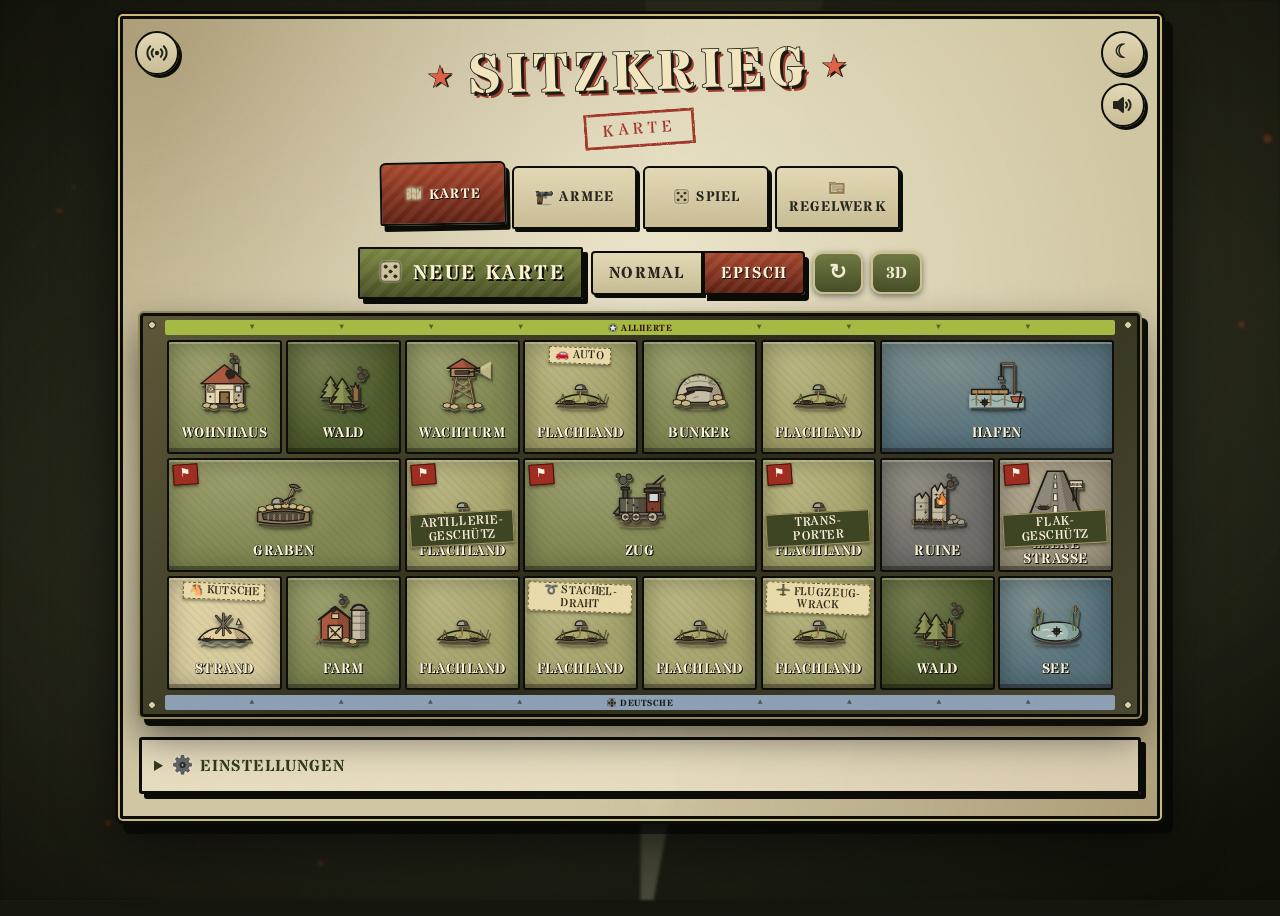
<file: index.html>
<!doctype html>
<html lang="de">
<head>
<meta charset="utf-8">
<meta name="referrer" content="strict-origin-when-cross-origin">
<meta name="viewport" content="width=device-width, initial-scale=1, viewport-fit=cover">
<meta name="theme-color" content="#1b1e14">
<meta name="mobile-web-app-capable" content="yes">
<meta name="apple-mobile-web-app-capable" content="yes">
<meta name="apple-mobile-web-app-status-bar-style" content="black-translucent">
<meta name="apple-mobile-web-app-title" content="Sitzkrieg">
<title>Sitzkrieg</title>
<script>
(function(){ var t=null; try{ t=localStorage.getItem('sitzkrieg-theme'); }catch(e){}
  if(t!=='light'&&t!=='dark') t=(window.matchMedia&&matchMedia('(prefers-color-scheme: dark)').matches)?'dark':'light';
  document.documentElement.setAttribute('data-theme',t);
  // 3D-Figuren kommen gleich: alte Zeichnungen bis dahin nicht zeigen (Notfall: nach 12 s doch)
  if(window.WebGLRenderingContext){ document.documentElement.classList.add('lego3d-wait'); setTimeout(function(){ document.documentElement.classList.remove('lego3d-wait'); },12000); } })();
</script>
<!-- Schriften fest eingebettet (SIL Open Font License): Stardos Stencil, Special Elite, Courier Prime -->
<link rel="stylesheet" href="css/schriften.css?v=d0f53fa5cb">
<link rel="stylesheet" href="css/basis.css?v=da717d893f">
<link rel="stylesheet" href="css/app.css?v=977f86b38e">

<link rel="stylesheet" href="css/spiel.css?v=8737e1f7e6">
<link rel="stylesheet" href="css/krass.css?v=b1cbb3d17f">
<link rel="stylesheet" href="css/lego3d.css?v=97c9703e05">
</head>
<body>
<svg width="0" height="0" style="position:absolute" aria-hidden="true"><defs>
<pattern id="hz-dk" width="3" height="3" patternUnits="userSpaceOnUse" patternTransform="rotate(45)"><rect width="3" height="3" fill="#5c5142"/><line x1="0" y1="0" x2="0" y2="3" stroke="#1f1a14" stroke-width="1.1"/></pattern>
<pattern id="hz-de" width="3" height="3" patternUnits="userSpaceOnUse" patternTransform="rotate(45)"><rect width="3" height="3" fill="#a3a08c"/><line x1="0" y1="0" x2="0" y2="3" stroke="#3a3328" stroke-width=".8"/></pattern>
<pattern id="hz-al" width="3" height="3" patternUnits="userSpaceOnUse" patternTransform="rotate(45)"><rect width="3" height="3" fill="#b1a274"/><line x1="0" y1="0" x2="0" y2="3" stroke="#3a3328" stroke-width=".8"/></pattern>
<pattern id="hz-vde" width="4" height="4" patternUnits="userSpaceOnUse" patternTransform="rotate(45)"><rect width="4" height="4" fill="#b39d68"/><line x1="0" y1="0" x2="0" y2="4" stroke="#3a3328" stroke-width="1"/></pattern>
<pattern id="hz-val" width="4" height="4" patternUnits="userSpaceOnUse" patternTransform="rotate(45)"><rect width="4" height="4" fill="#8e8656"/><line x1="0" y1="0" x2="0" y2="4" stroke="#2a2a1c" stroke-width="1"/></pattern>
</defs></svg>

<main id="top">
  <div class="vol" id="vol">
    <button class="sec vol-btn" id="vol-btn" type="button" aria-label="Lautstärke" title="Lautstärke"><svg viewBox="0 0 24 24" aria-hidden="true">
      <path d="M3 9h4l5-4v14l-5-4H3z" class="spk"/><path class="w1" d="M15 9.5a3.5 3.5 0 0 1 0 5"/><path class="w2" d="M17.5 7a7 7 0 0 1 0 10"/><path class="mx" d="M15.5 9.5l5 5M20.5 9.5l-5 5"/></svg></button>
    <div class="vol-pop"><span class="vp-lbl">Töne</span><input type="range" id="vol-r" min="0" max="100" step="5" aria-label="Lautstärke der Töne"><output id="vol-o"></output></div>
    <div class="mu-pop" id="mu-pop" aria-label="Musik">
      <div class="np-head">♪ Musik</div>
      <div class="mu-row"><input id="mu-url" type="url" placeholder="YouTube-Playlist-Link" autocomplete="off" spellcheck="false" enterkeyhint="go"><button class="sec" id="mu-load" type="button">Laden</button></div>
      <div class="mu-player"><div id="mu-player"></div><div class="mu-empty" id="mu-empty">Link einer Playlist oder eines Videos einfügen</div></div>
      <div class="mu-now" id="mu-now"></div>
      <label class="mu-vol"><span>Musik</span><input type="range" id="mu-vol" min="0" max="100" step="1" aria-label="Lautstärke der Musik"><output id="mu-vol-o"></output></label>
      <div class="mu-ctl">
        <button class="sec" id="mu-prev" type="button" aria-label="Vorheriges">⏮</button>
        <button class="sec" id="mu-play" type="button" aria-label="Abspielen/Pause">▶</button>
        <button class="sec" id="mu-next" type="button" aria-label="Nächstes">⏭</button>
        <button class="sec" id="mu-shuf" type="button" aria-label="Zufällige Reihenfolge" title="Zufällige Reihenfolge">⤮</button>
      </div>
    </div>
  </div>
  <button id="net-btn" class="sec" type="button" aria-pressed="false" aria-label="Online-Lobby an/aus" title="Online-Lobby: zwei Geräte live verbinden"><svg viewBox="0 0 24 24" aria-hidden="true"><circle cx="12" cy="12" r="2.2"/><path d="M8.2 8.2a5.4 5.4 0 0 0 0 7.6M15.8 8.2a5.4 5.4 0 0 1 0 7.6M5.2 5.2a9.6 9.6 0 0 0 0 13.6M18.8 5.2a9.6 9.6 0 0 1 0 13.6"/></svg><i class="net-dot"></i></button>
  <div class="net-pop" id="net-pop" hidden role="dialog" aria-label="Online-Lobby">
    <div class="np-head">Online-Lobby</div>
    <label class="np-sw"><input type="checkbox" id="lb-enable"> <span>Lobby-Funktion an</span></label>
    <div class="lb-on" id="lb-on" hidden>
      <div class="np-code"><span class="lb-dot" id="lb-status" title=""></span><b class="lb-code" id="lb-code">––––</b></div>
      <div class="np-seg" role="group" aria-label="Meine Seite"><button class="sec" data-me="de">Deutsche</button><button class="sec" data-me="al">Alliierte</button></div>
    </div>
    <div class="lb-off" id="lb-off">
      <input id="lb-in" maxlength="4" placeholder="CODE" autocomplete="off" spellcheck="false" aria-label="Code vom Freund" enterkeyhint="go">
      <button class="sec" id="lb-join">Beitreten</button>
    </div>
  </div>
  <button id="theme" class="sec" type="button" aria-label="Tag/Nacht umschalten" title="Tag/Nacht umschalten">☾</button>
  <h1>Sitzkrieg</h1>
  <p class="sub" id="sub">Karte</p>
  <nav class="tabs" role="tablist">
    <button role="tab" class="sec" data-tab="gen" id="t-gen">🗺️ Karte</button>
    <button role="tab" class="sec" data-tab="mission" id="t-mission">⚔️ Armee</button>
    <button role="tab" class="sec" data-tab="spiel" id="t-spiel">🎲 Spiel</button>
    <button role="tab" class="sec" data-tab="regeln" id="t-regeln">📜 Regelwerk</button>
  </nav>
  <div class="lb-toast" id="lb-toast" aria-live="polite"></div>
  <section id="tab-gen" class="tabpane">
  <div class="bar">
    <button id="gen" class="big">🎲 Neue Karte</button>
    <select id="size" hidden>
      <option value="3x6">Normal (3×6)</option>
      <option value="3x8" selected>Episch (3×8)</option>
    </select>
    <div class="seg" role="group" aria-label="Kartengröße">
      <button class="sec" data-size="3x6">Normal</button>
      <button class="sec" data-size="3x8">Episch</button>
    </div>
    <button class="sec" id="rot">↻ Drehen</button>
  </div>
  <div id="msg"></div>
  <div class="stats" id="stats"></div>
  <div class="mapmission" id="mapmission" hidden>
    <span class="mm-txt" id="mm-txt"></span>
  </div>
  <div id="map"></div>

  <details class="noprint settings">
    <summary>⚙️ Einstellungen</summary>
    <div class="sgrid">
      <section class="sgroup sg-g">
        <h3>🌲 Grün <span class="ssum" id="sum-g"></span></h3>
        <div class="slist" id="pool-g"></div>
      </section>
      <section class="sgroup sg-b">
        <h3>🏚️ Stadt <span class="ssum" id="sum-b"></span></h3>
        <div class="slist" id="pool-b"></div>
        <h3 class="sub2">📏 Stadtgröße pro Karte</h3>
        <div class="slist" id="bsize"></div>
      </section>
    </div>
    <section class="sgroup ext-g"><div class="slist" id="ext-set"></div></section>
    <div class="sfoot"><button class="sec" id="reset">↺ Standard wiederherstellen</button></div>
  </details>

  </section>
  <section id="tab-mission" class="tabpane" hidden>
    <div class="bar mbar">
      <button id="army-gen" class="big">🎲 Zufällige Armeen</button>
    </div>
    <div class="armies">
      <section class="army" id="army-de"></section>
      <section class="army" id="army-al"></section>
    </div>
    <details class="noprint settings army-settings">
      <summary>⚙️ Einstellungen</summary>
      <div class="veh-filter"><div class="seg flyer gen-tg" role="group" aria-label="Anzahl Fahrzeuge"><span class="flyer-lbl">Fahrzeuge</span><button class="sec" data-vn="0">0</button><button class="sec" data-vn="1">1</button><button class="sec" data-vn="2">2</button><button class="sec" data-vn="3">3</button></div></div>
      <div class="veh-filter gen-filter"><div class="seg flyer gen-tg" role="group" aria-label="Anzahl Generäle"><span class="flyer-lbl">★ Generäle</span><button class="sec" data-gen="0">0</button><button class="sec" data-gen="1">1</button><button class="sec" data-gen="2">2</button><button class="sec" data-gen="3">3</button></div></div>
      <div class="veh-filter gen-filter"><div class="seg flyer fair gen-tg fair-tg" role="group" aria-label="Faire Armeen"><span class="flyer-lbl">Faire Armeen</span><button class="sec" data-fair="1">Ja</button><button class="sec" data-fair="0">Nein</button></div></div>
    </details>
    <details class="pool-info">
      <summary>📋 Vorrat (für jeden Spieler gleich)</summary>
      <div class="pool-cols">
        <div><b>Fahrzeuge</b><ul id="pool-veh"></ul></div>
        <div><b>Spezialeinheiten</b><ul id="pool-spec"></ul></div>
      </div>
    </details>
  </section>
  <section id="tab-spiel" class="tabpane" hidden></section>
  <section id="tab-regeln" class="tabpane" hidden>
  <div id="regelwerk">

    <div class="rw-search"><input type="search" id="rw-q" placeholder="🔎 Regel suchen …" autocomplete="off" spellcheck="false" aria-label="Im Regelwerk suchen"><span class="rw-n" id="rw-n" aria-live="polite"></span></div>
    <p class="rw-none" id="rw-none" hidden>Nichts gefunden.</p>

    <nav class="toc" aria-label="Inhalt">
      <details>
        <summary>📜 Inhalt <small id="toc-count"></small></summary>
        <ol id="toc"></ol>
      </details>
    </nav>

    <article class="rcard" id="zugabfolge">
      <h2>Zugabfolge</h2>
      <ol class="steps">
        <li><b>Aktivieren:</b> Drücke in der App auf den Weiter-Pfeil und aktiviere den angezeigten Trupp.</li>
        <li><b>Aktionen:</b> Der aktivierte Trupp darf in beliebiger Reihenfolge:
          <ul><li>sich bewegen</li><li>schießen</li></ul></li>
      </ol>
      <p>Die Reihenfolge ist frei, aber eine begonnene Bewegung oder ein begonnener Angriff muss vollständig ausgeführt werden. Eine Bewegung kann also nicht „aufgespart“ oder „unterbrochen“ werden. In unwegsamem Gelände bewegen sich Trupps und Fahrzeuge nur halb so weit. Wer sich auf oder durch ein passendes Minenfeld oder Feuer bewegt hat, macht direkt nach der Bewegung einen entsprechenden Durchschlagswurf.</p>
      <p><b>Rundenende:</b> Rauch und Feuer klingen ab (siehe <a href="#rauch">Rauch</a> und <a href="#feuer">Feuer</a>) und die <a href="#missionsziele">Sondereffekte der Missionsziele</a> werden abgehandelt.</p>
    </article>

    <article class="rcard" id="rundenaktivierungen">
      <h2>Rundenaktivierungen</h2>
      <p>Jede Einheit wird pro Runde <b>genau einmal</b> aktiviert. Das Aktivierungsdeck in der App enthält dafür pro Armee eine Karte für</p>
      <ul><li>jeden Gewehrschützen-Trupp,</li><li>jede einzelne Spezialeinheit und</li><li>jedes Fahrzeug.</li></ul>
      <p>Das Deck wird jede Runde neu gemischt. Die App deckt abwechselnd eine deutsche und eine alliierte Aktivierung auf. Sind alle durch, beginnt nach dem Rundenende eine neue Runde.</p>
    </article>

    <article class="rcard" id="truppenzusammensetzung">
      <h2>Truppenzusammensetzung</h2>
      <div class="tw"><table class="rt">
        <thead><tr><th>Kartengröße</th><th>Spezialtrupps</th><th>Gewehrschützen-Trupps</th><th>Fahrzeuge</th></tr></thead>
        <tbody><!-- wird aus js/regeln.js erzeugt --></tbody>
      </table></div>
      <p>Ein Gewehrschützen-Trupp besteht aus 5 Gewehrschützen. Ein Spezialtrupp ist eine einzelne <a href="#spezialeinheiten">Spezialeinheit</a>.</p>
    </article>

    <article class="rcard" id="bewegung">
      <h2>Bewegung</h2>
      <p>Ein aktivierter Trupp darf zwei Dinge ausführen: Diese sind sich zu <b>Bewegen</b> und/oder zu <b>Schießen</b>.</p>
      <p>Die Reihenfolge davon ist jedoch egal, aber eine Bewegung oder eine Schießen-Aktion muss vollständig beendet sein (man kann somit auch keine Bewegung „aufsparen“ oder „unterbrechen“). Durch unwegsames Gelände bewegen sich Truppen und Fahrzeuge nur genau halb so weit. Zudem muss jede Einheit und jedes Fahrzeug nach seiner Bewegung sofort einen Durchschlagswurf vollziehen, falls sie sich auf oder durch einen passenden Minentyp oder Feuer bewegt haben. Jeder Trupp darf pro Runde nur 1 mal aktiviert werden.</p>
    </article>

    <article class="rcard" id="angreifen">
      <h2>Angreifen</h2>
      <p>Ein Angriff läuft in diesen Schritten ab:</p>
      <ol class="steps">
        <li><b>Waffe wählen</b><br>Waffe des Trupps mit ihren Kampfwerten festlegen.</li>
        <li><b>Ziel wählen</b><br>Feindlichen Trupp, Gebäude, Stellung oder ein anderes Ziel in Reichweite der Waffe wählen.</li>
        <li><b>Trefferwurf / Abweichwurf</b><br>So viele W6 werfen, wie die Waffe angibt (Erleichterung und Erschwernis laut <a href="#treffertabelle">Treffertabelle</a>). Werden eine oder mehrere Scheiben benutzt, ersetzt der Abweichwurf den Trefferwurf (siehe <a href="#scheiben">Kl. / Gr. Scheibe</a>).</li>
        <li><b>Durchschlagswurf</b><br>Jeder W6, der getroffen hat, wird noch einmal geworfen. Ob die Panzerung durchschlagen wird, steht in der <a href="#durchschlagstabelle">Durchschlagstabelle</a>.</li>
        <li><b>Verluste abhandeln</b><br>Jeder Durchschlag schaltet einen Gewehrschützen aus oder fügt einer Spezialeinheit bzw. einem Fahrzeug einen Schaden zu (siehe <a href="#lebenspunkte">Lebenspunkte</a> und <a href="#fahrzeugschaden">Fahrzeugschaden</a>).</li>
      </ol>
    </article>

    <article class="rcard" id="infanterie">
      <h2>Infanterie</h2>
      <p>Jeder Infanterietrupp hat eine Bewegungsreichweite von <b>1</b> und eine Panzerung von <b>0</b>.</p>
    </article>

    <article class="rcard" id="gelaende">
      <h2>Unwegsames Gelände</h2>
      <p>Durch unwegsames Gelände bewegen sich Truppen und Fahrzeuge nur genau halb so weit.</p>
    </article>

    <article class="rcard" id="spezialeinheiten">
      <h2>Spezialeinheiten</h2>
      <p>Jede Spezialeinheit erhält eine der folgenden Ausrüstungen:</p>
      <ul class="cols">
        <li>Scharfschützengewehr</li><li>Maschinengewehr</li><li>Flammenwerfer</li><li>Schrotflinte</li><li>Mörser</li><li>Panzerfaust</li>
        <li>Granaten (und 2 Rauchgranaten und 1 Pistole)</li>
        <li>Minen (1 Panzermine, 2 Personenminen und 1 Nahkampfwaffe)</li>
        <li>Medikit (und 1 Pistole)</li><li>Mechaniker (und 1 Pistole)</li>
        <li>General (1 Generalsfähigkeit und 1 Pistole)</li>
      </ul>
    </article>

    <article class="rcard" id="lebenspunkte">
      <h2>Lebenspunkte der Spezialeinheiten</h2>
      <p>Jede Spezialeinheit hat <b>5 Lebenspunkte</b>. Ein Spezialtrupp besteht nur aus dieser einen Einheit. Sie kann sich bewegen und angreifen wie jeder andere Trupp, hält aber mehr aus als ein Gewehrschütze: Jeder Schaden kostet einen Lebenspunkt, erst beim letzten fällt sie.</p>
    </article>

    <article class="rcard" id="general">
      <h2>General</h2>
      <p>Jeder General hat eine Pistole und eine Generalsfähigkeit. Zu Spielbeginn bekommt er eine der folgenden Fähigkeiten:</p>
      <dl class="abil"><!-- wird aus js/regeln.js erzeugt --></dl>
    </article>

    <article class="rcard" id="minenleger">
      <h2>Minenleger</h2>
      <p>Der Minenleger hat eine Pistole, 2 Personenminen und 1 Panzermine. Zum Verlegen wird der Marker der jeweiligen Minenart in beliebiger Ausrichtung in Nahkampfweite an die Figur gelegt; der ganze Marker gilt als vermint. Betritt oder durchquert eine passende feindliche Einheit (Infanterie bei Personenminen, Fahrzeug bei Panzerminen) das Minenfeld, würfelt sie direkt nach ihrer Bewegung einmal Schaden laut Waffentabelle aus.</p>
    </article>

    <article class="rcard" id="flammenwerfer">
      <h2>Flammenwerfer</h2>
      <p>Zum Angriff wird der Feuermarker in beliebiger Ausrichtung in Nahkampfweite an die Figur gelegt. Alles darunter ist sofort getroffen und steht in Flammen (siehe <a href="#feuer">Feuer</a>). Der Durchschlagswurf folgt laut Waffentabelle.</p>
    </article>

    <article class="rcard" id="medikit">
      <h2>Medikit</h2>
      <p>Erleidet ein Infanterietrupp in Nahkampfreichweite der Figur mit Medikit Verluste, wirft der Spieler pro Verlust einen W6. Ist mindestens eine gerade Zahl dabei, wird einer der Verluste verhindert (höchstens 1 pro Angriff).</p>
    </article>

    <article class="rcard" id="mechaniker">
      <h2>Mechaniker</h2>
      <p>Erhält ein Fahrzeug in Nahkampfreichweite des Mechanikers Schaden, wird das genauso abgehandelt wie beim Medikit: pro Schaden ein W6, bei mindestens einer geraden Zahl wird ein Schaden verhindert (höchstens 1 pro Angriff).</p>
    </article>

    <article class="rcard" id="scheiben">
      <h2>Kl. Scheibe und Gr. Scheibe</h2>
      <p>Braucht ein Angriff eine Scheibe, wird sie über das Ziel gelegt und ein W20 geworfen. Dieser Abweichwurf ersetzt den Trefferwurf.</p>
      <div class="dice"><div><b>W20: 1–8</b><span>Daneben: von Norden aus im 45°-Winkel um 1 Scheibenlänge verschieben (an der Kante anlegen)</span></div><div><b>W20: 9–20</b><span>Genauer Treffer</span></div></div>
      <p>Flammenwerfer, Schrotflinte und Minen weichen nie ab.</p>
    </article>


    <article class="rcard" id="deckung">
      <h2>Deckung</h2>
      <p>Um eine Deckung zu nutzen, muss eine Einheit direkt daneben, dazwischen oder drin stehen.</p>
    </article>

    <article class="rcard" id="konzentration">
      <h2>Konzentration</h2>
      <p>Eine Einheit, die lediglich einen einzigen Würfel als Angriffswurf nutzt, erhält immer einen Konzentrationsbonus beim Trefferwurf. Einheiten mit Waffen, die diesen Bonus erhalten, sind: Panzerfaust, Scharfschütze, Fahrzeuge, die mit AP-Munition feuern.</p>
    </article>

    <article class="rcard" id="mehrere-scheiben">
      <h2>Mehrere Scheiben mit einem Angriff</h2>
      <p>Werden bei einem Trefferwurf mehrere Scheiben ermöglicht, so werden diese jeweils einzeln mit einem W20 beim Trefferwurf ausgewürfelt, ob sie noch verschoben werden. Jede Einheit kann nur maximal 1 mal getroffen werden, selbst wenn sich die Scheiben überschneiden würden.</p>
    </article>


    <article class="rcard" id="hochexplosiv">
      <h2>Hochexplosive Munition</h2>
      <p>Mit Sprengmunition, die beim Trefferwurf eine Kl. oder Gr. Scheibe bzw. einen Marker nutzt (außer Minen, Schrotflinten und Rauchgranaten), können Deckungen, Mauern und ganze Gebäude zerstört werden.</p>
    </article>

    <article class="rcard" id="einsturz">
      <h2>Einsturz</h2>
      <p>Stürzt ein Gebäude oder eine Stellung komplett ein, sind alle Einheiten und Fahrzeuge darin automatisch getroffen. Der Durchschlagswurf erfolgt mit Durchschlag 3.</p>
    </article>

    <article class="rcard" id="feuer">
      <h2>Feuer</h2>
      <p>Am Ende jeder Runde ist jede Einheit und jedes Fahrzeug im Feuer automatisch getroffen. Der Durchschlagswurf erfolgt mit Durchschlag 3. Ein Feuer geht erst nach dem Ende der nächsten Runde aus (nicht der laufenden). Wer einen brennenden Bereich betritt, macht sofort einen Durchschlagswurf (wie bei Minen).</p>
    </article>

    <article class="rcard" id="rauch">
      <h2>Rauch</h2>
      <p>Wer in, durch oder auf einen Bereich mit Rauch angreift, bekommt beim Trefferwurf eine Erschwernis von 1. Der Rauch verzieht sich erst nach dem Ende der nächsten Runde (nicht der laufenden).</p>
    </article>

    <article class="rcard" id="tod-von-oben">
      <h2>Tod von oben</h2>
      <p>Mörser- und Grenadierangriffe machen ihren Schaden von oben.</p>
    </article>

    <article class="rcard" id="panzer">
      <h2>Panzer</h2>
      <p>Panzer können, wenn sie aktiviert werden, mit ihrem Turmgeschütz (mit einem Munitionstyp ihrer Wahl) schießen, sowie zusätzlich auch das MG nach vorne benutzen.</p>
      <p>Zudem können sie sich 1 mal bewegen. Daher könnten sie beispielsweise mit dem Turmgeschütz schießen, sich dann bewegen und im Anschluss noch das MG benutzen (oder andersrum). Panzer ignorieren den Nachteil von unwegsamem Gelände.</p>
    </article>

    <article class="rcard" id="plaetten">
      <h2>Plätten</h2>
      <p>Die leichten und schweren Panzer können mit ihrer Fähigkeit Plätten praktisch alles über den Haufen fahren, was ihnen in den Weg kommt. Lediglich andere Panzer und unzerstörbares Gelände können nicht durchfahren werden. Wenn ein Panzer etwas durchfährt, so nimmt er dadurch keinerlei Schaden (außer bei Panzerminen). Jede Einheit, die von einem Panzer überfahren werden würde, hat ein einziges Mal die Chance, noch aus dem Weg zu hechten. Dazu wird je Einheit ein Würfel geworfen, bei einer geraden Zahl überlebt diese Einheit und wird so weit zur Seite des Panzers bewegt, dass sie gerade so nicht überfahren wird. Eigene Einheiten werden verschont.</p>
    </article>

    <article class="rcard" id="fahrzeuge">
      <h2>Fahrzeuge</h2>
      <p>Fahrer und Besatzung bleiben immer im Fahrzeug.</p>
    </article>

    <article class="rcard" id="missionsziele">
      <h2>Sondereffekte der Missionsziele</h2>
      <p>Am Ende jeder Runde wird für jedes gehaltene Missionsziel ein Sondereffekt ermittelt:</p>
      <ol class="steps">
        <li>Zähle die Trupps jeder Seite, die das Missionsziel halten (pro Seite höchstens 3), und bilde die Differenz.</li>
        <li>Die Seite mit mehr Trupps wirft so viele W6, wie die Differenz beträgt.</li>
        <li>Nur das höchste Ergebnis zählt: <b>1–3</b> nichts passiert, <b>4–5</b> Zieleffekt, <b>6</b> Übereffekt (siehe <a href="#missionsziel-tabelle">Missionsziel-Tabelle</a>).</li>
      </ol>
    </article>

    <article class="rcard" id="missionsziel-tabelle">
      <h2>Missionsziel-Tabelle</h2>
      <div class="tw"><table class="rt">
        <thead><tr><th>Ort</th><th>Zieleffekt (4–5)</th><th>Übereffekt (6)</th></tr></thead>
        <tbody><!-- wird aus js/regeln.js erzeugt --></tbody>
      </table></div>
    </article>

    <article class="rcard" id="flexible-missionsziele">
      <h2>Flexible Missionsziele</h2>
      <p>Auf manchen Feldern können zusätzlich flexible Missionsziele erscheinen. Das Feld wird dadurch zum Missionsziel.</p>
      <div class="vgrid">
        <div><b>Mögliche Felder</b><ul><li>Flachland</li><li>Strand</li><li>Leere Straße</li><li>Ruine</li></ul></div>
        <div><b>Mögliche Missionsziele</b><ul><!-- wird aus js/regeln.js erzeugt --></ul></div>
      </div>
    </article>

    <article class="rcard" id="felderweiterung">
      <h2>Felderweiterungen</h2>
      <p>Ein Feld, auf dem ein flexibles Missionsziel hätte erscheinen können, aber keines erschienen ist, kann zu Spielbeginn eine der folgenden Erweiterungen bekommen (jede höchstens 1 mal pro Spielplan). Auf einer normalen Karte gibt es 0–3, auf einer epischen Karte 0–5 Felderweiterungen (zufällig) – die Höchstzahl stellst du bei <b>Karte → Einstellungen</b> ein:</p>
      <ul><!-- wird aus js/regeln.js erzeugt --></ul>
    </article>

    <article class="rcard" id="stacheldraht">
      <h2>Stacheldraht</h2>
      <p>Ein Feld mit Stacheldraht zu betreten oder zu durchqueren zählt wie das Betreten eines Minenfeldes mit Personenminen. Außerdem gilt das ganze Feld als unwegsames Gelände.</p>
    </article>

    <article class="rcard" id="flugzeugwrack">
      <h2>Flugzeugwrack</h2>
      <p>Das Flugzeugwrack gibt Deckung. Außerdem liegt auf dem ganzen Feld dauerhaft Rauch.</p>
    </article>

    <article class="rcard" id="abtruennige">
      <h2>Abtrünnige</h2>
      <p>Die Abtrünnigen sind zwei Trupps mit je 7 Gewehrschützen, die keinem Spieler gehören. Der 1. Abtrünnigen-Trupp hat immer die meisten Einheiten.</p>
      <ol class="steps">
        <li>Der 1. Trupp greift einen Trupp des Spielers an, der die meisten Trupps auf oder angrenzend an ihrem Feld hat. Der Gegner dieses Spielers wählt das genaue Ziel und würfelt Treffer- und Durchschlagswurf.</li>
        <li>Danach greift der 2. Trupp einen angrenzenden Trupp des anderen Spielers an; diesmal wählt und würfelt der andere Spieler.</li>
      </ol>
      <p>Gibt es nur noch einen Abtrünnigen-Trupp, entfällt der 2. Angriff.</p>
    </article>

    <article class="rcard" id="spielaufbau">
      <h2>Spielaufbau und Topografie festlegen</h2>
      <p>Zu Spielbeginn sollten beide Spieler genau festlegen, was auf dem Spielfeld genau Deckung gibt, zerstörbar und unzerstörbar ist, wie genau eine Sichtlinie definiert wird, was unwegsames Gelände ist, und was als erhöhte oder niedrige Position zählt. Zudem wird festgelegt, wo auf der Karte Norden ist (eine Ecke oder Kante des Spielfelds). Dann wird noch bestimmt, wo jeder Spieler startet und wie viele Einheiten jedes Typs im Spiel sein dürfen. Dann legt noch jeder Spieler seine Armee und Einheiten fest. Zudem müssen die genaue Fähigkeit jedes Generals bestimmt werden.</p>
    </article>

    <article class="rcard" id="ausmasse">
      <h2>Ausmaße</h2>
      <p>Für Angriff und Bewegung gibt es diese Schablonen:</p>
      <div class="tw"><table class="rt">
        <thead><tr><th>Schablone</th><th>Länge / Durchmesser</th></tr></thead>
        <tbody>
          <tr><td>Reichweite 1</td><td>20 cm</td></tr>
          <tr><td>Reichweite 2</td><td>40 cm</td></tr>
          <tr><td>Reichweite 3</td><td>60 cm</td></tr>
          <tr><td>Kl. Scheibe</td><td>10 cm Ø</td></tr>
          <tr><td>Gr. Scheibe</td><td>20 cm Ø</td></tr>
        </tbody>
      </table></div>
    </article>

    <article class="rcard" id="nahkampf">
      <h2>Nahkampf</h2>
      <p>Nahkampfreichweite bedeutet, dass die Einheit ihr Ziel unmittelbar berühren können muss.</p>
    </article>

    <article class="rcard" id="aktivierung-geht-nicht">
      <h2>Aktivierung geht nicht</h2>
      <p>Kann eine aufgedeckte Aktivierung nicht ausgeführt werden, weil die Seite keine passende Einheit oder kein Fahrzeug dieser Art mehr hat, verfällt sie. Einfach weiter zur nächsten.</p>
    </article>

    <article class="rcard" id="spielende">
      <h2>Spielende</h2>
      <p>Das Spiel endet sofort, sobald eine Seite nur noch <b>3 Trupps</b> hat.</p>
    </article>

    <article class="rcard" id="waffen">
      <h2>Waffen</h2>
      <div class="tw"><table class="rt wt">
        <thead><tr><th>Name</th><th>Reich&shy;weite</th><th>Treffer&shy;wurf</th><th><span class="lg">Panzer&shy;durchschlag</span><span class="sm">Durch&shy;schlag</span></th></tr></thead>
        <tbody><!-- wird aus js/regeln.js erzeugt --></tbody>
      </table></div>
    </article>

    <article class="rcard vehicle" id="schwerer-panzer">
      <h2>Schwerer Panzer</h2>
      <div class="vgrid">
        <div class="tw"><table class="rt kv">
          <tr><th>Bewegungsreichweite</th><td>1</td></tr>
          <tr><th>Wannendrehung</th><td>45°</td></tr>
          <tr><th>Turmdrehung</th><td>45°</td></tr>
          <tr><th>Spezialeffekt</th><td>Plätten, MG nach vorne feuern</td></tr>
        </table></div>
        <div class="armor" data-f="4" data-s="3" data-r="2"></div>
      </div>
      <div class="tw"><table class="rt wt">
        <thead><tr><th>Turmgeschütz</th><th>Reich&shy;weite</th><th>Treffer&shy;wurf</th><th><span class="lg">Panzer&shy;durchschlag</span><span class="sm">Durch&shy;schlag</span></th></tr></thead>
        <tbody><tr><td>HE</td><td>3</td><td>Gr. Scheibe</td><td>1</td></tr><tr><td>AP</td><td>3</td><td>1</td><td>4</td></tr></tbody>
        <thead><tr><th>Maschinengewehr</th><th></th><th></th><th></th></tr></thead>
        <tbody><tr><td>MG</td><td>2</td><td>5</td><td>1</td></tr></tbody>
      </table></div>
    </article>

    <article class="rcard vehicle" id="leichter-panzer">
      <h2>Leichter Panzer</h2>
      <div class="vgrid">
        <div class="tw"><table class="rt kv">
          <tr><th>Bewegungsreichweite</th><td>2</td></tr>
          <tr><th>Wannendrehung</th><td>90°</td></tr>
          <tr><th>Turmdrehung</th><td>90°</td></tr>
          <tr><th>Spezialeffekt</th><td>Plätten, MG nach vorne feuern</td></tr>
        </table></div>
        <div class="armor" data-f="3" data-s="2" data-r="1"></div>
      </div>
      <div class="tw"><table class="rt wt">
        <thead><tr><th>Turmgeschütz</th><th>Reich&shy;weite</th><th>Treffer&shy;wurf</th><th><span class="lg">Panzer&shy;durchschlag</span><span class="sm">Durch&shy;schlag</span></th></tr></thead>
        <tbody><tr><td>HE</td><td>3</td><td>Kl. Scheibe</td><td>1</td></tr><tr><td>AP</td><td>3</td><td>1</td><td>3</td></tr></tbody>
        <thead><tr><th>Maschinengewehr</th><th></th><th></th><th></th></tr></thead>
        <tbody><tr><td>MG</td><td>2</td><td>5</td><td>1</td></tr></tbody>
      </table></div>
    </article>

    <article class="rcard vehicle" id="kraftrad">
      <h2>Kraftrad</h2>
      <div class="vgrid">
        <div class="tw"><table class="rt kv">
          <tr><th>Bewegungsreichweite</th><td>3</td></tr>
          <tr><th>Fahrzeugdrehung</th><td>180°</td></tr>
          <tr><th>Spezialeffekt</th><td>nach vorne feuern</td></tr>
        </table></div>
        <div class="armor" data-f="1" data-s="1" data-r="1"></div>
      </div>
      <div class="tw"><table class="rt wt">
        <thead><tr><th>Maschinengewehr</th><th>Reich&shy;weite</th><th>Treffer&shy;wurf</th><th><span class="lg">Panzer&shy;durchschlag</span><span class="sm">Durch&shy;schlag</span></th></tr></thead>
        <tbody><tr><td>MG</td><td>2</td><td>10</td><td>1</td></tr></tbody>
      </table></div>
    </article>

    <article class="rcard vehicle" id="kampfflieger-werte">
      <h2>Kampfflieger</h2>
      <div class="vgrid">
        <div class="tw"><table class="rt wt">
          <thead><tr><th>Bewaffnung</th><th>Reich&shy;weite</th><th>Treffer&shy;wurf</th><th><span class="lg">Panzer&shy;durchschlag</span><span class="sm">Durch&shy;schlag</span></th></tr></thead>
          <tbody><tr><td>Bombe</td><td>1</td><td>Gr. Scheibe</td><td>3</td></tr><tr><td>Luftschlag-MGs</td><td>1</td><td>4 Kl. Scheiben in einer Linie</td><td>1</td></tr></tbody>
        </table></div>
        <div class="armor no-nums" data-f="1" data-s="1" data-r="1" aria-hidden="true"></div>
      </div>
    </article>

    <article class="rcard" id="treffertabelle">
      <h2>Treffertabelle</h2>
      <div class="tw"><table class="rt kv">
        <tr><th>Normalwert</th><td><b class="big">5+</b></td></tr>
        <tr><th>Bonus</th><td>Erhöhte Position, Nicht bewegt, Fahrzeugbonus, Konzentration</td></tr>
        <tr><th>Malus</th><td>Gegner in Deckung, Rauch</td></tr>
      </table></div>
    </article>

    <article class="rcard" id="durchschlagstabelle">
      <h2>Durchschlagstabelle</h2>
      <div class="tw"><table class="rt grid">
        <thead><tr><th class="corner"><span>Panzerung →</span><span>Angriff ↓</span></th><th>0</th><th>1</th><th>2</th><th>3</th><th>4</th></tr></thead>
        <tbody>
          <tr><th>0</th><td>5+</td><td>6</td><td class="x">X</td><td class="x">X</td><td class="x">X</td></tr>
          <tr><th>1</th><td>4+</td><td>5+</td><td>6</td><td class="x">X</td><td class="x">X</td></tr>
          <tr><th>2</th><td>3+</td><td>4+</td><td>5+</td><td>6</td><td class="x">X</td></tr>
          <tr><th>3</th><td>2+</td><td>3+</td><td>4+</td><td>5+</td><td>6</td></tr>
          <tr><th>4</th><td>1+</td><td>2+</td><td>3+</td><td>4+</td><td>5+</td></tr>
        </tbody>
      </table></div>
    </article>

    <article class="rcard" id="fahrzeugschaden">
      <h2>Fahrzeugschaden</h2>
      <div class="tw"><table class="rt kv">
        <tr><th>6</th><td><b>Explosion!</b></td></tr>
        <tr><th>5</th><td>Turm schussunfähig / Rauch</td></tr>
        <tr><th>4</th><td>MG schussunfähig / Rauch</td></tr>
        <tr><th>3</th><td>Fahrunfähig</td></tr>
        <tr><th>2</th><td>Panzerung reduziert</td></tr>
        <tr><th>1</th><td>Rauch</td></tr>
      </table></div>
      <p>Bei einer Explosion ist das Fahrzeug sofort komplett zerstört und die Gr. Scheibe wird mittig auf das Fahrzeug gelegt. Der Schaden ermittelt sich wie folgt:</p>
      <div class="tw"><table class="rt wt">
        <thead><tr><th></th><th>Treffer&shy;wurf</th><th><span class="lg">Panzer&shy;durchschlag</span><span class="sm">Durch&shy;schlag</span></th></tr></thead>
        <tbody><tr><td>Explosion</td><td>Gr. Scheibe</td><td>1</td></tr></tbody>
      </table></div>
      <p>Ein Fahrzeug hält einem Schaden bei einer gewürfelten 1, 2, 3, 4 oder 5 stand. Erhält das Fahrzeug noch einen weiteren Schaden, so wird noch einmal gewürfelt, was dem Fahrzeug genau widerfährt (könnte noch explodieren), und dann ist es aus dem Spiel (dient noch als Deckung).</p>
    </article>

    <p class="fin">★ Ende des Regelwerks ★</p>
    <p class="credits">Schriften: Stardos Stencil, Special Elite, Courier Prime (SIL OFL)</p>
    <a href="#top" class="totop" id="totop" aria-label="Nach oben">▲</a>
  </div>
  </section>
</main>
<div id="pop" class="modal" hidden role="dialog" aria-modal="true" aria-labelledby="pop-t">
  <div class="pop-card">
    <button class="sec pop-x" id="pop-x" type="button" aria-label="Schließen">✕</button>
    <small class="pop-kat" id="pop-k">Generals-Fähigkeit</small>
    <h3 id="pop-t"></h3>
    <p id="pop-d"></p>
    <div id="pop-body"></div>
  </div>
</div>
<button id="dice-btn" type="button" aria-label="Würfeln" title="Würfeln"><svg viewBox="0 0 24 24" aria-hidden="true"><rect x="3.5" y="3.5" width="17" height="17" rx="3.5"/><circle cx="8.5" cy="8.5" r="1.4"/><circle cx="15.5" cy="15.5" r="1.4"/><circle cx="12" cy="12" r="1.4"/></svg></button>
<div id="dice-pop" hidden role="dialog" aria-label="Würfeln">
  <div class="dp-row">
    <div class="dp-type" role="group" aria-label="Würfelart"><button type="button" class="sec" data-dt="6">W6</button><button type="button" class="sec" data-dt="20">W20</button></div>
    <div class="dp-n" role="group" aria-label="Anzahl"><button type="button" class="sec" data-dn="-1" aria-label="weniger">−</button><output id="dp-n">1</output><button type="button" class="sec" data-dn="1" aria-label="mehr">+</button></div>
  </div>
  <div class="dp-tray" id="dp-tray" aria-live="polite"></div>
  <button type="button" class="big dp-roll" id="dp-roll">🎲 Würfeln</button>
</div>
<button id="fab"><span class="lbl-map">🎲 Neue Karte</span><span class="lbl-army">🎲 Zufällige Armeen</span></button>

<script src="js/regeln.js?v=9757f55c27"></script>
<script src="js/karte.js?v=9cae5b42a3"></script>
<script src="js/figuren.js?v=eb66e8b2d5"></script>
<script src="js/armee.js?v=05d29ef2a5"></script>
<script src="js/missionskarte.js?v=1323f126eb"></script>
<script src="js/symbole.js?v=90023643d3"></script>
<script src="js/spiel.js?v=de2f4412ee"></script>
<script src="js/lobby.js?v=32eb3923dd"></script>
<script src="js/sounds.js?v=7f9e90c3ee"></script>
<script src="js/neuwurf.js?v=4cd701aea8"></script>
<script src="js/musik.js?v=d2920e7e08"></script>
<script src="js/extras.js?v=95e3854a31"></script>
<script src="js/wuerfel.js?v=c6fea4303f"></script>
<script src="js/krass.js?v=7248b0143c"></script>
<script src="vendor/gsap.min.js"></script>
<script type="module" src="js3d/einheiten3d.js?v=54fb2a7e12"></script>
<script type="module" src="js3d/karte3d.js?v=bf69cad101"></script>
<script>
// App-Modus: Offline-Speicher aktivieren (nur wenn die Seite über eine Web-Adresse geladen wird)
if('serviceWorker' in navigator && /^https?:$/.test(location.protocol)) navigator.serviceWorker.register('sw.js').catch(()=>{});
</script>
</body>
</html>
</file>
<file: css/schriften.css>
/* Schriften (SIL Open Font License): Stardos Stencil, Special Elite, Courier Prime */
@font-face {
  font-family: 'Courier Prime';
  font-style: italic;
  font-weight: 400;
  font-display: swap;
  src: url(../assets/fonts/courier-prime-400.woff2) format('woff2');
  unicode-range: U+0100-02BA, U+02BD-02C5, U+02C7-02CC, U+02CE-02D7, U+02DD-02FF, U+0304, U+0308, U+0329, U+1D00-1DBF, U+1E00-1E9F, U+1EF2-1EFF, U+2020, U+20A0-20AB, U+20AD-20C4, U+2113, U+2C60-2C7F, U+A720-A7FF;
}
@font-face {
  font-family: 'Courier Prime';
  font-style: italic;
  font-weight: 400;
  font-display: swap;
  src: url(../assets/fonts/courier-prime-400-font2.woff2) format('woff2');
  unicode-range: U+0000-00FF, U+0131, U+0152-0153, U+02BB-02BC, U+02C6, U+02DA, U+02DC, U+0304, U+0308, U+0329, U+2000-206F, U+20AC, U+2122, U+2191, U+2193, U+2212, U+2215, U+FEFF, U+FFFD;
}
@font-face {
  font-family: 'Courier Prime';
  font-style: normal;
  font-weight: 400;
  font-display: swap;
  src: url(../assets/fonts/courier-prime-400-font3.woff2) format('woff2');
  unicode-range: U+0100-02BA, U+02BD-02C5, U+02C7-02CC, U+02CE-02D7, U+02DD-02FF, U+0304, U+0308, U+0329, U+1D00-1DBF, U+1E00-1E9F, U+1EF2-1EFF, U+2020, U+20A0-20AB, U+20AD-20C4, U+2113, U+2C60-2C7F, U+A720-A7FF;
}
@font-face {
  font-family: 'Courier Prime';
  font-style: normal;
  font-weight: 400;
  font-display: swap;
  src: url(../assets/fonts/courier-prime-400-font4.woff2) format('woff2');
  unicode-range: U+0000-00FF, U+0131, U+0152-0153, U+02BB-02BC, U+02C6, U+02DA, U+02DC, U+0304, U+0308, U+0329, U+2000-206F, U+20AC, U+2122, U+2191, U+2193, U+2212, U+2215, U+FEFF, U+FFFD;
}
@font-face {
  font-family: 'Courier Prime';
  font-style: normal;
  font-weight: 700;
  font-display: swap;
  src: url(../assets/fonts/courier-prime-700.woff2) format('woff2');
  unicode-range: U+0100-02BA, U+02BD-02C5, U+02C7-02CC, U+02CE-02D7, U+02DD-02FF, U+0304, U+0308, U+0329, U+1D00-1DBF, U+1E00-1E9F, U+1EF2-1EFF, U+2020, U+20A0-20AB, U+20AD-20C4, U+2113, U+2C60-2C7F, U+A720-A7FF;
}
@font-face {
  font-family: 'Courier Prime';
  font-style: normal;
  font-weight: 700;
  font-display: swap;
  src: url(../assets/fonts/courier-prime-700-font6.woff2) format('woff2');
  unicode-range: U+0000-00FF, U+0131, U+0152-0153, U+02BB-02BC, U+02C6, U+02DA, U+02DC, U+0304, U+0308, U+0329, U+2000-206F, U+20AC, U+2122, U+2191, U+2193, U+2212, U+2215, U+FEFF, U+FFFD;
}
@font-face {
  font-family: 'Special Elite';
  font-style: normal;
  font-weight: 400;
  font-display: swap;
  src: url(../assets/fonts/special-elite-400.woff2) format('woff2');
  unicode-range: U+0100-02BA, U+02BD-02C5, U+02C7-02CC, U+02CE-02D7, U+02DD-02FF, U+0304, U+0308, U+0329, U+1D00-1DBF, U+1E00-1E9F, U+1EF2-1EFF, U+2020, U+20A0-20AB, U+20AD-20C4, U+2113, U+2C60-2C7F, U+A720-A7FF;
}
@font-face {
  font-family: 'Special Elite';
  font-style: normal;
  font-weight: 400;
  font-display: swap;
  src: url(../assets/fonts/special-elite-400-font8.woff2) format('woff2');
  unicode-range: U+0000-00FF, U+0131, U+0152-0153, U+02BB-02BC, U+02C6, U+02DA, U+02DC, U+0304, U+0308, U+0329, U+2000-206F, U+20AC, U+2122, U+2191, U+2193, U+2212, U+2215, U+FEFF, U+FFFD;
}
@font-face {
  font-family: 'Stardos Stencil';
  font-style: normal;
  font-weight: 400;
  font-display: swap;
  src: url(../assets/fonts/stardos-stencil-400.woff2) format('woff2');
  unicode-range: U+0000-00FF, U+0131, U+0152-0153, U+02BB-02BC, U+02C6, U+02DA, U+02DC, U+0304, U+0308, U+0329, U+2000-206F, U+20AC, U+2122, U+2191, U+2193, U+2212, U+2215, U+FEFF, U+FFFD;
}
@font-face {
  font-family: 'Stardos Stencil';
  font-style: normal;
  font-weight: 700;
  font-display: swap;
  src: url(../assets/fonts/stardos-stencil-700.woff2) format('woff2');
  unicode-range: U+0000-00FF, U+0131, U+0152-0153, U+02BB-02BC, U+02C6, U+02DA, U+02DC, U+0304, U+0308, U+0329, U+2000-206F, U+20AC, U+2122, U+2191, U+2193, U+2212, U+2215, U+FEFF, U+FFFD;
}
</file>
<file: css/basis.css>
/* ---------- Spiel-Tab: Befehlsdeck ---------- */
.gp{max-width:560px;margin:0 auto;display:flex;flex-direction:column;align-items:center;gap:14px}
.gp-info{font-family:var(--type);font-size:.9rem;color:var(--muted);text-align:center}
.gp-info b{font-family:var(--head);color:var(--stamp);letter-spacing:.05em}
.gc-top .gc-info{margin-left:auto;font-family:var(--type);text-transform:none;letter-spacing:0;font-size:.8rem;opacity:.9;text-align:right;white-space:nowrap}
.gc-top .gc-info b{font-family:var(--head);letter-spacing:.05em;color:#f3d9a0}
@media (max-width:640px){ .gc-top .gc-info{white-space:normal;font-size:.68rem;line-height:1.25;min-width:0;max-width:46%} .gc-top .gc-info b{display:block} .gc-top .gc-info .sep{display:none} }
.gp-next{width:96px;height:96px;border-radius:50%;font-size:3rem;line-height:1;padding:0;display:grid;place-items:center;
  position:fixed;right:calc(18px + env(safe-area-inset-right));bottom:calc(18px + env(safe-area-inset-bottom));z-index:30;
  box-shadow:0 0 0 3px #22261a,0 8px 22px rgba(0,0,0,.6),inset 0 1px 0 rgba(255,220,160,.35)}
body.on-spiel main{margin-bottom:130px}
.gp-next svg{width:46px;height:46px;fill:none;stroke:currentColor;stroke-width:3.2;stroke-linecap:round;stroke-linejoin:round}
.gp-round{font-family:var(--head);text-transform:uppercase;letter-spacing:.08em;color:var(--stamp);text-align:center;font-size:1.05rem;animation:popIn .3s}
.gcard{width:100%;background:#efe7cc;color:#23241c;border:2px solid #4a4a32;border-radius:10px;box-shadow:0 0 0 4px #22261a,0 10px 28px rgba(0,0,0,.45);overflow:hidden;animation:popIn .25s}
.gc-top{display:flex;align-items:center;gap:10px;padding:10px 14px;color:#ece4c8;font-family:var(--head);text-transform:uppercase;letter-spacing:.1em;font-size:1.15rem;
        background:linear-gradient(var(--fc1),var(--fc2));border-bottom:3px solid #22261a}
.gcard.de{--fc1:#5d6670;--fc2:#3c434b} .gcard.al{--fc1:#5f6838;--fc2:#3c4322}
.gc-top .gc-emb{width:38px;height:38px;border-radius:50%;background:#ece4c8;border:2px solid #22261a;display:grid;place-items:center;flex:none}
.gc-top .gc-emb svg.emb{width:28px;height:28px;vertical-align:0}
.gc-art{display:flex;justify-content:center;align-items:flex-end;height:150px;padding:14px 10px 4px;border:0!important;background:none!important;box-shadow:none!important}
.gc-art svg.fig{height:100%;width:auto;max-width:100%}
.gc-art.veh svg.fig{width:min(320px,90%);height:auto}
.gc-art.five{gap:0} .gc-art.five svg.fig{height:82%;width:auto;margin-left:-14px} .gc-art.five svg.fig:first-child{margin-left:0}
.gc-name{margin:4px 14px 2px;text-align:center;font-family:var(--head);text-transform:uppercase;letter-spacing:.06em;color:var(--stamp);font-size:1.5rem;line-height:1.15}
.gc-sub{text-align:center;font-size:.85rem;color:#5e5b45;margin-bottom:6px}
.gc-body{padding:6px 14px 14px}
.gc-body .tw{margin-top:8px}
.gc-body .vgrid{display:grid;grid-template-columns:1fr auto;gap:10px;align-items:start}
.gc-note{font-size:.9rem;margin:8px 0 0;line-height:1.45}
.gc-abil{margin:12px 0 4px;border:2px solid var(--stamp);background:linear-gradient(rgba(155,45,32,.14),rgba(155,45,32,.06));box-shadow:3px 3px 0 rgba(30,20,10,.25);transform:rotate(-.4deg)}
.gc-abil .ga-h{display:flex;align-items:baseline;flex-wrap:wrap;gap:4px 8px;padding:5px 10px;background:var(--stamp);color:#fff3e0;font-family:var(--head);text-transform:uppercase;letter-spacing:.08em}
.gc-abil .ga-star{font-size:1.1rem;color:#ffd36b} .gc-abil .ga-k{font-size:.7rem;opacity:.85} .gc-abil .ga-n{font-size:1.05rem;margin-left:auto}
.gc-abil p{margin:0;padding:8px 10px;font-size:.98rem;line-height:1.45;font-weight:600}
@media (orientation:landscape) and (max-height:560px){ .gc-abil{margin:4px 0 4px} .gc-abil .ga-h{padding:2px 8px} .gc-abil .ga-n{font-size:.8rem} .gc-abil .ga-k{font-size:.58rem} .gc-abil p{font-size:.68rem;padding:4px 8px;line-height:1.3} }
.gc-note b{font-family:var(--head);letter-spacing:.04em}
.gc-notes{padding:0 14px 14px;margin-top:-8px}
html[data-theme="dark"] .gcard{background:#2a2f20;color:#e3dcc0;border-color:#5d5b42}
html[data-theme="dark"] .gc-sub{color:#a9a486}
@media (max-width:640px){ .gc-art{height:120px} .gc-name{font-size:1.25rem} .gc-body .vgrid{grid-template-columns:1fr} .gp-next{width:84px;height:84px} }

/* Spiel-Tab im Handy-Querformat: alles auf einen Bildschirm */
@media (orientation:landscape) and (max-height:560px){
  body.on-spiel{padding-bottom:0}
  body.on-spiel h1,body.on-spiel .sub{display:none}
  body.on-spiel main{margin:2px 8px;padding:6px 10px}
  body.on-spiel .tabs{margin:0 auto 8px!important;max-width:min(520px,calc(100% - 110px))!important}
  body.on-spiel .tabs button{padding:7px 4px!important}
  .gp{max-width:none;display:grid;grid-template-columns:76px 1fr;grid-template-rows:auto auto 1fr;gap:6px 12px;align-items:start;justify-items:center}
  .gp-info{grid-column:1;font-size:.68rem;line-height:1.3;margin:0}
  .gp-next{width:78px;height:78px;right:calc(12px + env(safe-area-inset-right));bottom:calc(12px + env(safe-area-inset-bottom))}
  body.on-spiel main{margin-bottom:2px!important}
  .gp-round{grid-column:1;font-size:.8rem}
  .gcard{grid-column:2;grid-row:1 / span 3;justify-self:stretch;display:grid;grid-template-columns:minmax(124px,23%) 1fr;grid-template-rows:auto auto auto 1fr;
         max-height:calc(100dvh - 78px);margin-right:84px;width:auto;box-shadow:0 0 0 3px #22261a,0 6px 16px rgba(0,0,0,.4)}
  .gc-top{grid-column:1 / -1;padding:5px 10px;font-size:.95rem}
  .gc-top .gc-emb{width:28px;height:28px} .gc-top .gc-emb svg.emb{width:20px;height:20px}
  .gc-art{grid-column:1;height:auto;min-height:0;max-height:110px;padding:8px 6px 0}
  .gc-art svg.fig{max-height:100px}
  .gc-art.veh svg.fig{width:95%;max-height:90px}
  .gc-art.five svg.fig{height:auto;width:23%;max-height:none;margin-left:-4%}
  .gc-art.five svg.fig:first-child{margin-left:0}
  .gc-name{grid-column:1;font-size:1.05rem;margin:4px 8px 0}
  .gc-sub{grid-column:1;font-size:.75rem;margin-bottom:4px}
  .gc-notes{grid-column:2;grid-row:3 / span 4;padding:2px 10px 8px;margin:0;border-left:1px dashed #6f6a4a;overflow:auto;min-height:0}
  .gcard{grid-template-rows:auto auto auto auto 1fr}
  .gc-body:has(+.gc-notes){grid-row:2;overflow:visible;padding-bottom:2px}
  .gc-body{grid-column:2;grid-row:2 / span 5;overflow:auto;min-height:0;padding:6px 10px 8px;border-left:1px dashed #6f6a4a}
  .gc-body table.rt th,.gc-body table.rt td{padding:2px 5px!important;font-size:.68rem!important;line-height:1.25}
  .gc-body table.rt.kv th{width:auto}
  .gc-body .pen{font-size:.68rem!important;padding:0 4px!important}
  .gc-body .vgrid{grid-template-columns:1fr auto;gap:6px}
  .gc-body .armor{zoom:.62;margin:0 0 4px}
  .gc-body .vgrid>*:last-child .note,.gc-body .vgrid small{display:none}
  .gc-note{font-size:.64rem;margin:3px 0 0;line-height:1.26}
  .gc-body .tw{margin-top:5px}
}
@media (orientation:landscape) and (max-height:560px) and (max-width:760px){
  .gp{grid-template-columns:64px 1fr;gap:6px 8px}
  .gp-next{width:62px;height:62px;right:8px;bottom:8px} .gp-next svg{width:32px;height:32px}
  .gcard{grid-template-columns:minmax(104px,21%) 1fr!important;margin-right:66px}
  .gc-art svg.fig{max-height:80px} .gc-art.veh svg.fig{max-height:64px}
  .gc-name{font-size:.92rem}
  .gc-note{font-size:.58rem!important;line-height:1.22!important}
  .gc-body table.rt th,.gc-body table.rt td{font-size:.6rem!important;padding:1px 4px!important}
  .gc-body .armor{zoom:.5}
}

/* ---------- Lobby (2 Geräte live), versteckt im Popup hinter dem Knopf oben rechts ---------- */
.net-pop{position:absolute;top:64px;left:12px;z-index:40;width:260px;background:#e6dcb8;color:#23241c;border:2px solid #4a4a32;border-radius:6px;padding:12px;box-shadow:0 0 0 3px #22261a,0 12px 30px rgba(0,0,0,.55)}
.net-pop[hidden],.lb-off[hidden],.lb-on[hidden]{display:none!important}
.np-head{font-family:var(--head);text-transform:uppercase;letter-spacing:.08em;color:var(--stamp);font-size:1.05rem;margin-bottom:8px}
.np-sw{margin-bottom:10px;display:flex;align-items:center;gap:8px;cursor:pointer;font-family:var(--head);text-transform:uppercase;letter-spacing:.04em;font-size:.9rem}
.np-sw input{width:20px;height:20px;accent-color:#5f6838;margin:0}
.np-hint{font-size:.78rem;line-height:1.35;margin:6px 0 10px;color:#5e5b45}
.lb-off{display:flex;gap:8px;margin-top:10px;padding-top:10px;border-top:1px dashed rgba(74,74,50,.5)}
.lb-off input{flex:1;min-width:0;font:700 1.05rem var(--head);letter-spacing:.2em;text-align:center;text-transform:uppercase;padding:7px 6px;border:1px solid #6f6a4a;background:#f3ecd4;color:#23241c;border-radius:4px}
.lb-off button,.np-btns button{padding:7px 12px;font-size:.85rem}
.lb-on{text-align:center}
.np-code{display:flex;align-items:center;justify-content:center;gap:10px}
.lb-dot{width:10px;height:10px;border-radius:50%;background:#d8b34a;flex:none}
.lb-on.ok .lb-dot{background:#6fbf3a;box-shadow:0 0 6px #6fbf3a}
.lb-code{font-family:var(--head);font-size:2rem;letter-spacing:.25em;color:var(--stamp)}
.np-btns{display:flex;gap:8px;justify-content:center}
#net-btn{position:absolute}
#net-btn .net-dot{position:absolute;top:5px;right:5px;width:8px;height:8px;border-radius:50%;background:#d8b34a;display:none}
#net-btn.wait .net-dot{display:block}
#net-btn.live .net-dot{display:block;background:#6fbf3a;box-shadow:0 0 6px #6fbf3a}
.lb-toast{position:fixed;left:50%;top:16px;transform:translate(-50%,-60px);opacity:0;z-index:70;background:#22261a;color:#ece4c8;border:1px solid var(--gold);padding:8px 14px;font-family:var(--type);font-size:.9rem;border-radius:4px;transition:all .25s;pointer-events:none;max-width:90vw;text-align:center}
.lb-toast.show{opacity:1;transform:translate(-50%,0)}
html[data-theme="dark"] .net-pop{background:#2a2f20;color:#e3dcc0;border-color:#5d5b42}
html[data-theme="dark"] .np-hint{color:#a9a486}
html[data-theme="dark"] .lb-off input{background:#1e2216;color:#e3dcc0;border-color:#5d5b42}
@media (max-width:640px){ .net-pop{top:56px;left:8px;width:min(260px,calc(100vw - 32px))} }

/* ---------- Neue Karte gedrückt halten = alles neu ---------- */
#gen{position:relative;overflow:hidden;-webkit-touch-callout:none;user-select:none;-webkit-user-select:none;touch-action:manipulation}
#gen::before{content:"";position:absolute;inset:0;background:linear-gradient(90deg,rgba(190,50,30,.85),rgba(230,70,40,.95));transform:scaleX(0);transform-origin:left;transition:transform .15s ease-out;z-index:0}
#gen>*{position:relative;z-index:1}
#gen.charging::before{transform:scaleX(1);transition:transform var(--hold,900ms) linear}
#gen.charging{box-shadow:0 0 0 2px #22261a,0 0 14px rgba(220,60,30,.55)}
#gen.fired{animation:genFire .45s ease-out}
@keyframes genFire{0%{box-shadow:0 0 0 2px #22261a,0 0 0 rgba(255,90,40,.9)}40%{box-shadow:0 0 0 2px #22261a,0 0 28px rgba(255,90,40,.95)}100%{box-shadow:none}}

/* ---------- Musik (YouTube) im Lautsprecher-Popup ---------- */
.mu-pop{display:none;position:absolute;top:50px;right:46px;width:min(270px,calc(100vw - 70px));z-index:7;background:#e6dcb8;color:#23241c;border:2px solid #4a4a32;border-radius:4px;padding:10px;
        box-shadow:0 0 0 2px #22261a,0 8px 20px rgba(0,0,0,.45);animation:volIn .16s ease-out;transform-origin:top right}
.vol.open .mu-pop{display:block}
.mu-row{display:flex;gap:6px}
.mu-row input{flex:1;min-width:0;font:13px var(--type);padding:7px 8px;border:1px solid #6f6a4a;background:#f3ecd4;color:#23241c;border-radius:4px}
.mu-row button{padding:6px 10px;font-size:.8rem}
.mu-player{position:relative;margin-top:8px;aspect-ratio:16/9;background:#14160e;border:1px solid #4a4a32;overflow:hidden}
.mu-player iframe,#mu-player{position:absolute;inset:0;width:100%;height:100%;border:0}
.mu-empty[hidden]{display:none}
.mu-empty{position:absolute;inset:0;display:grid;place-items:center;text-align:center;padding:10px;font-size:.78rem;color:#a9a486;font-family:var(--type)}
.mu-now{font-size:.78rem;margin:6px 0 4px;min-height:1.1em;white-space:nowrap;overflow:hidden;text-overflow:ellipsis;font-family:var(--type)}
.mu-ctl{display:flex;gap:6px;justify-content:center}
.mu-ctl button{width:44px;height:36px;padding:0;font-size:1rem;text-transform:none}
.mu-ctl button.on{outline:2px solid #6b7a2c}
html[data-theme="dark"] .mu-pop{background:#1d2116;color:#e3dcc0;border-color:#5d5b42}
html[data-theme="dark"] .mu-row input{background:#14160e;color:#e3dcc0;border-color:#5d5b42}
@media (max-width:640px){ .mu-pop{top:46px;right:44px} }

.vp-lbl{position:absolute;top:6px;left:0;right:0;text-align:center;font-family:var(--head);text-transform:uppercase;font-size:.62rem;letter-spacing:.04em;color:var(--ink)}
html[data-theme="dark"] .vp-lbl{color:#e3dcc0}
.mu-vol{display:flex;align-items:center;gap:8px;margin:2px 0 8px;font-family:var(--head);text-transform:uppercase;font-size:.72rem;letter-spacing:.04em}
.mu-vol input{flex:1;accent-color:#5f6838}
.mu-vol output{font-family:var(--type);font-size:.72rem;min-width:34px;text-align:right;text-transform:none}

/* Video beim Neu-Würfeln */
.reroll-fx{position:fixed;left:50%;top:50%;z-index:9998;transform:translate(-50%,-50%);pointer-events:none;animation:rrIn .25s ease-out}
.reroll-fx canvas{display:block;width:min(70vmin,380px);height:auto;filter:drop-shadow(0 10px 24px rgba(0,0,0,.55))}
.reroll-fx.out{opacity:0;transition:opacity .25s}
@keyframes rrIn{from{transform:translate(-50%,-50%) scale(.6);opacity:0}to{transform:translate(-50%,-50%) scale(1);opacity:1}}


/* Regelbegriffe auf den Spielkarten */
.rlink{border-bottom:1.5px dotted currentColor;cursor:pointer;text-decoration:none;border-radius:2px}
.rlink:hover,.rlink:focus-visible{background:rgba(155,45,32,.15);outline:none}
.rlink::after{content:"ⓘ";font-size:.62em;vertical-align:super;margin-left:1px;opacity:.65}
th .rlink,.gc-top .rlink{border:0}
/* Suche im Regelwerk */
.rw-search{display:flex;align-items:center;gap:8px;margin:0 0 10px}
.rw-search input{flex:1;min-width:0;font:inherit;font-family:var(--type);font-size:1rem;padding:9px 12px;border:2px solid #4a4a32;background:#efe7cc;color:#23241c;border-radius:4px}
.rw-n{font-family:var(--type);font-size:.85rem;color:var(--muted);white-space:nowrap}
.rw-none{text-align:center;font-family:var(--type);color:var(--muted)}
#regelwerk.searching .toc{display:none}
#regelwerk .rcard.rw-hide{display:none}
::highlight(rw-hit){background:#ffd36b;color:#1b1d14}
html[data-theme="dark"] .rw-search input{background:#1d2116;color:#e3dcc0;border-color:#5d5b42}
/* Lobby: eigene Seite */
.np-side{margin:8px 0 2px} .np-lbl{display:block;font-family:var(--head);text-transform:uppercase;letter-spacing:.05em;font-size:.72rem;margin-bottom:4px;opacity:.8}
.np-seg{display:grid;grid-template-columns:1fr 1fr;gap:6px;margin-top:8px} .np-seg button{padding:7px 4px;font-size:.8rem}
.np-seg button.on{background:#5f6838;color:#f2ecd6;border-color:#2b2f1c}
.gp-next.t-de{background:linear-gradient(#6b7580,#3c434b);color:#eef1f4;border-color:#22261a}
.gp-next.t-al{background:linear-gradient(#727c42,#3c4322);color:#f3efd9;border-color:#22261a}
.gp-next.t-end{background:linear-gradient(#8a3020,#4e1a10);color:#fff3e0;border-color:#22261a}
.gp-next.locked{opacity:.4;cursor:not-allowed;filter:grayscale(.35)}
.np-seg button.taken{opacity:.55;border-style:dashed} .np-seg button.taken::after{content:' ⇄';opacity:.8}


/* Würfel (Spiel-Tab, unten links) */
#dice-btn{display:none;position:fixed;left:-16px;bottom:calc(14px + env(safe-area-inset-bottom));z-index:31;width:44px;height:40px;padding:6px 6px 6px 22px;border-radius:0 10px 10px 0;
  background:linear-gradient(#6b7342,#454b2a);border:2px solid #c9bf8e;border-left:0;color:#f3ecd2;opacity:.95;box-shadow:2px 2px 8px rgba(0,0,0,.5),0 0 10px rgba(201,191,142,.35);touch-action:none;transition:opacity .2s,transform .2s,left .2s}
#dice-btn svg{width:100%;height:100%;fill:none;stroke:currentColor;stroke-width:1.6} #dice-btn svg circle{fill:currentColor;stroke:none}
#dice-btn:hover,#dice-btn:focus-visible{opacity:1;left:-14px}
#dice-btn.open{display:none!important}
body.on-spiel #dice-btn{display:block}
#dice-pop{position:fixed;left:calc(8px + env(safe-area-inset-left));bottom:calc(8px + env(safe-area-inset-bottom));z-index:45;width:min(244px,calc(100vw - 20px));overflow:visible;
  background:#e6dcb8;color:#23241c;border:2px solid #4a4a32;border-radius:8px;padding:10px;box-shadow:0 0 0 3px #22261a,0 14px 30px rgba(0,0,0,.55);transform-origin:0 100%;animation:dpIn .22s cubic-bezier(.2,.8,.3,1);touch-action:pan-y}
#dice-pop[hidden]{display:none}
#dice-pop.dp-de{border:3px solid #8fb0d0;box-shadow:0 0 0 3px #2f4a66,0 0 18px rgba(110,150,200,.45),0 14px 30px rgba(0,0,0,.55)}
#dice-pop.dp-al{border:3px solid #b9c766;box-shadow:0 0 0 3px #4d5a1c,0 0 18px rgba(170,190,80,.45),0 14px 30px rgba(0,0,0,.55)}
@keyframes dpIn{from{transform:translateX(-110%);opacity:.4}to{transform:none;opacity:1}}
#dice-pop.out{transform:translateX(-115%);opacity:.3;transition:transform .2s ease-in,opacity .2s}
html[data-theme="dark"] #dice-pop{background:#2a2f20;color:#e3dcc0;border-color:#5d5b42}
.dp-row{display:flex;gap:8px;justify-content:space-between;align-items:center}
.dp-type{display:grid;grid-template-columns:1fr 1fr;gap:4px} .dp-type button{padding:5px 8px;font-size:.8rem}
#dice-pop .dp-type button.on{background:#5f6838;color:#f2ecd6;border-color:#2b2f1c}
.dp-n{display:grid;grid-template-columns:28px 30px 28px;align-items:stretch;border:2px solid #4a4a32}
.dp-n button{padding:0;font-size:1.1rem;border:0;border-radius:0} .dp-n output{display:grid;place-items:center;font-family:var(--head);font-size:1.15rem;background:#efe7cc;color:#23241c}
.dp-tray{display:flex;flex-wrap:wrap;justify-content:center;gap:6px;min-height:62px;margin:10px 0;padding:8px 4px;border-radius:6px;
  background:radial-gradient(ellipse at 50% 40%,#4d5a35,#2c331f);box-shadow:inset 0 2px 10px rgba(0,0,0,.55);perspective:500px}
.dp-roll{width:100%;padding:8px!important;font-size:.95rem!important}
.dp-roll:disabled{opacity:.4;cursor:not-allowed;filter:grayscale(.4)}
/* W6 */
.wf{position:relative;width:36px;height:36px;flex:none;transform-style:preserve-3d}
.wf.d6{background:linear-gradient(145deg,#fbf6e6,#ddd3b4);border-radius:7px;box-shadow:inset -2px -3px 0 rgba(0,0,0,.18),0 3px 6px rgba(0,0,0,.5);display:grid;grid-template:repeat(3,1fr)/repeat(3,1fr);padding:6px}
.wf.d6 i{width:7px;height:7px;border-radius:50%;background:#1f2116;place-self:center;opacity:0;box-shadow:inset 0 1px 1px rgba(255,255,255,.25)}
.wf.d6 i.p{opacity:1}
.wf.d6.one i{background:#9b2d20}
/* W20 */
.wf.d20{width:48px;height:48px;display:grid;place-items:center}
.wf.d20 svg{position:absolute;inset:0;width:100%;height:100%;filter:drop-shadow(0 3px 3px rgba(0,0,0,.5))}
.wf.d20 b{position:relative;font-family:var(--head);font-size:1.05rem;color:#f4ecd2;text-shadow:0 1px 1px rgba(0,0,0,.6)}
/* Ergebnis-Highlights */
body:not(.on-spiel) #dice-pop{display:none}
.wf.d20 b{transition:color .25s}
.wf.d20.hit b{color:#ffd45a;text-shadow:0 0 6px rgba(255,200,60,.9),0 1px 1px rgba(0,0,0,.7)}
.wf.d20.miss b{color:#ff5a45;text-shadow:0 0 6px rgba(255,70,50,.75),0 1px 1px rgba(0,0,0,.7)}
.wf.d6.max{box-shadow:inset -2px -3px 0 rgba(0,0,0,.18),0 0 0 2px #c9a23a,0 3px 10px rgba(201,162,58,.7)}
/* Wurf-Animation: fliegt herein, dreht sich, prallt auf */
.wf.rolling{animation:wfRoll .75s cubic-bezier(.2,.7,.3,1.15) both}
@keyframes wfRoll{
  0%{transform:translate3d(var(--dx),-70px,0) rotateX(var(--rx)) rotateY(var(--ry)) rotateZ(var(--rz)) scale(.5);opacity:0}
  35%{opacity:1}
  60%{transform:translate3d(0,4px,0) rotateX(20deg) rotateY(-15deg) rotateZ(8deg) scale(1.08)}
  78%{transform:translate3d(0,-7px,0) rotateZ(-4deg) scale(.98)}
  100%{transform:none}}
.wf.land{animation:wfPop .35s ease-out}
@keyframes wfPop{0%{transform:scale(1)}40%{transform:scale(1.18)}100%{transform:scale(1)}}
.dp-tray.shake{animation:trayShake .3s ease-in-out}
@keyframes trayShake{0%,100%{transform:none}25%{transform:translateX(-3px) rotate(-.6deg)}75%{transform:translateX(3px) rotate(.6deg)}}
@media (prefers-reduced-motion:reduce){ .wf,.dp-tray,#dice-pop{animation:none!important} }
@media (orientation:landscape) and (max-height:560px){
  #dice-btn{bottom:8px;width:40px;height:34px;padding:5px 5px 5px 21px}
  #dice-pop{bottom:6px;width:min(244px,calc(100vw - 120px))} .dp-tray{min-height:50px;margin:6px 0 2px} .wf{width:34px;height:34px} .wf.d6{padding:5px} .wf.d6 i{width:6px;height:6px} .wf.d20{width:40px;height:40px} }


/* Wappen der Generalsfähigkeit auf der Spielkarte */
.gc-art{position:relative}
#general dl.abil dt{display:flex;align-items:center;gap:10px;margin-top:14px}
#general dl.abil dt .dt-crest{width:30px;flex:none;filter:drop-shadow(0 2px 2px rgba(0,0,0,.35))}
#general dl.abil dt .dt-crest svg{display:block;width:100%;height:auto}
#general dl.abil dd{margin-left:40px}
.gc-crest{position:absolute;top:10px;right:14px;width:58px;filter:drop-shadow(0 3px 3px rgba(0,0,0,.45));transform:rotate(6deg)}
.gc-crest svg{display:block;width:100%;height:auto}
@media (max-width:640px){ .gc-crest{width:48px;top:8px;right:10px} }
@media (orientation:landscape) and (max-height:560px){ .gc-crest{width:30px;top:2px;right:2px} }

/* Rundenende-Bildschirm */
.gcard.rend .gc-top{background:linear-gradient(#7a2a1c,#4e1a10)}
.re-body{padding:12px 16px 16px}
.re-step{font-family:var(--head);text-transform:uppercase;letter-spacing:.08em;font-size:.8rem;text-align:center;opacity:.75;margin-top:4px}
.gcard.rend .gc-name{margin:2px 0 0}
.re-ic{display:flex;justify-content:center;align-items:flex-end;height:96px;margin:2px 0 2px}
.re-ic .re-emo img.emj{width:84px;height:84px} .re-ic .re-emo{font-size:64px;line-height:1}
.re-ic .re-art svg{height:96px;width:auto;max-width:200px}
.re-art{--u1:#6f7769;--u2:#5d6458;--hl:#56604f;--tp:#646a5c;--v1:#7a7f5a;--v2:#62674a;--c1:#5d6a33;--c2:#6d4e33}
.gcard.rend .gc-name+.tw{margin-top:10px} .gcard.rend .tw+.gc-note{margin-top:10px}
.re-ort{text-align:center;font-size:.82rem;color:#5e5b45;margin-bottom:8px}
.re-hint{border:1px dashed #9b2d20;padding:6px 8px;margin:0 0 8px}
.re-tab th{width:38%!important}
.fire-wrap{display:flex;justify-content:center;margin:2px 0 4px}
.fire-art{width:min(100%,300px);height:auto;overflow:visible}
.fire-art .flame{transform-box:fill-box;transform-origin:50% 100%;animation:flick 1.1s ease-in-out infinite alternate}
.fire-art .f2{animation-duration:.8s;animation-delay:-.3s} .fire-art .f3{animation-duration:.6s;animation-delay:-.2s}
.fire-art .smoke circle{transform-box:fill-box;transform-origin:50% 50%;animation:puff 4s ease-in-out infinite alternate}
.fire-art .s2{animation-delay:-1.5s!important} .fire-art .s3{animation-delay:-2.7s!important;animation-duration:5s!important}
.fire-art .sp{animation:spark 1.6s linear infinite} .fire-art .sp2{animation-delay:-.4s} .fire-art .sp3{animation-delay:-.9s} .fire-art .sp4{animation-delay:-1.2s}
@keyframes flick{0%{transform:scale(1,1) skewX(0)}50%{transform:scale(1.04,.95) skewX(2deg)}100%{transform:scale(.97,1.06) skewX(-2deg)}}
@keyframes puff{from{transform:translate(0,0) scale(1)}to{transform:translate(4px,-6px) scale(1.08)}}
@keyframes spark{0%{transform:translateY(0);opacity:1}100%{transform:translateY(-40px);opacity:0}}
@media (prefers-reduced-motion:reduce){ .fire-art *{animation:none!important} }
html[data-theme="dark"] .re-ort{color:#a9a486}
@media (orientation:landscape) and (max-height:560px){
  .gcard.rend{display:block;overflow:auto}
  .gcard.rend .gc-top{grid-column:auto}
  .re-body{padding:6px 12px 10px} .gcard.rend .gc-name{font-size:1.05rem;margin:0}
  .re-ort{margin-bottom:4px;font-size:.72rem} .re-hint{margin-bottom:4px;padding:3px 6px}
  .re-ic{height:56px} .re-ic .re-emo img.emj{width:52px;height:52px} .re-ic .re-art svg{height:56px}
  .refire .re-body{display:grid;grid-template-columns:minmax(0,38%) 1fr;column-gap:12px;align-items:center}
  .refire .re-step,.refire .gc-name{grid-column:1} .refire .fire-wrap{grid-column:1;grid-row:1;margin:0} .refire .gc-name{grid-row:2} .refire .fire-art{max-height:26vh} .refire .re-step{margin:0}
  .refire .tw{grid-column:2;grid-row:1/span 2} .refire .re-hint{grid-column:1/-1}
  .re-tab th,.re-tab td{font-size:.72rem!important;padding:3px 6px!important}
}
</file>
<file: css/app.css>
:root{
    --bg:#1b1e14; --panel:#e6dcb8; --ink:#23241c; --muted:#5e5b45; --line:#6f6a4a;
    --accent:#8a2b1d; --gold:#a89a63; --od:#4b5320; --od2:#343a16; --stamp:#9b2d20;
    --g1:#7d8450; --g2:#a3a26a; --g3:#4c5a2c; --gw:#56707a; --gs:#d6c99a;
    --b1:#6e5a46; --b2:#574738; --b3:#8c7a64;
    --head:"Stardos Stencil","Black Ops One",Impact,"Arial Black",sans-serif;
    --text:"Courier Prime","Courier New",Courier,monospace;
    --type:"Special Elite","Courier Prime","Courier New",monospace;
  }
  *{box-sizing:border-box}
  body{margin:0;color:var(--ink);font:16px/1.4 var(--text);
       background:radial-gradient(ellipse at center,#2e3324 0%,#121409 100%) fixed var(--bg);min-height:100vh}
  main{max-width:1040px;margin:16px auto;padding:22px 16px;
       background:
         radial-gradient(ellipse at 50% 40%,rgba(255,250,230,.55),transparent 70%),
         radial-gradient(ellipse at 0 0,rgba(70,60,30,.35),transparent 40%),
         radial-gradient(ellipse at 100% 100%,rgba(70,60,30,.35),transparent 40%),
         #ddd2ad;
       border:3px double #4a4a32;border-radius:6px;
       box-shadow:0 0 0 6px #22261a,0 0 0 8px var(--gold),0 12px 40px rgba(0,0,0,.6),inset 0 0 60px rgba(60,55,30,.45)}
  h1{font-family:var(--head);font-size:clamp(1.5rem,5vw,2.4rem);text-align:center;margin:0 0 4px;color:#2f3a1e;
     letter-spacing:.04em;text-shadow:1px 1px 0 rgba(255,240,200,.7)}
  .sub{text-align:center;font-style:italic;color:var(--muted);margin:0 0 16px}
  .sub::before,.sub::after{content:" ★ ";color:var(--gold)}
  .bar{display:flex;flex-wrap:wrap;gap:8px;align-items:center;justify-content:center;margin-bottom:14px}
  button,select,input{font:inherit;color:inherit}
  button{background:linear-gradient(#5f6838,#3c4322);color:#ece4c8;border:2px solid var(--gold);border-radius:4px;
         padding:9px 16px;cursor:pointer;font-family:var(--head);font-weight:700;letter-spacing:.03em;
         box-shadow:0 2px 0 #2a0a0a,inset 0 1px 0 rgba(255,220,160,.35)}
  button:hover{filter:brightness(1.12)}
  button:active{transform:translateY(1px)}
  button.sec{background:linear-gradient(#f3e5bf,#d9c08a);color:var(--ink);border:2px solid #6f6a4a;box-shadow:0 2px 0 #4a4a32}
  select,input[type=number],input[type=text]{background:#f6ead0;border:2px solid #6f6a4a;border-radius:4px;padding:8px 10px}
  input[type=number]{width:64px}
  .seed{display:flex;align-items:center;gap:6px;color:var(--muted)}
  .seed input{width:190px}
  #map{display:grid;gap:3px;background:#22261a;padding:6px;border-radius:4px;margin:0 auto;
       border:3px solid var(--gold);box-shadow:0 0 0 3px #22261a,0 6px 18px rgba(0,0,0,.45)}
  .cell{border-radius:2px;display:flex;flex-direction:column;align-items:center;justify-content:center;text-align:center;
        padding:4px;min-height:0;min-width:0;color:#1d1e16;position:relative;overflow:hidden;border:2px solid rgba(20,22,10,.45);
        box-shadow:inset 0 0 18px rgba(20,22,0,.45)}
  .cell::after{content:"";position:absolute;inset:0;pointer-events:none;
        background:repeating-linear-gradient(45deg,rgba(0,0,0,.035) 0 2px,transparent 2px 6px)}
  .cell .ic{font-size:clamp(1.1rem,calc(var(--side,90px)*.3),2.8rem);line-height:1;filter:sepia(.35) drop-shadow(0 1px 1px rgba(0,0,0,.4))}
  .cell .nm{font-family:var(--head);font-weight:700;font-size:clamp(.5rem,calc(var(--side,90px)*.12),.9rem);margin-top:4px;line-height:1.1;letter-spacing:0;hyphens:auto;-webkit-hyphens:auto;overflow-wrap:normal;word-break:normal;max-width:100%}
  .cell .id{position:absolute;top:3px;left:5px;font-size:.72rem;font-weight:700;background:rgba(246,234,208,.92);color:#23241c;z-index:1;
        border:1px solid #4a4a32;border-radius:50%;min-width:22px;height:22px;line-height:20px;text-align:center;font-family:var(--head)}
  .cell .co{position:absolute;bottom:3px;right:6px;font-size:.68rem;opacity:.7;font-style:italic}
  .cell.multi{border:3px double #e0d29a}
  .g{background:var(--g1)} .b{background:var(--b3)}
  .k-wald{background:var(--g3);color:#ece4c8} .k-flach{background:var(--g2)}
  .k-see,.k-hafen{background:var(--gw);color:#ece4c8} .k-strand{background:var(--gs)}
  .k-ruine{background:var(--b2);color:#ece4c8} .k-kirche{background:var(--b1);color:#ece4c8}
  .k-strasse{background:#9a917a}
  .err{color:var(--stamp);font-weight:700;margin:10px 0;text-align:center}
  table{border-collapse:collapse;width:100%}
  th,td{text-align:left;padding:6px 8px;border-bottom:1px solid rgba(111,106,74,.5);white-space:nowrap}
  th{color:#2f3a1e;font-family:var(--head);font-weight:700;font-size:.85rem}
  .dot{display:inline-block;width:10px;height:10px;border-radius:50%;margin-right:6px;vertical-align:middle;border:1px solid #22261a}
  details{margin-top:18px;background:rgba(246,234,208,.6);border:2px solid #6f6a4a;border-radius:4px;padding:12px}
  summary{cursor:pointer;font-family:var(--head);font-weight:700;color:#2f3a1e}
  .rules{color:var(--muted);font-size:.85rem;margin-top:10px}
  .stats{color:var(--muted);font-size:.9rem;margin:8px 0}
  button,.seg button{touch-action:manipulation;-webkit-tap-highlight-color:transparent}
  .seg{display:inline-flex}
  .seg button{border-radius:0;box-shadow:none}
  .seg button:first-child{border-radius:4px 0 0 4px}
  .seg button:last-child{border-radius:0 4px 4px 0}
  .seg button+button{border-left:0}
  .seg button.on{background:linear-gradient(#5f6838,#3c4322);color:#ece4c8;border-color:var(--gold)}
  .seg small{opacity:.75;font-family:var(--text);font-weight:400}
  #fab{display:none}
  #map.pop .cell{animation:tileIn .2s cubic-bezier(.2,.8,.3,1.25) both;animation-delay:calc(var(--w,0) * 22ms)}   /* Welle, max. ~0,45 s */
  @keyframes tileIn{from{transform:translateY(-10px) scale(.82);opacity:.35}to{transform:none;opacity:1}}
  @media (prefers-reduced-motion:reduce){#map.pop .cell{animation:none}}

  /* ---------- Handy ---------- */
  @media (max-width:640px){
    body{font-size:15px;padding:env(safe-area-inset-top) 0 calc(16px + env(safe-area-inset-bottom))}
    main{margin:12px 10px;padding:16px 10px 14px;
         box-shadow:0 0 0 4px #22261a,0 0 0 6px var(--gold),0 8px 24px rgba(0,0,0,.6),inset 0 0 40px rgba(60,55,30,.45)}
    .sub{margin-bottom:12px;font-size:.95rem}
    .bar{display:grid;grid-template-columns:1fr 1fr;gap:8px}
    .bar > #gen{grid-column:1 / -1;padding:14px;font-size:1.1rem}   /* Neue Karte bleibt oben an fester Stelle */
    .seg{grid-column:1 / -1;display:grid;grid-template-columns:1fr 1fr 1fr}
    .seg[aria-label="Kartengröße"]{grid-template-columns:1fr 1fr}
    .seg button{padding:10px 4px;font-size:.9rem;line-height:1.2}
    .seg small{display:block}
    #rot{grid-column:1 / -1;padding:11px 6px;font-size:.92rem}
    .seed{grid-column:1 / -1;display:grid;grid-template-columns:auto 1fr auto;gap:6px}
    .seed input{width:100%;font-size:16px;padding:10px}
    .seed button{padding:10px 12px}
    .stats{text-align:center;font-size:.82rem;margin:4px 0 10px}
    #map{gap:3px;padding:4px}
    .cell{padding:6px 2px}
    .cell .ic{font-size:clamp(1.1rem,calc(var(--side,90px)*.34),2.4rem)}
    .cell .nm{font-size:clamp(.5rem,calc(var(--side,90px)*.12),.8rem)}
    .cell .id{font-size:.68rem;min-width:20px;height:20px;line-height:18px;top:2px;left:3px}
    .cell .co{font-size:.62rem;bottom:2px;right:4px}
    th,td{padding:7px 5px;font-size:.92rem}
    details{padding:12px 10px}
    summary{padding:4px 0}
    #fab{display:none!important;position:fixed;left:12px;right:12px;bottom:calc(12px + env(safe-area-inset-bottom));z-index:10;
         padding:16px;font-size:1.15rem;border-radius:8px;
         box-shadow:0 0 0 2px #22261a,0 6px 20px rgba(0,0,0,.65),inset 0 1px 0 rgba(255,220,160,.35)}
  }

  /* ---------- Tabs ---------- */
  .tabs{display:grid;grid-template-columns:1fr 1fr;max-width:460px;margin:0 auto 18px}
  .tabs button{border-radius:0;box-shadow:none;padding:11px 8px;font-size:1rem}
  .tabs button:first-child{border-radius:6px 0 0 6px}
  .tabs button:last-child{border-radius:0 6px 6px 0;border-left:0}
  .tabs button.on{background:linear-gradient(#5f6838,#3c4322);color:#ece4c8;border-color:var(--gold)}
  body.on-regeln #fab{display:none!important}

  /* ---------- Regelwerk ---------- */
  #regelwerk{max-width:820px;margin:0 auto}
  .byline{text-align:center;font-style:italic;color:var(--muted);margin:-6px 0 16px}
  .toc details{margin:0 0 18px}
  .toc ol{display:grid;grid-template-columns:1fr 1fr;column-gap:28px;margin:10px 0 0;padding-left:2.4em}
  .toc li{padding:3px 0}
  .toc a{color:var(--ink);text-decoration:none;border-bottom:1px dotted rgba(47,58,30,.4)}
  .toc a:hover{color:var(--stamp)}
  #regelwerk a{color:var(--stamp)}
  .rcard{background:rgba(246,234,208,.6);border:2px solid #6f6a4a;border-radius:4px;padding:14px 18px 6px;margin:0 0 16px;
         box-shadow:inset 0 0 24px rgba(60,55,30,.18);scroll-margin-top:12px}
  .rcard h2{font-family:var(--head);color:#2f3a1e;font-size:1.25rem;margin:0 0 10px;padding-bottom:6px;
            border-bottom:1px solid rgba(111,106,74,.6);letter-spacing:.03em}
  .rcard h2::before{content:"★ ";color:var(--gold);font-size:.9em}
  .rcard h2 small{display:block;font-family:var(--text);font-style:italic;color:var(--muted);font-size:.8rem;letter-spacing:0;font-weight:400}
  .rcard p{margin:0 0 10px;text-align:justify;hyphens:auto;-webkit-hyphens:auto}
  .rcard ul,.rcard ol{margin:0 0 10px;padding-left:1.4em}
  .rcard li{margin:3px 0}
  ol.steps{counter-reset:st;list-style:none;padding-left:0}
  ol.steps > li{counter-increment:st;position:relative;padding:6px 0 8px 42px;border-bottom:1px dotted rgba(111,106,74,.45)}
  ol.steps > li:last-child{border-bottom:0}
  ol.steps > li::before{content:counter(st);position:absolute;left:0;top:4px;width:30px;height:30px;border-radius:50%;
       background:linear-gradient(#5f6838,#3c4322);color:#ece4c8;font-family:var(--head);font-weight:700;
       display:flex;align-items:center;justify-content:center;border:2px solid var(--gold)}
  ul.cols{columns:2;column-gap:24px}
  ul.cols li{break-inside:avoid}
  .note{font-style:italic;background:rgba(150,140,90,.18);border-left:4px solid var(--gold);padding:6px 10px;text-align:left!important}
  .dice{display:grid;grid-template-columns:1fr 1fr;gap:8px;margin:0 0 10px}
  .dice div{background:rgba(246,234,208,.85);border:1px solid #6f6a4a;border-radius:4px;padding:8px 10px}
  .dice b{display:block;font-family:var(--head);color:#2f3a1e}
  dl.abil{margin:0 0 10px}
  dl.abil dt{font-family:var(--head);font-weight:700;color:#2f3a1e;margin-top:10px}
  dl.abil dd{margin:2px 0 0 0;padding-left:12px;border-left:2px solid rgba(150,140,90,.6)}
  .tw{overflow-x:auto;margin:0 0 12px;-webkit-overflow-scrolling:touch}
  table.rt{border-collapse:collapse;width:100%;background:rgba(255,250,235,.55);border:1px solid #6f6a4a}
  table.rt th,table.rt td{border:1px solid rgba(111,106,74,.55);padding:6px 9px;white-space:normal;text-align:left;vertical-align:top}
  table.rt thead th{background:linear-gradient(var(--od),var(--od2));color:#ece4c8;font-family:var(--head);font-size:.82rem;letter-spacing:.02em}
  table.rt tbody tr:nth-child(even) td{background:rgba(150,140,90,.12)}
  table.rt.wt td:not(:first-child),table.rt.wt th:not(:first-child){text-align:center}   /* Waffentabellen: Werte zentriert */
  table.rt.kv th{width:42%;background:rgba(150,140,90,.22);color:#23241c;font-family:var(--head);font-size:.85rem}
  table.rt.grid th,table.rt.grid td{text-align:center}
  table.rt.grid tbody th{background:linear-gradient(var(--od),var(--od2));color:#ece4c8;font-family:var(--head)}
  table.rt.grid td.x{color:var(--stamp);font-weight:700;opacity:.7}
  table.rt .corner{font-size:.68rem;line-height:1.25}
  table.rt .corner span{display:block}
  .rcard .big{font-family:var(--head);font-size:1.3rem;color:#2f3a1e}
  .vgrid{display:grid;grid-template-columns:1fr auto;gap:12px;align-items:start}
  .vgrid > .tw{margin-bottom:12px}
  .armor{display:grid;grid-template-columns:repeat(3,38px);grid-template-rows:repeat(3,38px);gap:3px;margin:0 auto 12px;position:relative}
  .armor span{display:flex;align-items:center;justify-content:center;font-family:var(--head);font-weight:700;border-radius:4px}
  .armor .v{background:rgba(246,234,208,.9);border:1px solid #6f6a4a;color:#23241c}
  .armor .c{background:linear-gradient(#5f6838,#3c4322);color:#e0d29a;font-size:1.05rem;border:1px solid #22261a;flex-direction:column;line-height:1}
  .armor .c{position:relative;padding-top:8px}
  .armor .c i{font-style:normal;font-family:system-ui,sans-serif;font-size:.62rem;opacity:.8;position:absolute;top:2px;left:0;right:0;text-align:center;line-height:1}
  .armor-cap{font-size:.72rem;text-align:center;color:var(--muted);font-style:italic;grid-column:1/-1}
  .variant{border-color:var(--stamp);box-shadow:inset 0 0 24px rgba(155,45,32,.15)}
  .fin{text-align:center;font-family:var(--head);color:var(--muted);margin:20px 0 6px}
  .credits{text-align:center;color:var(--muted);font-size:.7rem;margin:0 0 6px}
  .totop{position:fixed;right:16px;bottom:calc(16px + env(safe-area-inset-bottom));width:46px;height:46px;border-radius:50%;
         display:none;align-items:center;justify-content:center;text-decoration:none;font-size:1.1rem;z-index:10;
         background:linear-gradient(#5f6838,#3c4322);color:#ece4c8!important;border:2px solid var(--gold);box-shadow:0 4px 14px rgba(0,0,0,.5)}
  body.on-regeln .totop.show{display:flex}
  @media (max-width:640px){
    .tabs{margin-bottom:14px}
    .tabs button{padding:13px 6px}
    .toc ol{grid-template-columns:1fr}
    .toc li{padding:7px 0;border-bottom:1px dotted rgba(111,106,74,.4)}
    .toc a{border-bottom:0;display:block}
    .rcard{padding:12px 12px 4px}
    .rcard h2{font-size:1.1rem}
    .rcard p{text-align:left}
    ul.cols{columns:1}
    .dice{grid-template-columns:1fr}
    .vgrid{grid-template-columns:1fr}
    table.rt th,table.rt td{padding:6px 6px;font-size:.88rem}
    table.rt thead th{font-size:.72rem}
  }
  @media print{
    .tabs,.toc,.totop{display:none!important}
    .tabpane[hidden]{display:block!important}
    .rcard{break-inside:avoid}
    #fab{display:none!important}
    .bar,details,.noprint{display:none!important}
    body{background:#fff} main{box-shadow:none;margin:0} .cell,#map,main{-webkit-print-color-adjust:exact;print-color-adjust:exact}
  }

  table.rt .sm{display:none}
  /* ---------- WW2-Feldhandbuch-Look ---------- */
  body{background-color:#15170f;
       background-image:radial-gradient(ellipse at center,#2e3324 0%,#121409 100%),
         repeating-linear-gradient(45deg,rgba(0,0,0,.12) 0 2px,transparent 2px 7px)}
  main{background:
         repeating-linear-gradient(0deg,rgba(70,90,60,.10) 0 1px,transparent 1px 24px),
         repeating-linear-gradient(90deg,rgba(70,90,60,.10) 0 1px,transparent 1px 24px),
         radial-gradient(ellipse at 50% 40%,rgba(255,250,225,.45),transparent 70%),
         radial-gradient(ellipse at 0 0,rgba(90,70,30,.30),transparent 40%),
         radial-gradient(ellipse at 100% 100%,rgba(90,70,30,.30),transparent 40%),
         #ddd2ad;
       border:2px solid #4a4a32;border-radius:2px;
       box-shadow:0 0 0 6px #2a2e1e,0 0 0 8px #6f6a4a,0 14px 40px rgba(0,0,0,.65),inset 0 0 70px rgba(60,55,30,.45)}
  h1{font-family:var(--head);font-weight:700;text-transform:uppercase;letter-spacing:.14em;color:#2f3a1e;
     font-size:clamp(2rem,8vw,3.4rem);text-shadow:none;opacity:.92}
  h1::before,h1::after{content:"★";font-size:.45em;vertical-align:.35em;margin:0 .45em;color:var(--stamp)}
  .sub{display:table;margin:2px auto 18px;padding:3px 14px;font-family:var(--head);text-transform:uppercase;letter-spacing:.2em;
       font-style:normal;color:var(--stamp);border:3px double var(--stamp);transform:rotate(-2deg);opacity:.85;font-size:.95rem}
  .sub::before,.sub::after{content:none}
  button{font-family:var(--head);text-transform:uppercase;letter-spacing:.08em;border-radius:2px;border:2px solid #22261a;
         box-shadow:0 2px 0 #121409,inset 0 1px 0 rgba(255,255,220,.18)}
  button.sec{background:linear-gradient(#e2d7b3,#c7bb92);border-color:#4a4a32;box-shadow:0 2px 0 #4a4a32}
  .seg button.on,.tabs button.on{border-color:#22261a}
  select,input[type=number],input[type=text]{font-family:var(--type);background:#efe7cc;border-radius:2px}
  #map{border:3px solid #6f6a4a;border-radius:2px;box-shadow:0 0 0 3px #22261a,0 6px 18px rgba(0,0,0,.5)}
  .cell{border-radius:1px}
  .cell .nm{font-family:var(--head);text-transform:uppercase;letter-spacing:.04em}
  .cell .id{font-family:var(--type);border-radius:2px;background:#efe7cc;border:1px solid #22261a}
  .cell .co{font-family:var(--type);font-style:normal}
  .cell.multi{border:3px dashed #e0d29a}
  details,.rcard{border-radius:2px}
  th,summary,.rcard h2,dl.abil dt,.dice b,.rcard .big,table.rt thead th,table.rt.kv th{font-family:var(--head);text-transform:uppercase;letter-spacing:.06em}
  .rcard{background:rgba(239,231,204,.7);border:1px solid #6f6a4a;border-left:6px solid var(--od);
         box-shadow:2px 3px 0 rgba(20,22,10,.25)}
  .rcard h2{border-bottom:2px solid #23241c}
  .rcard h2::before{color:var(--stamp)}
  .rcard p{text-align:left}
  .byline{font-family:var(--type);font-style:normal}
  .note{font-style:normal;font-family:var(--type);border-left-color:var(--stamp);background:rgba(155,45,32,.08)}
  .variant{border-left-color:var(--stamp)}
  .variant h2 small{color:var(--stamp)}
  ol.steps > li::before{border-radius:2px;border-color:#22261a}
  .fin{font-family:var(--head);text-transform:uppercase;letter-spacing:.15em}
  .stats{font-family:var(--type)}

  @media (max-width:640px){
    table.rt th,table.rt td{padding:5px 4px;font-size:.78rem;letter-spacing:0}
    table.rt thead th,table.rt.kv th{font-size:.64rem;letter-spacing:.02em}
    table.rt.kv th{width:46%}
    table.rt th,table.rt td{overflow-wrap:break-word;hyphens:auto;-webkit-hyphens:auto}
    table.rt td{font-family:"Arial Narrow","Roboto Condensed",system-ui,-apple-system,sans-serif;font-size:.86rem}
    .rcard{padding:12px 10px 4px}
  }
  @media (max-width:640px){
    table.rt th,table.rt td{padding:4px 3px}
    table.rt td{font-size:.8rem}
    table.rt thead th{font-size:.58rem;letter-spacing:0}
    table.rt .lg{display:none} table.rt .sm{display:inline}
  }


  /* Fahrzeug-Draufsicht hinter dem Panzerungs-Kreuz */
  .armor{grid-template-columns:repeat(3,42px)!important;gap:4px}
  .armor .vtop{position:absolute;left:50%;top:67px;width:150px;height:225px;transform:translate(-50%,-50%);z-index:0;pointer-events:none}
  .armor .armor-cap{margin-top:46px;height:14px}
  .armor.no-nums>span{visibility:hidden}   /* nur die Flugzeug-Zeichnung, keine Panzerungswerte */
  .armor .vtop g{fill:rgba(239,231,204,.35);stroke:#2f3a1e;stroke-width:1.3;stroke-linejoin:round;stroke-linecap:round;opacity:.55}
  .armor > span{position:relative;z-index:1}
  .armor .v{background:rgba(239,231,204,.62);backdrop-filter:blur(1px)}
  .armor{margin:44px auto 14px}



  /* ---------- Einstellungen ---------- */
  .settings{margin-top:20px}
  .army-settings{margin:16px 0 0}
  #pop.nohead #pop-k,#pop.nohead #pop-t{display:none}   /* Trupp-/Einheiten-Popup ohne Kopfzeile */
  #stats,#mapmission{display:none!important}   /* Infozeile und Missionszeile über der Karte ausgeblendet */
  .veh-filter{display:flex;flex-wrap:wrap;gap:10px}
  .veh-filter .flyer{display:grid;grid-template-columns:1fr auto auto;min-width:min(100%,300px)}
  @media (max-width:640px){ .veh-filter{display:grid;grid-template-columns:1fr} .veh-filter .flyer{grid-template-columns:52% 1fr 1fr} }
  .gen-filter{margin-top:10px} .veh-filter .gen-tg{grid-template-columns:1fr repeat(4,auto)} .veh-filter .gen-tg.fair-tg{grid-template-columns:40% 1fr 1fr}
  @media (max-width:640px){ .veh-filter .gen-tg{grid-template-columns:40% repeat(4,1fr)} }
  .settings summary{font-size:1rem;padding:2px 0}
  .shint{color:var(--muted);font-size:.9rem;margin:10px 0 14px}
  .sgrid{display:grid;grid-template-columns:1fr 1fr;gap:14px;align-items:start}
  .sgroup{background:rgba(239,231,204,.6);border:1px solid #6f6a4a;border-left:6px solid var(--g1);padding:10px 12px}
  .sg-b{border-left-color:var(--b2)}
  .sgroup h3{font-family:var(--head);text-transform:uppercase;letter-spacing:.06em;color:#2f3a1e;font-size:1rem;margin:0 0 6px;
             display:flex;justify-content:space-between;align-items:baseline;gap:8px;flex-wrap:wrap}
  .sgroup h3.sub2{margin-top:16px;padding-top:10px;border-top:2px solid #23241c}
  .ssum{font-family:var(--type);text-transform:none;letter-spacing:0;font-size:.78rem;color:var(--muted);font-weight:400}
  .srow{display:grid;grid-template-columns:28px 1fr auto;align-items:center;gap:8px;padding:6px 0;border-bottom:1px dotted rgba(111,106,74,.55)}
  .srow:last-child{border-bottom:0}
  .sic{font-size:1.2rem;text-align:center}
  .snm{font-weight:700}
  .stag{font-weight:400;font-size:.72rem;color:var(--muted);border:1px solid #6f6a4a;padding:0 5px;margin-left:4px;white-space:nowrap;font-family:var(--type)}
  .step{display:inline-grid;grid-template-columns:34px 38px 34px;align-items:stretch;border:2px solid #4a4a32;background:#efe7cc}
  .step button{padding:0;height:32px;font-size:1.1rem;box-shadow:none;border:0;border-radius:0;font-family:var(--text)}
  .step button:disabled{opacity:.35;cursor:default}
  .step output{display:flex;align-items:center;justify-content:center;font-family:var(--head);font-weight:700;font-size:1.05rem;
               border-left:1px solid #6f6a4a;border-right:1px solid #6f6a4a}
  .sfoot{display:flex;justify-content:center;margin:14px 0 4px}
  .ext-ic{width:24px;height:24px;display:block;color:#6b5a2e} html[data-theme="dark"] .ext-ic{color:#c9b98a}
  .ext-g{margin-top:14px;border-left-color:#6b5a2e} .ext-g .srow{grid-template-columns:28px minmax(0,1fr) auto;border-bottom:0} .ext-g .snm{hyphens:manual;font-size:.92em}
  .rules ul{margin:6px 0 0;padding-left:1.3em}
  .rules li{margin:2px 0}
  @media (max-width:640px){
    .sgrid{grid-template-columns:1fr}
    .step{grid-template-columns:42px 40px 42px}
    .step button{height:40px}
    .sfoot button{width:100%}
  }

  /* ---------- Umschalter Tag/Nacht ---------- */
  main{position:relative}
  #theme{position:absolute;top:12px;right:12px;width:44px;height:44px;padding:0;font-size:1.2rem;line-height:1;z-index:2;text-transform:none}
  @media (max-width:640px){ #theme{top:8px;right:8px;width:40px;height:40px;font-size:1.05rem} h1{padding:0 42px;font-size:1.7rem;letter-spacing:.1em} }

  /* ---------- Nacht-Design: Feldkarte bei Rotlicht/Verdunkelung ---------- */
  html[data-theme="dark"]{--ink:#e3dcc0;--muted:#a9a486;--line:#5d5b42;--stamp:#e0573f;--gold:#8f8556;color-scheme:dark}
  html[data-theme="dark"] body{background-color:#060704;
       background-image:radial-gradient(ellipse at center,#1d2116 0%,#060704 100%),
         repeating-linear-gradient(45deg,rgba(0,0,0,.25) 0 2px,transparent 2px 7px)}
  html[data-theme="dark"] main{background:
         repeating-linear-gradient(0deg,rgba(170,190,120,.06) 0 1px,transparent 1px 24px),
         repeating-linear-gradient(90deg,rgba(170,190,120,.06) 0 1px,transparent 1px 24px),
         radial-gradient(ellipse at 50% 30%,rgba(120,130,80,.18),transparent 70%),
         radial-gradient(ellipse at 0 0,rgba(0,0,0,.45),transparent 45%),
         radial-gradient(ellipse at 100% 100%,rgba(0,0,0,.45),transparent 45%),
         #22261a;
       border-color:#3a3d2a;
       box-shadow:0 0 0 6px #111309,0 0 0 8px #4a4a32,0 14px 40px rgba(0,0,0,.8),inset 0 0 80px rgba(0,0,0,.55)}
  html[data-theme="dark"] h1{color:#cfc68f;text-shadow:0 0 18px rgba(207,198,143,.12)}
  html[data-theme="dark"] .sub{color:var(--stamp);border-color:var(--stamp)}
  html[data-theme="dark"] button.sec{background:linear-gradient(#3b402b,#2a2e1f);color:var(--ink);border-color:#5d5b42;box-shadow:0 2px 0 #111309}
  html[data-theme="dark"] button:not(.sec){border-color:#8f8556}
  html[data-theme="dark"] .seg button.on,html[data-theme="dark"] .tabs button.on{background:linear-gradient(#6b7540,#454d27);color:#f0e8c8;border-color:#8f8556}
  html[data-theme="dark"] select,html[data-theme="dark"] input[type=number],html[data-theme="dark"] input[type=text]{background:#161910;color:var(--ink);border-color:#5d5b42}
  html[data-theme="dark"] #map{border-color:#5d5b42;box-shadow:0 0 0 3px #0c0d08,0 6px 18px rgba(0,0,0,.7)}
  html[data-theme="dark"] .cell{filter:brightness(.88) saturate(.95)}
  html[data-theme="dark"] th,html[data-theme="dark"] summary,html[data-theme="dark"] .rcard h2,html[data-theme="dark"] dl.abil dt,html[data-theme="dark"] .dice b,html[data-theme="dark"] .rcard .big,html[data-theme="dark"] .sgroup h3{color:#cfc68f}
  html[data-theme="dark"] details,html[data-theme="dark"] .rcard,html[data-theme="dark"] .sgroup{background:rgba(18,21,13,.62);border-color:#4a4a32}
  html[data-theme="dark"] .rcard{border-left-color:#6b7540;box-shadow:2px 3px 0 rgba(0,0,0,.4)}
  html[data-theme="dark"] .variant{border-left-color:var(--stamp)}
  html[data-theme="dark"] .rcard h2,html[data-theme="dark"] .sgroup h3.sub2{border-color:#a9a486}
  html[data-theme="dark"] .note{background:rgba(224,87,63,.1)}
  html[data-theme="dark"] .dice div{background:rgba(30,34,22,.85);border-color:#4a4a32}
  html[data-theme="dark"] table.rt{background:rgba(20,23,14,.7);border-color:#5d5b42}
  html[data-theme="dark"] table.rt th,html[data-theme="dark"] table.rt td{border-color:rgba(143,133,86,.35)}
  html[data-theme="dark"] table.rt tbody tr:nth-child(even) td{background:rgba(143,133,86,.08)}
  html[data-theme="dark"] table.rt.kv th{background:rgba(143,133,86,.16);color:var(--ink)}
  html[data-theme="dark"] table.rt thead th,html[data-theme="dark"] table.rt.grid tbody th{background:linear-gradient(#4b5320,#2c3110);color:#f0e8c8}
  html[data-theme="dark"] table.rt.grid td.x{color:var(--stamp)}
  html[data-theme="dark"] .toc a{border-bottom-color:rgba(207,198,143,.35)}
  html[data-theme="dark"] #regelwerk a{color:#e88a6f}
  html[data-theme="dark"] .armor .v{background:rgba(25,29,18,.72);color:var(--ink);border-color:#5d5b42}
  html[data-theme="dark"] .armor .vtop g{fill:rgba(20,23,14,.4);stroke:#cfc68f;opacity:.5}
  html[data-theme="dark"] .step{background:#161910;border-color:#5d5b42}
  html[data-theme="dark"] .step output{border-color:#5d5b42;color:var(--ink)}
  html[data-theme="dark"] .stag{border-color:#5d5b42}
  html[data-theme="dark"] .srow{border-bottom-color:rgba(143,133,86,.35)}
  html[data-theme="dark"] .err{color:var(--stamp)}

  /* Einheitliche Emoji-Grafiken */
  img.emj{width:1.15em;height:1.15em;vertical-align:-.2em;display:inline-block;margin:0 .05em}
  .cell .ic img.emj{width:clamp(28px,calc(var(--side,90px)*.52),72px);height:clamp(28px,calc(var(--side,90px)*.52),72px);vertical-align:0;margin:0;
    filter:drop-shadow(0 1px 0 rgba(255,250,230,.35)) drop-shadow(0 2px 2px rgba(0,0,0,.35))}
  .cell .ic{filter:none!important}
  .cell.k-ruine{background:#6d6c68;color:#ece4c8}
  button img.emj,summary img.emj{width:1.35em;height:1.35em;vertical-align:-.3em;filter:drop-shadow(0 0 1.2px rgba(255,248,225,.8))}
  .sgroup h3{justify-content:flex-start} .sgroup h3 .ssum{margin-left:auto} .sgroup h3 > img.emj{margin-right:.15em}
  .note-bar{font-family:var(--type);font-size:.85rem;background:rgba(155,45,32,.1);border-left:4px solid var(--stamp);padding:6px 10px;margin:6px 0 10px}

  /* ---------- Mission / Zufällige Armee ---------- */
  .tabs{grid-template-columns:1fr 1fr 1fr;max-width:600px}
  .tabs button+button{border-left:0}
  .mbar{gap:10px}
  .mbar{margin-bottom:16px}
  .armies{display:grid;grid-template-columns:1fr 1fr;gap:16px;align-items:start}
  .army{border:1px solid #6f6a4a;background:rgba(239,231,204,.55);box-shadow:2px 3px 0 rgba(20,22,10,.25)}
  .army-head{display:flex;align-items:center;gap:10px;padding:10px 12px;color:#ece4c8;
             background:linear-gradient(var(--fc1),var(--fc2));border-bottom:3px solid #22261a}
  .army.de{--fc1:#5d6670;--fc2:#3c434b} .army.al{--fc1:#5f6838;--fc2:#3c4322}
  .emblem{width:40px;height:40px;flex:none;display:flex;align-items:center;justify-content:center;font-size:1.5rem;
          background:#ece4c8;color:#23241c;border:2px solid #22261a;border-radius:50%}
  .army.al .emblem{color:var(--stamp)}
  svg.emb{width:1.1em;height:1.1em;vertical-align:-.2em;display:inline-block;flex:none}
  .emblem svg.emb{width:30px;height:30px;vertical-align:0}
  .army-head h3{margin:0;font-family:var(--head);text-transform:uppercase;letter-spacing:.1em;font-size:1.2rem;line-height:1.1}
  .army-head small{display:block;font-family:var(--type);letter-spacing:0;text-transform:none;font-size:.78rem;opacity:.85}
  .reroll{margin-left:auto;padding:6px 10px;font-size:.75rem}
  .army-sum{display:flex;flex-wrap:wrap;gap:6px;padding:8px 12px;border-bottom:1px dashed #6f6a4a;font-family:var(--type);font-size:.82rem}
  .army-sum span{border:1px solid #6f6a4a;padding:1px 7px;background:rgba(255,250,235,.4)}
  .slots{list-style:none;margin:0;padding:8px}
  .slot{display:grid;grid-template-columns:30px 112px 1fr;gap:10px;align-items:center;padding:8px 6px;border-bottom:1px dotted rgba(111,106,74,.6);
        animation:slotIn .35s ease-out}
  .slot:last-child{border-bottom:0}
  @keyframes slotIn{from{transform:translateX(-10px)}to{transform:none}}
  @media (prefers-reduced-motion:reduce){.slot{animation:none}}
  .slot-no{font-family:var(--head);font-size:1.05rem;color:var(--muted);text-align:center;border:1px solid #6f6a4a;padding:3px 0;background:rgba(255,250,235,.35)}
  .slot-art{height:64px;display:flex;align-items:center;justify-content:center;color:#2f3a1e}
  .slot-art svg{width:100%;height:100%}
  .slot-art g,.mini svg{fill:none;stroke:currentColor;stroke-width:1.7;stroke-linejoin:round;stroke-linecap:round}
  .slot.veh .slot-art g{stroke-width:2.2}
  .slot-art .hot{fill:var(--stamp);stroke:var(--stamp)}
  .slot-name{font-family:var(--head);text-transform:uppercase;letter-spacing:.05em;font-size:1rem;color:#2f3a1e;line-height:1.15}
  .slot-tag{display:inline-block;margin-top:3px;font-family:var(--type);font-size:.7rem;padding:0 6px;border:1px solid #6f6a4a;color:var(--muted)}
  .slot.veh .slot-tag{border-color:var(--stamp);color:var(--stamp)}
  .squad{display:flex;align-items:center;gap:2px;margin-top:5px;flex-wrap:wrap;color:#2f3a1e}
  .squad b{font-family:var(--type);font-size:.78rem;margin-right:4px;color:var(--ink);flex-basis:100%}
  .men{display:flex;flex-wrap:nowrap;gap:2px}
  .mini{flex:none;display:block}
  .mini svg{display:block;width:13px;height:18px;stroke-width:1.4}
  .pool-info{margin-top:18px}
  .pool-cols{display:grid;grid-template-columns:1fr 1fr;gap:12px;margin-top:8px;font-size:.9rem}
  .pool-cols ul{margin:4px 0 0;padding-left:1.2em}
  body.on-mission #fab .lbl-map{display:none} body:not(.on-mission) #fab .lbl-army{display:none}
  @media (max-width:640px){
    .tabs button{font-size:.76rem;padding:12px 2px;letter-spacing:.03em;white-space:nowrap}
    .mbar #army-gen{grid-column:1 / -1;padding:14px;font-size:1.1rem}
    .armies{grid-template-columns:1fr}
    .slot{grid-template-columns:26px 92px 1fr;gap:8px}
    .slot-art{height:54px}
    .pool-cols{grid-template-columns:1fr}
  }
  html[data-theme="dark"] .army{background:rgba(18,21,13,.62);border-color:#4a4a32}
  html[data-theme="dark"] .army.de{--fc1:#4a535c;--fc2:#2b3036} html[data-theme="dark"] .army.al{--fc1:#4f5730;--fc2:#2c3118}
  html[data-theme="dark"] .slot-art,html[data-theme="dark"] .slot-name,html[data-theme="dark"] .squad{color:#cfc68f}
  html[data-theme="dark"] .slot-no,html[data-theme="dark"] .army-sum span{background:rgba(30,34,22,.7);border-color:#5d5b42}
  html[data-theme="dark"] .emblem{background:#cfc68f}
  .slot.bonus{margin:8px 8px 0;border:1px dashed var(--stamp);border-bottom:1px dashed var(--stamp);background:rgba(155,45,32,.06)}
  .slot.bonus .slot-no{color:var(--stamp);border-color:var(--stamp)}
  .slot-art.duo{gap:2px}
  .slot-art.duo svg{width:50%}
  .slot-art.duo.five{gap:0} .slot-art.duo.five svg{width:28%;flex:none;margin-left:-9%} .slot-art.duo.five svg:first-child{margin-left:0}
  .slot-art.duo.five svg:nth-child(even){transform:translateY(-6%)}
  .slot.inf .slot-name{font-size:.92rem}
  .flyer{align-items:stretch}
  .flyer-lbl{display:flex;align-items:center;gap:4px;padding:0 10px;font-family:var(--head);text-transform:uppercase;font-size:.85rem;
             border:2px solid #4a4a32;border-right:0;border-radius:2px 0 0 2px;background:rgba(239,231,204,.6);color:var(--ink)}
  .flyer-lbl small{font-family:var(--type);text-transform:none;opacity:.75}
  .flyer button:first-of-type{border-radius:0}
  @media (max-width:640px){ .flyer{grid-column:1 / -1;display:grid;grid-template-columns:52% 1fr 1fr} .flyer-lbl{min-width:0} }   /* feste Label-Spalte: alle Ja/Nein-Buttons stehen genau untereinander */
  html[data-theme="dark"] .flyer-lbl{background:#161910;border-color:#5d5b42}
  .mtype{display:inline-flex;align-items:center;gap:8px;padding:6px 12px;text-transform:none}
  .mtype-lbl{font-family:var(--head);text-transform:uppercase;font-size:.85rem}
  .mtype b{font-family:var(--head);text-transform:uppercase;letter-spacing:.06em;font-size:1rem;color:var(--stamp);
           border:2px solid var(--stamp);padding:1px 8px;transform:rotate(-2deg);display:inline-block;background:rgba(255,250,235,.4)}
  .mtype small{font-family:var(--type);font-size:.7rem;opacity:.7;letter-spacing:0}
  .mtype.flash b{animation:stampIn .35s ease-out}
  @keyframes stampIn{from{transform:rotate(-2deg) scale(1.5)}to{transform:rotate(-2deg) scale(1)}}
  @media (max-width:640px){ .mtype{grid-column:1 / -1;justify-content:center;padding:10px} }
  html[data-theme="dark"] .mtype b{background:rgba(20,23,14,.6)}

  /* Inhaltsverzeichnis bleibt beim Scrollen oben erreichbar */
  .toc{position:sticky;top:0;z-index:5;margin:0 -4px 18px;padding:6px 4px 0}
  .toc details{margin:0;background:#e6dcb8;box-shadow:0 4px 10px rgba(20,22,10,.25)}
  .toc details[open] ol{max-height:min(60vh,520px);overflow:auto;overscroll-behavior:contain;padding-right:8px}
  .toc summary small{font-family:var(--type);text-transform:none;letter-spacing:0;font-weight:400;color:var(--muted);font-size:.8rem}
  html[data-theme="dark"] .toc details{background:#1d2116}
  .gabil{display:inline-block;font-family:var(--type);text-transform:none;letter-spacing:0;font-size:.72rem;color:var(--stamp);
        border:1px solid var(--stamp);padding:0 5px;margin-left:2px;vertical-align:1px;cursor:help;white-space:nowrap}

  /* ---------- Figuren (ausgemalt, Farben je Armee) ---------- */
  .army{--u1:#79806f;--u2:#636a5a;--hl:#596052;--v1:#717a73;--v2:#5c645f}            /* Deutsche: Feldgrau */
  .army.al{--u1:#7f7a45;--u2:#696437;--hl:#5f5d34;--v1:#6f7340;--v2:#5a5e33}         /* Alliierte: Oliv */
  svg.fig{overflow:visible}
  svg.fig g{fill:none;stroke:#191b12;stroke-width:1.15;stroke-linejoin:round;stroke-linecap:round}
  svg.fig .u1{fill:var(--u1)} svg.fig .u2{fill:var(--u2)} svg.fig .hl{fill:var(--hl)}
  svg.fig .v1{fill:var(--v1)} svg.fig .v2{fill:var(--v2)}
  svg.fig .cv{fill:#d8ccaa}
  svg.fig .tr{fill:#3d5a2a} svg.fig .tr2{fill:#55773a} svg.fig .rw{fill:#8e2a16} svg.fig .wh{fill:#d3b25a}
  svg.fig .sk{fill:#d9b08a} svg.fig .dk{fill:#2a2c22} svg.fig .mt{fill:#555a60} svg.fig .wd{fill:#8a5a32}
  svg.fig .gd{fill:#d8b34a} svg.fig .wt{fill:#ece6d2} svg.fig .gl{fill:#9fb7bd}
  svg.fig .ey{fill:#191b12;stroke:none}
  svg.fig .sh{fill:rgba(0,0,0,.22);stroke:none}
  svg.fig .ln{fill:none;stroke-width:.9}
  svg.fig .hi{fill:none;stroke:rgba(255,255,255,.35);stroke-width:1.2}
  svg.fig .pl{fill:none;stroke:#2a2c22;stroke-width:1.8}
  svg.fig .hose{fill:none;stroke:#2a2c22;stroke-width:2.6}
  svg.fig .frame{fill:none;stroke:#2a2c22;stroke-width:3.4} svg.fig .bar{fill:none;stroke:#555a60;stroke-width:2.6}
  svg.fig .f1{fill:#d8452c;stroke:#8e2a16} svg.fig .f2{fill:#f29a2e;stroke:none} svg.fig .f3{fill:#ffe07a;stroke:none}
  .slot-art{color:inherit}
  .slot .slot-art svg.fig g{stroke-width:1.15}
  .slot-art svg.fig{max-height:100%}
  .slot{grid-template-columns:30px 136px 1fr}
  .slot.inf .slot-art{height:144px}
  .slot.veh .slot-art{height:84px}
  @media (max-width:640px){ .slot{grid-template-columns:24px 124px 1fr} .slot.inf .slot-art{height:128px} .slot.veh .slot-art{height:70px} }
  .mini svg.fig{width:14px;height:20px}
  html[data-theme="dark"] svg.fig .sh{fill:rgba(0,0,0,.45)}
  html[data-theme="dark"] svg.fig g{stroke:#0d0e09}

  /* Farben je Armee: Deutsche = Feldgrau / Dunkelgelb mit Tarnflecken, Amerikaner = Oliv (OD) / Khaki */
  .army{--u1:#6f7769;--u2:#5d6458;--hl:#56604f;--tp:#646a5c;--v1:#b49c5c;--v2:#98824c;--c1:#5d6a33;--c2:#6d4e33}
  .army.al{--u1:#6f6a42;--u2:#5d5935;--hl:#59613a;--tp:#8c8157;--v1:#5f5f35;--v2:#4c4c2a;--c1:#5f5f35;--c2:#4c4c2a}
  svg.fig .tp{fill:var(--tp)} svg.fig .c1{fill:var(--c1)} svg.fig .c2{fill:var(--c2)} svg.fig .lg{fill:#bba77a} svg.fig .wd2{fill:#6e4526}

  /* Popup */
  .gabil{cursor:pointer}
  .slot-name .gabil{display:inline-flex;align-items:center;margin:5px 0 2px}   /* Fähigkeit immer in eigener Zeile unter GENERAL */
  .gab-crest{display:inline-block;width:15px;vertical-align:-4px;margin-right:4px} .gab-crest svg{display:block;width:100%;height:auto}
  .pop-crest{width:64px;margin:6px auto 0;filter:drop-shadow(0 3px 3px rgba(0,0,0,.4))} .pop-crest svg{display:block;width:100%;height:auto}
  .gabil:hover,.gabil:focus-visible{background:var(--stamp);color:#f6efd8;outline:none}
  .modal{position:fixed;inset:0;z-index:50;display:flex;align-items:center;justify-content:center;padding:16px;background:rgba(10,12,6,.6);backdrop-filter:blur(2px)}
  .modal[hidden]{display:none}
  .pop-card{position:relative;max-width:440px;width:100%;padding:22px 22px 18px;background:#e6dcb8;color:#23241c;
            border:2px solid #4a4a32;border-left:8px solid var(--stamp);box-shadow:0 0 0 4px #22261a,0 18px 50px rgba(0,0,0,.6);
            background-image:repeating-linear-gradient(0deg,rgba(70,90,60,.08) 0 1px,transparent 1px 22px);animation:popIn .18s ease-out}
  @keyframes popIn{from{transform:scale(.94)}to{transform:none}}
  .pop-kat{font-family:var(--type);color:#5e5b45;font-size:.8rem}
  .pop-card h3{font-family:var(--head);text-transform:uppercase;letter-spacing:.06em;color:var(--stamp);margin:4px 0 10px;font-size:1.4rem}
  .pop-card p{margin:0;line-height:1.5}
  .pop-x{position:absolute;top:8px;right:8px;width:34px;height:34px;padding:0;font-size:1rem}
  html[data-theme="dark"] .pop-card{background:#2a2f20;color:#e3dcc0;border-color:#5d5b42}
  html[data-theme="dark"] .pop-kat{color:#a9a486}

  .slot[data-veh]{cursor:pointer}
  .slot[data-veh]:hover,.slot[data-veh]:focus-visible{background:rgba(155,45,32,.08);outline:none}
  .info-tag{display:inline-block;margin-top:3px;font-family:var(--type);font-size:.7rem;color:var(--muted);border:1px dashed var(--muted);padding:0 5px}
  .modal.wide .pop-card{max-width:680px}
  .pop-card{max-height:88vh;overflow:auto}
  #pop-body .vgrid{margin-top:4px}
  #pop-body .tw{margin-bottom:10px}
  /* Durchschlagswert im Popup: antippen -> Durchschlagstabelle */
  #pop-body button.pen{all:unset;cursor:pointer;display:inline-block;min-width:1.6em;padding:1px 6px;border:1px dashed var(--stamp);border-radius:3px;color:var(--stamp);font-weight:700;text-align:center}
  #pop-body button.pen:focus-visible{outline:2px solid var(--stamp);outline-offset:2px}
  #pop-body button.pen::after{content:" ⓘ";font-size:.7em;font-weight:400}
  #pop-body tr.pen-hi td{background:rgba(155,45,32,.18);font-weight:700}
  #pop-body tr.pen-hi th{background:var(--stamp)!important;color:#fff!important}
  #pop-body .pen-nav .sec{padding:6px 10px;font-size:.8rem}
  #pop-body .pen-nav{display:flex;gap:8px;flex-wrap:wrap;margin:0 0 10px}
  @media (max-width:640px){ #pop-body .vgrid{grid-template-columns:1fr} }

  .slot[data-squad]{cursor:pointer}
  .slot[data-squad]:hover,.slot[data-squad]:focus-visible{background:rgba(155,45,32,.08);outline:none}
  .pu-unit{border-top:1px dashed #6f6a4a;padding-top:10px;margin-top:10px}
  .pu-unit:first-child{border-top:0;margin-top:0;padding-top:0}
  .pu-head{display:flex;align-items:center;gap:10px;margin-bottom:6px}
  .pu-fig{width:54px;height:62px;flex:none;border:0;background:none;box-shadow:none}
  .pu-fig svg{width:100%;height:100%}
  .pu-head h4{margin:0;font-family:var(--head);text-transform:uppercase;letter-spacing:.05em;font-size:1.05rem}
  .pu-note{font-size:.88rem;margin:4px 0 0;color:inherit;opacity:.9}

  /* Lautstärkeregler: unter dem Tag/Nacht-Knopf, Regler klappt hochkant heraus */
  .vol{position:absolute;top:64px;right:12px;z-index:6}
  #net-btn{position:absolute;top:12px;left:12px;width:44px;height:44px;padding:0;display:flex;align-items:center;justify-content:center;z-index:5}
  #net-btn svg{width:24px;height:24px;fill:none;stroke:currentColor;stroke-width:2;stroke-linecap:round}
  #net-btn circle{fill:currentColor;stroke:none}
  #net-btn.on{background:linear-gradient(#6b7a2c,#4b5320);color:#fff;border-color:#a3b842;box-shadow:0 0 0 2px #22261a,0 0 10px rgba(111,191,58,.7)}
  @media (max-width:640px){ #net-btn{top:8px;left:8px;width:40px;height:40px} }
  .vol-btn{width:44px;height:44px;padding:0;display:flex;align-items:center;justify-content:center}
  .vol-btn svg{width:24px;height:24px;fill:none;stroke:currentColor;stroke-width:2;stroke-linecap:round;stroke-linejoin:round}
  .vol-btn .spk{fill:currentColor}
  .vol-btn .mx{display:none}
  .vol.muted .vol-btn .w1,.vol.muted .vol-btn .w2{display:none}
  .vol.muted .vol-btn .mx{display:inline}
  .vol-pop{display:none;position:absolute;top:50px;left:50%;width:52px;height:232px;margin-left:-26px;
           border:2px solid #4a4a32;border-radius:2px;background:#e6dcb8;box-shadow:0 0 0 2px #22261a,0 8px 20px rgba(0,0,0,.45);
           transform-origin:top center;animation:volIn .16s ease-out}
  .vol.open .vol-pop{display:block}
  .vol.open{z-index:60}
  @keyframes volIn{from{transform:scaleY(.6);opacity:.4}to{transform:none;opacity:1}}
  .vol-pop::before{content:"";position:absolute;top:-8px;left:50%;margin-left:-7px;border:7px solid transparent;border-top:0;border-bottom-color:#4a4a32}
  #vol-r{-webkit-appearance:none;appearance:none;position:absolute;width:150px;height:10px;left:-49px;top:104px;transform:rotate(-90deg);
         border-radius:2px;border:1px solid #4a4a32;padding:0;margin:0;cursor:pointer;
         background:linear-gradient(90deg,#5f6838 0 var(--p,80%),#d6cba6 var(--p,80%) 100%)}
  #vol-r::-webkit-slider-thumb{-webkit-appearance:none;width:22px;height:22px;border-radius:2px;background:linear-gradient(#e2d7b3,#c7bb92);border:2px solid #22261a;box-shadow:0 1px 0 #121409}
  #vol-r::-moz-range-thumb{width:20px;height:20px;border-radius:2px;background:linear-gradient(#e2d7b3,#c7bb92);border:2px solid #22261a}
  .vol-pop output{position:absolute;left:0;right:0;bottom:8px;text-align:center;font-family:var(--type);font-size:.74rem;color:var(--ink)}
  html[data-theme="dark"] .vol-pop{background:#1d2116;border-color:#5d5b42}
  html[data-theme="dark"] .vol-pop::before{border-bottom-color:#5d5b42}
  html[data-theme="dark"] #vol-r{background:linear-gradient(90deg,#8f9a52 0 var(--p,80%),#2b2f20 var(--p,80%) 100%);border-color:#5d5b42}
  @media (max-width:640px){ .vol{top:54px;right:8px} .vol-btn{width:40px;height:40px} .vol-pop{top:46px} }

  /* Blendgranate */
  #flash{position:fixed;inset:0;z-index:9999;background:#fff;opacity:1;pointer-events:none}
  #flash.out{transition:opacity 1.6s ease-out;opacity:0}

  /* ---------- Mission auf der Karte ---------- */
  .mapmission{display:flex;align-items:center;justify-content:space-between;gap:8px;flex-wrap:wrap;margin:0 auto 8px;max-width:1000px;
              padding:6px 10px;border:1px solid #6f6a4a;background:rgba(239,231,204,.5);font-family:var(--type);font-size:.85rem}
  .mapmission[hidden]{display:none}
  .mapmission b{font-family:var(--head);text-transform:uppercase;letter-spacing:.05em;color:var(--stamp)}
  .mm-de{color:#3c434b;font-weight:700} .mm-al{color:#4b5320;font-weight:700} .mm-obj{color:var(--stamp);font-weight:700}
  #map{position:relative}
  /* Spielkanten: Band im Kartenrahmen (über keinem Feld), Pfeile zeigen zur Mitte */
  #map.has-edges{padding:22px}
  .edge,.edge-corner{position:absolute;z-index:4;pointer-events:none;background:var(--ec);border-radius:2px}
  .edge{display:flex;align-items:center;justify-content:space-evenly;color:#151710;font-size:9px;line-height:1}
  .edge.de,.edge-corner.de{--ec:#8a9db3} .edge.al,.edge-corner.al{--ec:#a3b842}
  .edge.left{left:4px;top:22px;bottom:22px;width:15px;flex-direction:column}
  .edge.right{right:4px;top:22px;bottom:22px;width:15px;flex-direction:column}
  .edge.top{top:4px;left:22px;right:22px;height:15px}
  .edge.bottom{bottom:4px;left:22px;right:22px;height:15px}
  .edge.top.half-start,.edge.bottom.half-start{right:calc(50% + 2px)} .edge.top.half-end,.edge.bottom.half-end{left:calc(50% + 2px)}
  .edge.left.half-start,.edge.right.half-start{bottom:calc(50% + 2px)} .edge.left.half-end,.edge.right.half-end{top:calc(50% + 2px)}
  .edge i{font-style:normal;opacity:.55;font-size:8px}
  .edge b{font-family:var(--head);font-size:9px;letter-spacing:.06em;text-transform:uppercase;white-space:nowrap;font-weight:700}
  .edge.left b,.edge.right b{writing-mode:vertical-rl}
  .edge.left b{transform:rotate(180deg)}
  .edge.al b{color:#3a1008}
  .edge-corner{width:18px;height:18px}
  .edge-corner.left{left:4px} .edge-corner.right{right:4px} .edge-corner.top{top:4px} .edge-corner.bottom{bottom:4px}
  @media (max-width:640px){ #map.has-edges{padding:20px} .edge.left,.edge.right{width:13px} .edge.top,.edge.bottom{height:13px}
    .edge.left,.edge.right{top:20px;bottom:20px} .edge.top,.edge.bottom{left:20px;right:20px} .edge b{font-size:8px} }
  .cell .obj{position:absolute;top:4px;left:4px;z-index:3;padding:1px 6px;font-family:var(--head);font-size:.75rem;color:#fff3e0;
             background:var(--stamp);border:1px solid #3a1008;box-shadow:0 2px 3px rgba(0,0,0,.4);transform:rotate(-4deg)}
  .cell .ext{position:absolute;left:50%;top:5px;z-index:3;width:max-content;max-width:94%;padding:1px 5px;font-family:var(--head);text-transform:uppercase;letter-spacing:.03em;font-size:clamp(.48rem,calc(var(--side,90px)*.1),.72rem);line-height:1.1;text-align:center;color:#2a2414;background:#e8d9a8;border:1px dashed #6b5a2e;box-shadow:0 2px 3px rgba(0,0,0,.35);transform:translateX(-50%) rotate(2deg);white-space:normal;hyphens:manual}
  .cell.is-ext{box-shadow:inset 0 0 0 2px #6b5a2e}
  .cell.is-obj{box-shadow:inset 0 0 0 3px var(--stamp),inset 0 0 18px rgba(20,22,0,.45)}
  .cell .obj-flex{position:absolute;left:50%;bottom:22%;transform:translateX(-50%) rotate(-3deg);z-index:3;width:max-content;max-width:94%;padding:2px 5px;white-space:normal;hyphens:manual;text-align:center;line-height:1.1;
             font-family:var(--head);text-transform:uppercase;letter-spacing:.04em;font-size:clamp(.5rem,calc(var(--side,90px)*.11),.78rem);color:#fff3e0;background:#3c4322;border:1px solid #a89a63;box-shadow:0 2px 3px rgba(0,0,0,.4)}
  html[data-theme="dark"] .mapmission{background:rgba(18,21,13,.62);border-color:#4a4a32}
  html[data-theme="dark"] .mm-de{color:#9fb0c0} html[data-theme="dark"] .mm-al{color:#b8c27a}
  @media (max-width:640px){ .mapmission{font-size:.78rem} }

/* ===== Zeitungscomic-Stil für alle Figuren und Fahrzeuge: Tusche, Sepia, Schraffur, Rasterpunkte ===== */
svg.fig g{stroke:#1f1a14;stroke-width:1.45}
.slot .slot-art svg.fig g{stroke-width:1.45}
svg.fig .sk{fill:#f1dcbc} svg.fig .dk{fill:url(#hz-dk)} svg.fig .mt{fill:#6f6656} svg.fig .wd{fill:#a8804e} svg.fig .wd2{fill:#8a6638}
svg.fig .gd{fill:#d6b35e} svg.fig .wt{fill:#f6ecd4} svg.fig .gl{fill:#cfc9b0} svg.fig .cv{fill:#eadfc0} svg.fig .lg{fill:#dccb9c}
svg.fig .tr{fill:#8c8a5c} svg.fig .tr2{fill:#a7a370} svg.fig .wh{fill:#dcc27c} svg.fig .rw{fill:#9b2d20}
svg.fig .sh{fill:rgba(70,50,20,.28)}
svg.fig .hi{stroke:rgba(255,248,230,.5)}
svg.fig .pl,svg.fig .hose,svg.fig .frame{stroke:#1f1a14} svg.fig .bar{stroke:#6f6656}
svg.fig .f1{fill:#c8452c;stroke:#1f1a14} svg.fig .f2{fill:#e8a04a} svg.fig .f3{fill:#f6dc8a}
.army{--u1:#c4c1ab;--u2:url(#hz-de);--hl:#8f927f;--tp:#aaa68f;--v1:#cdb57c;--v2:url(#hz-vde);--c1:#8f8a60;--c2:#8a6a48}
.army.al{--u1:#cdbd8c;--u2:url(#hz-al);--hl:#a3995f;--tp:#b8a676;--v1:#a99d64;--v2:url(#hz-val);--c1:#8f8a5c;--c2:#7a6440}
html[data-theme="dark"] svg.fig g{stroke:#1f1a14}
/* Rasterpunkte hinter den Figuren */
.gc-art,.slot-art,.pu-fig{position:relative;isolation:isolate}
/* Rasterpunkte hinter den Figuren entfernt (Figuren dafür größer) */
</file>
<file: css/spiel.css>
/* ===== Spiel-Tab (Befehlsstapel + Siegpunkte) ===== */
.tabs{grid-template-columns:repeat(4,1fr)!important;max-width:760px!important}
.tabs button:not(:first-child){border-left:0}
.tabs button:not(:first-child):not(:last-child){border-radius:0}
body.on-spiel #fab{display:none!important}
@media (max-width:640px){ .tabs button{font-size:.68rem!important;padding:12px 1px!important} }
/* Spiel-Tab */
#tab-spiel{max-width:1000px;margin:0 auto}
.sp-grid{display:grid;grid-template-columns:1fr;gap:0 16px;max-width:640px;margin:0 auto}
.sp-grid #calc{grid-column:1 / -1}
.sp-grid>*{min-width:0}
.c-form select{max-width:100%;text-overflow:ellipsis}
.rcard.sp{padding-bottom:14px}
.vp-row{display:grid;grid-template-columns:1fr 1fr;gap:10px}
.vp{border:1px solid #6f6a4a;padding:8px;text-align:center;background:rgba(255,255,255,.12)}
.vp-n{font-family:var(--head);letter-spacing:.05em}
.vp.de .vp-n{color:#3c434b}.vp.al .vp-n{color:#4b5320}
.vp-ctl{display:flex;align-items:center;justify-content:center;gap:10px;margin:6px 0}
.vp-ctl button{width:44px;height:44px;padding:0;font-size:1.4rem}
.vp-v{font-family:var(--head);font-size:2.4rem;min-width:56px;color:var(--stamp)}
.vp-bar{height:6px;background:rgba(0,0,0,.15)}.vp-bar i{display:block;height:100%;width:0;transition:width .3s}
.vp.de .vp-bar i{background:#8a9db3}.vp.al .vp-bar i{background:#a3b842}
.vp-goal{text-align:center!important;margin:8px 0 2px!important}
.vp-win{text-align:center!important;font-family:var(--head);color:var(--stamp);font-size:1.3rem;letter-spacing:.06em;animation:popIn .3s}
.loss-sum{text-align:center!important;font-size:.85rem}
.round-row{display:flex;align-items:center;justify-content:center;gap:8px;flex-wrap:wrap;font-family:var(--type)}
.round-row b{font-family:var(--head);font-size:1.5rem;min-width:30px;text-align:center}
.round-row button{padding:6px 12px}
#sp-new{margin-left:10px}
.deck-row{display:flex;align-items:center;gap:10px;flex-wrap:wrap;margin-bottom:10px}
.deck-row.small button{font-size:.8rem;padding:6px 10px}
.deck-left{font-family:var(--type)}
#deck-out{min-height:120px;margin-bottom:10px}
.drawn{display:flex;gap:14px;align-items:center;animation:popIn .2s}
.pcard{flex:none;width:78px;height:110px;border-radius:7px;background:#f6f0dc;border:2px solid #4a4a32;box-shadow:0 3px 8px rgba(0,0,0,.35);position:relative;display:grid;place-items:center;font-family:var(--head)}
.pcard.al{color:#a3241a}.pcard.de{color:#1f2219}
.pcard .pc-s{font-size:2.6rem;line-height:1}
.pcard .pc-c{position:absolute;top:4px;left:6px;font-size:.9rem}
.pcard .pc-c.b{top:auto;left:auto;bottom:4px;right:6px;transform:rotate(180deg)}
.pcard.small{width:34px;height:48px;display:inline-grid;vertical-align:middle;border-radius:4px}
.pcard.small .pc-s{font-size:1.1rem}.pcard.small .pc-c{font-size:.55rem;top:1px;left:2px}.pcard.small .pc-c.b{display:none}
.d-side{font-family:var(--head);letter-spacing:.05em}.d-side.de{color:#3c434b}.d-side.al{color:#4b5320}
.d-unit{font-family:var(--head);font-size:1.35rem;color:var(--stamp);text-transform:uppercase;letter-spacing:.04em}
.d-ok{font-size:.85rem;margin-top:4px}.d-no{font-size:.9rem;margin-top:4px;color:#9b2d20;font-weight:700}
.d-empty{font-family:var(--type);color:var(--muted);padding:20px 0}
.roundend{border:2px dashed var(--stamp);padding:8px 12px;animation:popIn .2s}
.roundend b{font-family:var(--head);color:var(--stamp);letter-spacing:.05em}
.roundend ul{margin:6px 0 0;padding-left:18px;font-size:.88rem}
.peek-out{font-size:.85rem;min-height:1em}
.c-form{display:grid;grid-template-columns:1fr 1fr;gap:10px;margin-bottom:10px}
.c-form label{display:flex;flex-direction:column;font-family:var(--type);font-size:.8rem;gap:3px}
.c-form label[hidden]{display:none}
.c-form select,.c-form input{font:16px var(--text);padding:8px;border:1px solid #6f6a4a;background:#f3ecd4;color:#23241c;border-radius:3px;width:100%}
.c-mods{display:flex;flex-wrap:wrap;gap:4px 14px;font-size:.85rem;margin-bottom:10px;align-items:center}
.c-mods b{font-family:var(--type);flex-basis:100%;font-size:.78rem;color:var(--muted);margin-top:4px}
.c-mods label{display:flex;align-items:center;gap:5px;cursor:pointer}
.c-mods input{width:18px;height:18px;accent-color:#4b5320}
.c-res{display:flex;flex-wrap:wrap;gap:6px 18px;padding:8px 10px;border:1px solid #6f6a4a;background:rgba(75,83,32,.12);margin-bottom:10px;font-family:var(--type)}
.c-res b{font-family:var(--head);color:var(--stamp);font-size:1.1rem}
.c-out{margin-top:10px;display:grid;gap:6px}
.c-out .lbl{display:inline-block;min-width:110px;font-family:var(--type);font-size:.8rem;color:var(--muted)}
.c-out .small{font-size:.8rem;color:var(--muted)}
.die{display:inline-grid;place-items:center;width:28px;height:28px;margin:2px;border-radius:5px;font-family:var(--head);border:2px solid #4a4a32;background:#f6f0dc;color:#23241c;animation:popIn .2s}
.die.ok{background:#4b5320;color:#f3ead0;border-color:#343a16}
.die.no{opacity:.6}
.die.d20{border-radius:50%;width:32px;height:32px}
.arrow{display:inline-block;color:var(--stamp);font-size:1rem}
.quick{display:flex;flex-wrap:wrap;gap:8px;margin-top:14px;align-items:center;border-top:1px dashed #6f6a4a;padding-top:12px}
.quick button{font-size:.85rem;padding:8px 10px}.quick small{display:block;font-size:.65rem;opacity:.8}
.qn{font-family:var(--type);display:flex;align-items:center;gap:4px}.qn input{width:60px;font:16px var(--text);padding:6px;border:1px solid #6f6a4a;background:#f3ecd4}
.sp-toast{position:fixed;left:50%;bottom:24px;transform:translate(-50%,40px);opacity:0;z-index:60;background:#22261a;color:#ece4c8;border:1px solid var(--gold);padding:8px 14px;font-family:var(--type);font-size:.9rem;pointer-events:none;transition:.25s}
.sp-toast.show{animation:toast 2.6s}
@keyframes toast{0%{opacity:0;transform:translate(-50%,40px)}10%,80%{opacity:1;transform:translate(-50%,0)}100%{opacity:0;transform:translate(-50%,0)}}
html[data-theme="dark"] .vp{background:rgba(0,0,0,.18)}
html[data-theme="dark"] .vp.de .vp-n,html[data-theme="dark"] .d-side.de{color:#9fb0c0}
html[data-theme="dark"] .vp.al .vp-n,html[data-theme="dark"] .d-side.al{color:#b8c27a}
html[data-theme="dark"] .c-form select,html[data-theme="dark"] .c-form input,html[data-theme="dark"] .qn input{background:#1e2216;color:#e3dcc0;border-color:#5d5b42}
html[data-theme="dark"] .die{background:#2a2f20;color:#e3dcc0;border-color:#5d5b42}
html[data-theme="dark"] .die.ok{background:#6b7a2c;color:#fff}
html[data-theme="dark"] .vp-v,html[data-theme="dark"] .d-unit,html[data-theme="dark"] .c-res b{color:#d0634f}
@media (max-width:640px){
  .tabs button{font-size:.68rem!important;padding:12px 1px!important}
  .sp-grid{grid-template-columns:1fr}
  .c-form{grid-template-columns:1fr}
  .vp-row{gap:6px}.vp{padding:6px 4px}.vp-ctl{gap:4px}.vp-ctl button{width:36px;height:36px}.vp-v{min-width:40px}
  .rcard.sp{padding:12px 10px}
  .pcard{width:64px;height:92px}
  .d-unit{font-size:1.1rem}
  .north{width:22px;height:22px;margin:-11px 0 0 -11px}.north b{font-size:11px}
  .vp-v{font-size:2rem}
  .slot.dead::after{font-size:.65rem;right:4px}
}


.sp-grid>*{min-width:0}
#sp-deck .deck-row.small{margin-top:4px}

/* Wappen der Generalsfähigkeit oben links an der Figur (Armee-Tab) */
.slot-art{position:relative}
.slot-crest{position:absolute;left:calc(50% - 46px);top:-8px;width:40px;z-index:2;transform:rotate(-8deg);filter:drop-shadow(0 2px 3px rgba(0,0,0,.5))}
@media (max-width:640px){ .slot-crest{width:34px;left:calc(50% - 40px)} }
.slot-crest svg{display:block;width:100%;height:auto}

/* ===== Übergänge – bewusst kurz, damit schnelles Neu-Würfeln nicht gebremst wird ===== */
.tabpane.tab-in{animation:tabIn .16s ease-out}
@keyframes tabIn{from{opacity:.4;transform:translateY(6px)}to{opacity:1;transform:none}}
.gcard.flip-in{animation:flipIn .28s cubic-bezier(.2,.7,.3,1) both;transform-origin:50% 50%}
@keyframes flipIn{0%{transform:perspective(900px) rotateY(-80deg) translateX(30px);opacity:.3}60%{opacity:1}100%{transform:none;opacity:1}}
.modal:not([hidden]) .pop-card{animation:sheetIn .18s cubic-bezier(.2,.8,.3,1)}
@keyframes sheetIn{from{transform:translateY(24px) scale(.97);opacity:.4}to{transform:none;opacity:1}}
button.sec,button.big:not(.gp-next),.tabs button{transition:transform .08s ease-out,filter .08s}
button.sec:not(:disabled):active,button.big:not(:disabled):not(.gp-next):active,.tabs button:active{transform:translateY(1px) scale(.97);filter:brightness(.92)}
.gp-next{transition:transform .1s ease-out,background .2s,opacity .2s}
.gp-next:not(:disabled):active{transform:scale(.92)}
@media (prefers-reduced-motion:reduce){ .tabpane.tab-in,.gcard.flip-in,.modal .pop-card,#map.pop .cell{animation:none!important} }

/* ===== Spielkarte: einheitlicher Bildbereich für alle Kartentypen – nichts ragt in den Kopf ===== */
.gc-art{overflow:hidden}
@media (orientation:portrait),(min-height:561px){
  .gc-art svg.fig{height:100%;width:auto;max-width:100%;max-height:100%}
  .gc-art.veh svg.fig{height:86%;width:auto;max-width:92%}
  .gc-art.five{gap:0}
  .gc-art.five svg.fig{height:auto;width:20%;max-height:100%;margin-left:-2%}
  .gc-art.five svg.fig:first-child{margin-left:0}
}
@media (orientation:landscape) and (max-height:560px){
  .gc-art.veh svg.fig{width:auto;max-width:95%;height:auto;max-height:84px}
}
@media (orientation:landscape) and (max-height:560px){
  .gc-art.five svg.fig{width:34%;height:auto;max-height:94px;margin-left:-17%}
  .gc-art.five svg.fig:first-child{margin-left:0}
}
/* Armee-Liste: eine einzelne Figur bekommt die volle Breite (vorher immer nur die halbe, daher so klein) */
.slot-art.duo svg.fig:only-of-type{width:auto;max-width:100%;height:100%}

/* ===== Einheiten-Animationen beim Aufdecken (Spiel-Tab) – kurz, starten nach dem Umdrehen ===== */
.gc-art.anim svg.fig{transform-origin:50% 100%;animation-delay:.26s;animation-fill-mode:both}
.gc-art.anim::after{content:"";position:absolute;pointer-events:none;opacity:0;animation-delay:.26s;animation-fill-mode:both}
/* Gewehrschützen: marschieren nacheinander */
.anim-rif svg.fig{animation:aMarch .5s ease-out}
.anim-rif svg.fig:nth-child(2){animation-delay:.32s} .anim-rif svg.fig:nth-child(3){animation-delay:.38s}
.anim-rif svg.fig:nth-child(4){animation-delay:.44s} .anim-rif svg.fig:nth-child(5){animation-delay:.5s}
@keyframes aMarch{0%,100%{transform:none}30%{transform:translateY(-9%)}60%{transform:translateY(0) rotate(-2deg)}}
/* Schusswaffen: Rückstoß + Mündungsfeuer */
.anim-sniper svg.fig,.anim-shotgun svg.fig,.anim-pzf svg.fig,.anim-general svg.fig{animation:aRecoil .45s ease-out}
@keyframes aRecoil{0%,100%{transform:none}15%{transform:translateX(-5%) rotate(-3deg)}40%{transform:translateX(1%)}}
.anim-shotgun::after,.anim-pzf::after,.anim-mg::after,.anim-art::after,.anim-schwer::after,.anim-leicht::after{
  width:44px;height:44px;right:12%;top:26%;border-radius:50%;
  background:radial-gradient(circle,#fff6c8 0 18%,#f6c445 30%,#e8803a 52%,rgba(232,128,58,0) 70%);animation:aFlash .4s ease-out}
.anim-schwer::after,.anim-leicht::after{right:4%;top:20%} .anim-art::after{right:2%;top:16%}
@keyframes aFlash{0%{opacity:0;transform:scale(.3)}20%{opacity:1;transform:scale(1.1)}100%{opacity:0;transform:scale(1.6)}}
/* Scharfschütze: Glanz im Zielfernrohr */
.anim-sniper::after{width:30px;height:30px;left:52%;top:38%;background:radial-gradient(circle,#fff 0 12%,rgba(255,255,255,.6) 22%,transparent 60%);
  clip-path:polygon(50% 0,58% 42%,100% 50%,58% 58%,50% 100%,42% 58%,0 50%,42% 42%);animation:aGlint .7s ease-out}
@keyframes aGlint{0%{opacity:0;transform:scale(.2) rotate(0)}35%{opacity:1;transform:scale(1.2) rotate(45deg)}100%{opacity:0;transform:scale(.6) rotate(90deg)}}
/* MG: Feuerstoß */
.anim-mg svg.fig{animation:aBurst .6s linear}
@keyframes aBurst{0%,100%{transform:none}10%,30%,50%,70%{transform:translate(-2%,1%)}20%,40%,60%,80%{transform:translate(1%,-1%)}}
.anim-mg::after{animation:aFlash .12s ease-out 5}
/* Flammenwerfer: Flamme lodert */
.anim-flame svg.fig{animation:aPush .7s ease-out}
@keyframes aPush{0%,100%{transform:none}25%,75%{transform:translateX(2%) scale(1.02)}50%{transform:translateX(-1%)}}
.anim-flame::after{width:70px;height:46px;right:2%;top:12%;border-radius:50% 60% 40% 50%;
  background:radial-gradient(ellipse at 30% 60%,#fff2a0 0 18%,#f6a43a 40%,#d8452c 62%,rgba(216,69,44,0) 75%);animation:aFire .7s ease-out}
@keyframes aFire{0%{opacity:0;transform:scale(.3)}25%{opacity:1;transform:scale(1.15) rotate(-6deg)}55%{opacity:1;transform:scale(.95) rotate(4deg)}100%{opacity:0;transform:scale(1.3)}}
/* Granatwerfer: Wurf */
.anim-grenade svg.fig{animation:aThrow .55s ease-out}
@keyframes aThrow{0%,100%{transform:none}30%{transform:rotate(-6deg) translateX(-3%)}60%{transform:rotate(4deg) translateX(2%)}}
.anim-grenade::after{width:12px;height:12px;left:62%;top:14%;border-radius:50%;background:#4a4238;border:2px solid #1f1a14;animation:aArc .7s cubic-bezier(.3,.6,.6,1)}
@keyframes aArc{0%{opacity:1;transform:translate(0,0)}50%{opacity:1;transform:translate(60px,-30px) rotate(180deg)}100%{opacity:0;transform:translate(110px,30px) rotate(360deg)}}
/* Mörser: Granate fliegt hoch + Rauch */
.anim-mortar svg.fig{animation:aRecoil .4s ease-out .5s both}
.anim-mortar::after{width:10px;height:16px;right:22%;top:40%;border-radius:50% 50% 30% 30%;background:#4a4238;border:2px solid #1f1a14;animation:aShell .7s ease-in}
@keyframes aShell{0%{opacity:1;transform:translateY(0)}100%{opacity:0;transform:translateY(-120px) scale(.6)}}
/* Minenleger: bückt sich zweimal */
.anim-mine svg.fig{animation:aCrouch .7s ease-in-out}
@keyframes aCrouch{0%,50%,100%{transform:none}25%,75%{transform:scaleY(.9) scaleX(1.04)}}
/* Mechaniker: schraubt (wackelt) */
.anim-mech svg.fig{animation:aWrench .7s ease-in-out}
@keyframes aWrench{0%,100%{transform:none}20%{transform:rotate(-5deg)}40%{transform:rotate(5deg)}60%{transform:rotate(-4deg)}80%{transform:rotate(3deg)}}
/* Mediziner: Rotkreuz pulsiert */
.anim-medic::after{width:38px;height:38px;left:calc(50% - 19px);top:6%;background:#f6ecd4;
  clip-path:polygon(35% 0,65% 0,65% 35%,100% 35%,100% 65%,65% 65%,65% 100%,35% 100%,35% 65%,0 65%,0 35%,35% 35%);
  box-shadow:inset 0 0 0 40px #b0352a;animation:aCross .9s ease-out}
@keyframes aCross{0%{opacity:0;transform:scale(.3)}30%{opacity:1;transform:scale(1.15)}60%{opacity:1;transform:scale(1)}100%{opacity:0;transform:translateY(-20px) scale(.8)}}
/* General: grüßt, Wappen stempelt sich ein */
.anim-general .gc-crest{animation:aStamp .45s cubic-bezier(.2,.8,.3,1.3) .45s both}
@keyframes aStamp{0%{opacity:0;transform:rotate(6deg) scale(2.2)}100%{opacity:1;transform:rotate(6deg) scale(1)}}
/* Panzer: rumpeln, Rückstoß */
.anim-schwer svg.fig,.anim-leicht svg.fig{animation:aTank .6s ease-out}
@keyframes aTank{0%,100%{transform:none}10%{transform:translate(1%,-1%)}20%{transform:translate(-1%,1%)}35%{transform:translateX(-4%)}55%{transform:translateX(1%)}}
/* Geschütz: Rückstoß */
.anim-art svg.fig{animation:aTank .6s ease-out}
/* Kraftrad und Transporter: fahren ein */
.anim-krad svg.fig,.anim-trans svg.fig{animation:aDrive .6s cubic-bezier(.2,.8,.3,1.1)}
@keyframes aDrive{0%{transform:translateX(-60%);opacity:.3}70%{transform:translateX(3%) rotate(-1deg)}100%{transform:none;opacity:1}}
/* Kampfflieger: rauscht vorbei und kommt zurück */
.anim-flieger svg.fig{animation:aFly .9s cubic-bezier(.4,0,.2,1)}
@keyframes aFly{0%{transform:translate(-120%,20%) rotate(8deg);opacity:.3}45%{transform:translate(20%,-8%) rotate(-4deg);opacity:1}100%{transform:none}}
@media (prefers-reduced-motion:reduce){ .gc-art.anim svg.fig,.gc-art.anim::after,.anim-general .gc-crest{animation:none!important} .gc-art.anim::after{opacity:0!important} }

/* Kartenfeld-Info */
#map .cell[data-pi]{cursor:pointer}
#map .cell[data-pi]:hover{filter:brightness(1.06)}
.fi-head{display:flex;align-items:center;gap:12px;margin:2px 0 8px} .fi-head img{width:56px;height:56px}
.fi-h{margin:12px 0 4px;font-family:var(--head);text-transform:uppercase;letter-spacing:.05em;color:var(--stamp)}
.fi-note{font-size:.88rem;opacity:.85} .fi-rule{font-weight:600}

/* ===== Armee-Liste: Größen ausbalanciert – Fahrzeuge nie kleiner als Soldaten, größere Schrift, einheitlich ===== */
.slot.inf .slot-art{height:112px}
.slot.veh{grid-template-columns:30px 220px 1fr}
.slot.veh .slot-art{height:112px}
.slot.veh .slot-art svg.fig{width:100%;height:auto;max-height:100%}
.slot-name,.slot.inf .slot-name{font-size:1.22rem;line-height:1.15}
.slot-name .gabil,.gabil{font-size:.92rem;padding:2px 8px}
.slot-tag,.info-tag{font-size:.86rem;padding:1px 7px;margin-top:5px}
@media (max-width:640px){
  .slot,.slot.inf{grid-template-columns:22px 108px 1fr;gap:8px}
  .slot.inf .slot-art{height:100px}
  .slot.veh{grid-template-columns:22px 150px 1fr}
  .slot.veh .slot-art{height:90px}
  .slot-name,.slot.inf .slot-name{font-size:1.06rem}
  .slot-name .gabil,.gabil{font-size:.84rem;padding:2px 7px}
  .slot-tag,.info-tag{font-size:.8rem}
}
/* kompakter, damit mehr aufs Handy passt – aber gut erkennbar */
.slot.inf .slot-art{height:96px}
.slot.veh{grid-template-columns:30px 180px 1fr}
.slot.veh .slot-art{height:92px}
.slot{padding:6px 6px}
@media (max-width:640px){
  .slot,.slot.inf{grid-template-columns:22px 92px 1fr}
  .slot.inf .slot-art{height:80px}
  .slot.veh{grid-template-columns:22px 124px 1fr}
  .slot.veh .slot-art{height:72px}
  .slot{padding:4px 4px}
}
/* Alle Zeilen gleiche Bildspalte -> Text und Kästchen immer an derselben Stelle */
.slot,.slot.inf,.slot.veh{grid-template-columns:30px 180px 1fr}
@media (max-width:640px){ .slot,.slot.inf,.slot.veh{grid-template-columns:22px 124px 1fr} }

/* ===== Echte Effekte beim Aufdecken: Leuchtspuren, Mündungsfeuer, Explosionen, Flammen, Rauch … ===== */
.gcard.fx-shake{animation:flipIn .28s cubic-bezier(.2,.7,.3,1) both,fxShake .45s ease-out .5s}
@keyframes fxShake{0%,100%{translate:0 0}15%{translate:-7px 3px}30%{translate:6px -2px}45%{translate:-4px 2px}60%{translate:3px 0}80%{translate:-1px 0}}
.fxl{position:absolute;inset:0;pointer-events:none;z-index:4}
.fx{position:absolute;display:block;opacity:0;animation-delay:var(--d)!important;animation-fill-mode:both!important}
/* Mündungsfeuer: gezackter Stern */
.fx-flash{width:30px;height:30px;margin:-15px 0 0 -15px;background:radial-gradient(circle,#fffbe0 0 22%,#ffd84a 40%,#ff8a2a 70%);
  clip-path:polygon(50% 0,60% 35%,100% 20%,70% 50%,100% 80%,60% 65%,50% 100%,40% 65%,0 80%,30% 50%,0 20%,40% 35%);
  transform:rotate(var(--a)) scale(var(--s));animation:fxFlash .14s ease-out}
@keyframes fxFlash{0%{opacity:0;transform:rotate(var(--a)) scale(calc(var(--s)*.3))}30%{opacity:1;transform:rotate(var(--a)) scale(calc(var(--s)*1.2))}100%{opacity:0;transform:rotate(var(--a)) scale(var(--s))}}
/* Leuchtspur: fliegt los und verblasst */
.fx-tr{height:3px;width:var(--l);border-radius:2px;background:linear-gradient(90deg,rgba(255,216,74,0),#ffd84a 60%,#fffbe0);box-shadow:0 0 6px #ffb02a;
  transform-origin:0 50%;transform:rotate(var(--a)) scaleX(0);animation:fxTracer .32s ease-out}
@keyframes fxTracer{0%{opacity:1;transform:rotate(var(--a)) translateX(0) scaleX(.2)}60%{opacity:1;transform:rotate(var(--a)) translateX(40%) scaleX(1)}100%{opacity:0;transform:rotate(var(--a)) translateX(120%) scaleX(.6)}}
/* Explosion: Feuerball + Druckring */
.fx-boom{width:64px;height:64px;margin:-32px 0 0 -32px;border-radius:50%;
  background:radial-gradient(circle,#fffbe0 0 14%,#ffd84a 28%,#ff8a2a 48%,#c8452c 66%,rgba(60,40,20,0) 72%);
  box-shadow:0 0 0 3px rgba(31,26,20,.0);transform:scale(var(--s));animation:fxBoom .7s cubic-bezier(.2,.8,.3,1)}
.fx-boom::after{content:"";position:absolute;inset:-14px;border-radius:50%;border:3px solid rgba(31,26,20,.55);animation:inherit;animation-name:fxRing}
@keyframes fxBoom{0%{opacity:0;transform:scale(calc(var(--s)*.1))}15%{opacity:1;transform:scale(calc(var(--s)*1.1))}50%{opacity:.95;transform:scale(var(--s))}100%{opacity:0;transform:scale(calc(var(--s)*1.35))}}
@keyframes fxRing{0%{opacity:0;transform:scale(.3)}25%{opacity:1}100%{opacity:0;transform:scale(1.6)}}
/* Rauch */
.fx-smoke{width:30px;height:30px;margin:-15px 0 0 -15px;border-radius:50%;background:radial-gradient(circle at 40% 40%,#b9b09a,#7a7262);border:2px solid #1f1a14;
  transform:scale(var(--s));animation:fxSmk 1.2s ease-out}
@keyframes fxSmk{0%{opacity:0;transform:scale(calc(var(--s)*.3))}20%{opacity:.95}100%{opacity:0;transform:translate(16px,-40px) scale(calc(var(--s)*1.8))}}
/* Patronenhülse fliegt raus */
.fx-cas{width:4px;height:9px;border-radius:1px;background:#d9b45a;border:1px solid #1f1a14;animation:fxCas .6s cubic-bezier(.3,.6,.6,1)}
@keyframes fxCas{0%{opacity:1;transform:translate(0,0) rotate(0)}50%{opacity:1;transform:translate(-18px,-22px) rotate(300deg)}100%{opacity:0;transform:translate(-30px,20px) rotate(600deg)}}
/* Flammenstrahl */
.fx-fl{width:46%;height:46px;margin-top:-6px;border-radius:40% 60% 60% 40%/50%;transform-origin:0 50%;
  background:radial-gradient(ellipse at 0 50%,#fffbe0 0 10%,#ffd84a 26%,#ff8a2a 50%,#c8452c 70%,rgba(200,69,44,0) 78%);
  filter:drop-shadow(0 0 6px #ff8a2a);transform:scale(var(--s));animation:fxFlame .75s ease-out}
@keyframes fxFlame{0%{opacity:0;transform:scaleX(0) scaleY(.6)}25%{opacity:1;transform:scaleX(calc(var(--s)*1.05)) scaleY(1.1) rotate(-3deg)}55%{opacity:1;transform:scaleX(var(--s)) scaleY(.9) rotate(3deg)}100%{opacity:0;transform:scaleX(calc(var(--s)*1.1)) scaleY(1.3) translateY(-6px)}}
/* Geschoss im Bogen (Granate, Mörsergranate) */
.fx-sh{width:11px;height:14px;margin:-7px 0 0 -5px;border-radius:50% 50% 35% 35%;background:#4a4238;border:2px solid #1f1a14;animation:fxShell .6s cubic-bezier(.3,.5,.6,1)}
@keyframes fxShell{0%{opacity:1;transform:translate(0,0) rotate(0)}50%{opacity:1;transform:translate(calc(var(--dx)*.5),calc(var(--dy)*.5 - 40px)) rotate(200deg)}100%{opacity:0;transform:translate(var(--dx),var(--dy)) rotate(400deg)}}
/* Funken */
.fx-sp{width:3px;height:12px;border-radius:2px;background:#ffd84a;box-shadow:0 0 5px #ff8a2a;transform-origin:50% 100%;transform:rotate(var(--a));animation:fxSpark .45s ease-out}
@keyframes fxSpark{0%{opacity:1;transform:rotate(var(--a)) translateY(0) scaleY(.4)}100%{opacity:0;transform:rotate(var(--a)) translateY(-26px) scaleY(1)}}
/* Heil-Kreuz */
.fx-plus{width:26px;height:26px;margin:-13px 0 0 -13px;background:#c8352a;
  clip-path:polygon(35% 0,65% 0,65% 35%,100% 35%,100% 65%,65% 65%,65% 100%,35% 100%,35% 65%,0 65%,0 35%,35% 35%);
  filter:drop-shadow(0 0 4px #fff);transform:scale(var(--s));animation:fxPlus 1s ease-out}
@keyframes fxPlus{0%{opacity:0;transform:scale(calc(var(--s)*.2))}25%{opacity:1;transform:scale(calc(var(--s)*1.2))}100%{opacity:0;transform:translateY(-34px) scale(var(--s))}}
/* Staub unter Ketten/Rädern */
.fx-dust{width:36px;height:16px;margin:-8px 0 0 -18px;border-radius:50%;background:rgba(170,150,110,.85);animation:fxDust .8s ease-out}
@keyframes fxDust{0%{opacity:0;transform:scale(.3)}25%{opacity:.9}100%{opacity:0;transform:translate(-24px,-10px) scale(1.8)}}
/* Bombe fällt */
.fx-bomb{width:9px;height:18px;margin-left:-4px;border-radius:50% 50% 30% 30%;background:#4a4238;border:2px solid #1f1a14;animation:fxBomb .5s cubic-bezier(.5,0,.9,.6)}
@keyframes fxBomb{0%{opacity:1;transform:translateY(0)}100%{opacity:1;transform:translateY(46px)}}
@media (orientation:landscape) and (max-height:560px){ .fx-boom{width:40px;height:40px;margin:-20px 0 0 -20px} .fx-fl{height:30px} }
@media (prefers-reduced-motion:reduce){ .fxl,.gcard.fx-shake{display:none;animation:none!important} }

/* ===== Generals-Effekte je Fähigkeit + Wiederholen per Antippen ===== */
.gc-art{cursor:pointer}
.gc-art.anim.replay svg.fig{animation-delay:0s!important}
.fx-sp{background:var(--c,#ffd84a)}
/* Aura: Ring um die Figur */
.fx-aura{width:120px;height:120px;margin:-60px 0 0 -60px;border-radius:50%;border:4px solid var(--c,#e8c34a);box-shadow:0 0 18px var(--c,#e8c34a),inset 0 0 18px var(--c,#e8c34a);
  transform:scale(var(--s));animation:fxAura .9s ease-out}
@keyframes fxAura{0%{opacity:0;transform:scale(calc(var(--s)*.3))}30%{opacity:1}100%{opacity:0;transform:scale(calc(var(--s)*1.15))}}
/* Strahlen hinter der Figur */
.fx-ray{width:220px;height:220px;margin:-110px 0 0 -110px;border-radius:50%;z-index:-1;
  background:repeating-conic-gradient(from 0deg,var(--c,#ffd84a) 0 10deg,transparent 10deg 24deg);
  -webkit-mask:radial-gradient(closest-side,#000 40%,transparent 100%);mask:radial-gradient(closest-side,#000 40%,transparent 100%);animation:fxRay 1.1s ease-out}
@keyframes fxRay{0%{opacity:0;transform:scale(.3) rotate(0)}30%{opacity:.75}100%{opacity:0;transform:scale(1.1) rotate(40deg)}}
/* Vorrück-Pfeil */
.fx-arrow{width:34px;height:20px;margin-top:-10px;background:#9b2d20;clip-path:polygon(0 25%,60% 25%,60% 0,100% 50%,60% 100%,60% 75%,0 75%);
  filter:drop-shadow(0 0 2px #fff5c0);transform:rotate(var(--a));animation:fxArrow .7s ease-out}
@keyframes fxArrow{0%{opacity:0;transform:rotate(var(--a)) translateX(-20px)}25%{opacity:1}100%{opacity:0;transform:rotate(var(--a)) translateX(110px)}}
/* Blitz */
.fx-bolt{width:34px;height:70px;margin-left:-17px;background:#ffd84a;filter:drop-shadow(0 0 6px #fff2a0) drop-shadow(0 0 2px #1f1a14);
  clip-path:polygon(55% 0,20% 52%,46% 52%,30% 100%,82% 40%,54% 40%,72% 0);animation:fxBolt .45s steps(2,end)}
@keyframes fxBolt{0%{opacity:0}20%{opacity:1}40%{opacity:.2}60%{opacity:1}100%{opacity:0}}
/* Fahne wird gesetzt */
.fx-flag{width:30px;height:46px;margin-left:-2px;border-left:3px solid #5a3b1e;
  background:linear-gradient(#9b2d20,#9b2d20) 3px 0/27px 18px no-repeat;animation:fxFlag .9s cubic-bezier(.2,.9,.3,1.2)}
@keyframes fxFlag{0%{opacity:0;transform:translateY(-40px)}30%{opacity:1;transform:translateY(4px)}45%{transform:none}85%{opacity:1}100%{opacity:0}}
/* Sandsäcke türmen sich auf */
.fx-bags{width:84px;height:22px;margin:-11px 0 0 -42px;
  background:radial-gradient(ellipse 13px 8px at 14px 15px,#c9b47e 90%,transparent 100%),radial-gradient(ellipse 13px 8px at 42px 15px,#c9b47e 90%,transparent 100%),
             radial-gradient(ellipse 13px 8px at 70px 15px,#c9b47e 90%,transparent 100%),radial-gradient(ellipse 13px 8px at 28px 6px,#b8a370 90%,transparent 100%),
             radial-gradient(ellipse 13px 8px at 56px 6px,#b8a370 90%,transparent 100%);filter:drop-shadow(0 1px 0 #1f1a14);animation:fxBags 1s ease-out}
@keyframes fxBags{0%{opacity:0;transform:translateY(16px) scaleY(.4)}30%{opacity:1;transform:none}80%{opacity:1}100%{opacity:0}}
/* Stern über dem Anführer */
.fx-star{width:36px;height:36px;margin:-18px 0 0 -18px;background:#e8c34a;filter:drop-shadow(0 0 6px #fff2a0) drop-shadow(0 0 1px #1f1a14);
  clip-path:polygon(50% 0,61% 35%,98% 35%,68% 57%,79% 91%,50% 70%,21% 91%,32% 57%,2% 35%,39% 35%);animation:fxStar .9s cubic-bezier(.2,.9,.3,1.3)}
@keyframes fxStar{0%{opacity:0;transform:scale(.2) rotate(-90deg)}35%{opacity:1;transform:scale(1.2) rotate(0)}80%{opacity:1;transform:scale(1)}100%{opacity:0;transform:translateY(-10px)}}
/* Bewegung der General-Figur je Fähigkeit */
.g-monster svg.fig{animation:gMonster .7s ease-out!important}
@keyframes gMonster{0%,100%{transform:none}30%{transform:scale(1.18)}45%{transform:scale(1.12) translateY(2%)}60%{transform:scale(1.15)}}
.g-blitz svg.fig{animation:gBlitz .45s cubic-bezier(.2,.9,.3,1)!important}
@keyframes gBlitz{0%{transform:translateX(-80%) skewX(-12deg);opacity:.4}70%{transform:translateX(4%) skewX(6deg);opacity:1}100%{transform:none}}
.g-rage svg.fig,.g-blutrausch svg.fig{animation:gRage .7s linear!important}
@keyframes gRage{0%,100%{transform:none}10%,30%,50%,70%,90%{transform:translateX(-2%) rotate(-2deg)}20%,40%,60%,80%{transform:translateX(2%) rotate(2deg)}}
.g-verschanzen svg.fig,.g-besetzen svg.fig{animation:aCrouch .7s ease-in-out!important}
.g-unsterblich svg.fig{animation:gImm 1s ease-in-out!important}
@keyframes gImm{0%,100%{transform:none;filter:none}40%{transform:translateY(-6%);filter:drop-shadow(0 0 10px #ffe48a)}}
.g-anfuhrer svg.fig,.g-feldherr svg.fig,.g-schussbefehl svg.fig{animation:gLead .6s ease-out!important}
@keyframes gLead{0%,100%{transform:none}35%{transform:translateY(-8%) scale(1.06)}}
.g-flankieren svg.fig,.g-kartograf svg.fig,.g-taktiker svg.fig{animation:gSide .7s ease-in-out!important}
@keyframes gSide{0%,100%{transform:none}30%{transform:translateX(-6%)}65%{transform:translateX(6%)}}
.g-erstschlag svg.fig{animation:aRecoil .35s ease-out!important}
.g-veteran svg.fig{animation:aBurst .6s linear!important}
.g-improvisieren svg.fig{animation:aWrench .7s ease-in-out!important}
.g-unbarmherzig svg.fig{animation:aRecoil .4s ease-out!important}
@media (prefers-reduced-motion:reduce){ [class*="g-"] svg.fig{animation:none!important} }
.gc-art.anim:not(.replay)[class*="g-"] svg.fig{animation-delay:.26s!important}

/* Antippen: nur wackeln, nicht nochmal umdrehen */
.gcard.no-flip{animation:none}
.gcard.fx-shake.no-flip{animation:fxShake .45s ease-out .12s}
#pop.plain .pop-card{min-width:0;padding-bottom:14px}
#pop.plain #pop-t{margin-bottom:0;padding-right:40px}
#pop.feld #pop-k{display:none}
</file>
<file: css/krass.css>
/* ================= SITZKRIEG – KRASS-OPTIK (Vorschau) =================
   Kriegscomic-Heft: Tuschekonturen, harte Comic-Schatten, Druckpapier, Rauch im Hintergrund.
   Reine Optik-Schicht, wird als letztes geladen. */
:root{--ink-k:#0b0c07;--hard:4px 4px 0 var(--ink-k);--hard-s:3px 3px 0 var(--ink-k)}

/* ---------- Hintergrund: Rauch-Canvas, Vignette, Filmkorn ---------- */
#krass-bg{position:fixed;inset:0;width:100vw;height:100vh;z-index:0;pointer-events:none;filter:blur(1px)}
main{position:relative;z-index:1}
body::before{content:"";position:fixed;inset:0;z-index:0;pointer-events:none;
  background:radial-gradient(ellipse 120% 90% at 50% 45%,transparent 45%,rgba(0,0,0,.55) 100%)}
body::after{content:"";position:fixed;inset:-50%;z-index:9000;pointer-events:none;opacity:.10;mix-blend-mode:overlay;
  background-image:url("data:image/svg+xml,%3Csvg xmlns='http://www.w3.org/2000/svg' width='160' height='160'%3E%3Cfilter id='n'%3E%3CfeTurbulence type='fractalNoise' baseFrequency='.9' numOctaves='2' stitchTiles='stitch'/%3E%3C/filter%3E%3Crect width='100%25' height='100%25' filter='url(%23n)'/%3E%3C/svg%3E");
  animation:grain .9s steps(5) infinite}
@keyframes grain{0%{transform:translate(0,0)}20%{transform:translate(-3%,2%)}40%{transform:translate(2%,-3%)}60%{transform:translate(-2%,-1%)}80%{transform:translate(3%,3%)}100%{transform:translate(0,0)}}
@media (prefers-reduced-motion:reduce){body::after{animation:none}}

/* Hauptblatt: wie ein Comicheft-Panel, Rauch scheint leicht durch */
main{border:3px solid var(--ink-k)!important;border-radius:3px!important;
  box-shadow:0 0 0 2px #c9b878,0 0 0 5px var(--ink-k),8px 10px 0 5px rgba(0,0,0,.55),0 20px 60px rgba(0,0,0,.7)!important}
html[data-theme="dark"] main{background:
   repeating-linear-gradient(0deg,rgba(170,190,120,.05) 0 1px,transparent 1px 24px),
   repeating-linear-gradient(90deg,rgba(170,190,120,.05) 0 1px,transparent 1px 24px),
   radial-gradient(ellipse at 50% 0%,rgba(230,190,110,.13),transparent 60%),
   radial-gradient(ellipse at 50% 120%,rgba(200,60,30,.12),transparent 60%),
   rgba(30,34,22,.84)!important;
  box-shadow:0 0 0 2px #6d6440,0 0 0 5px var(--ink-k),8px 10px 0 5px rgba(0,0,0,.55),0 20px 60px rgba(0,0,0,.8),inset 0 0 90px rgba(0,0,0,.6)!important}
html:not([data-theme="dark"]) main{background:
   radial-gradient(ellipse at 50% 35%,rgba(255,250,230,.6),transparent 70%),
   radial-gradient(ellipse at 0 0,rgba(90,60,20,.3),transparent 40%),
   radial-gradient(ellipse at 100% 100%,rgba(90,60,20,.3),transparent 40%),
   rgba(221,210,173,.93)!important}

/* ---------- Titel: Schlagzeile mit Tusche ---------- */
h1{font-size:clamp(2rem,9vw,3.4rem)!important;letter-spacing:.12em!important;line-height:1!important;margin:6px 0 10px!important;
   color:#e9dcae!important;-webkit-text-stroke:1.6px var(--ink-k);paint-order:stroke fill;
   text-shadow:3px 3px 0 var(--ink-k),5px 5px 0 #8a2b1d,0 0 26px rgba(255,170,80,.18)!important;
   transform:rotate(-1.5deg)}
html:not([data-theme="dark"]) h1{color:#f3e7bf!important;text-shadow:3px 3px 0 var(--ink-k),5px 5px 0 #9b2d20!important}
h1::before,h1::after{color:#e0573f!important;-webkit-text-stroke:1px var(--ink-k);text-shadow:2px 2px 0 var(--ink-k)!important}
@media (max-width:640px){ h1{font-size:2.15rem!important;letter-spacing:.08em!important;padding:0 44px!important} }

/* Untertitel = roter Stempel, schlägt bei jedem Tab-Wechsel neu auf */
.sub{border:3px solid var(--stamp)!important;outline:1.5px solid var(--stamp);outline-offset:2px;opacity:.95!important;
     padding:4px 16px!important;font-size:1rem!important;letter-spacing:.28em!important;transform:rotate(-4deg)!important;
     -webkit-mask:url("data:image/svg+xml,%3Csvg xmlns='http://www.w3.org/2000/svg' width='120' height='60'%3E%3Cfilter id='n'%3E%3CfeTurbulence baseFrequency='.55' numOctaves='2'/%3E%3CfeColorMatrix values='0 0 0 0 0 0 0 0 0 0 0 0 0 0 0 0 0 0 -2.4 1.75'/%3E%3C/filter%3E%3Crect width='100%25' height='100%25' filter='url(%23n)'/%3E%3C/svg%3E");
             mask:url("data:image/svg+xml,%3Csvg xmlns='http://www.w3.org/2000/svg' width='120' height='60'%3E%3Cfilter id='n'%3E%3CfeTurbulence baseFrequency='.55' numOctaves='2'/%3E%3CfeColorMatrix values='0 0 0 0 0 0 0 0 0 0 0 0 0 0 0 0 0 0 -2.4 1.75'/%3E%3C/filter%3E%3Crect width='100%25' height='100%25' filter='url(%23n)'/%3E%3C/svg%3E")}
.sub.stamp-in{animation:stampIn .32s cubic-bezier(.3,1.6,.5,1)}
@keyframes stampIn{0%{transform:rotate(-14deg) scale(2.2);opacity:0}60%{transform:rotate(-3deg) scale(.92);opacity:1}100%{transform:rotate(-4deg) scale(1)}}

/* ---------- Knöpfe: Tuschekontur + harter Comic-Schatten, sinken beim Drücken ein ---------- */
button:not(.gp-next):not(.pop-x):not(.wf){border:2.5px solid var(--ink-k)!important;box-shadow:var(--hard-s)!important;
  transition:transform .07s ease-out,box-shadow .07s ease-out,filter .1s!important}
button:not(.gp-next):not(.pop-x):not(.wf):not(:disabled):active{transform:translate(3px,3px)!important;box-shadow:0 0 0 var(--ink-k)!important}
button.big,#gen{font-size:1.25rem!important;letter-spacing:.12em!important;
  background:repeating-linear-gradient(-45deg,rgba(255,255,255,.05) 0 6px,transparent 6px 12px),linear-gradient(#77823f,#454d22)!important;
  color:#fbf2d0!important;text-shadow:2px 2px 0 var(--ink-k);box-shadow:5px 5px 0 var(--ink-k)!important}
#gen.charging{box-shadow:5px 5px 0 var(--ink-k),0 0 18px rgba(220,60,30,.65)!important}
html[data-theme="dark"] button.sec{background:linear-gradient(#41472f,#2b2f1f)!important}
#theme,#net-btn,.vol-btn{border-radius:50%!important}

/* Tabs: Karteireiter, aktiver steht hervor */
.tabs{gap:6px!important;max-width:520px!important}
.tabs button{border-radius:6px 6px 2px 2px!important;padding:10px 4px!important;font-size:.85rem!important}
.tabs button.on{transform:translateY(-4px) rotate(-1deg);
  background:repeating-linear-gradient(-45deg,rgba(255,255,255,.06) 0 5px,transparent 5px 10px),linear-gradient(#8f3a26,#5b1f12)!important;
  color:#fff1d6!important;text-shadow:1px 1px 0 var(--ink-k);box-shadow:4px 6px 0 var(--ink-k)!important}
.tabs button.on:active{transform:translateY(-1px)!important}
@media (max-width:640px){ .tabs{grid-template-columns:repeat(4,1fr)!important} .tabs button{font-size:.72rem!important;letter-spacing:.04em!important;padding:10px 2px!important} }

/* ---------- Armee: Fraktionsköpfe mit Speedlines, Panels mit Tusche ---------- */
.army{border:3px solid var(--ink-k)!important;box-shadow:6px 6px 0 var(--ink-k)!important;border-radius:2px}
.army-head{position:relative;overflow:hidden;padding:12px 12px!important;border-bottom:3px solid var(--ink-k)!important;
  background:repeating-conic-gradient(from 0deg at 34px 50%,rgba(255,240,200,.13) 0 3deg,transparent 3deg 9deg),
             linear-gradient(100deg,var(--fc1) 30%,var(--fc2))!important}
.army-head::after{content:"";position:absolute;inset:0;pointer-events:none;background:linear-gradient(180deg,rgba(255,255,255,.12),transparent 40%,rgba(0,0,0,.35))}
.army-head>*{position:relative;z-index:1}
.army-head h3{font-size:1.45rem!important;letter-spacing:.14em!important;color:#fff4d4;-webkit-text-stroke:.8px var(--ink-k);paint-order:stroke fill;text-shadow:2px 2px 0 var(--ink-k)}
.army.de{--fc1:#6e7c8c;--fc2:#252b33} .army.al{--fc1:#77833e;--fc2:#272c14}
html[data-theme="dark"] .army.de{--fc1:#5d6b7a;--fc2:#1b2026} html[data-theme="dark"] .army.al{--fc1:#66713a;--fc2:#1d210f}
.emblem{border:3px solid var(--ink-k)!important;box-shadow:2px 2px 0 var(--ink-k);width:46px!important;height:46px!important}
.slot-no{font-size:1.15rem!important;border:2px solid currentColor!important;transform:rotate(-3deg);background:transparent!important}
.slot{border-bottom:2px dashed rgba(120,110,70,.45)!important}
.slot-name{font-size:1.08rem!important;letter-spacing:.07em!important}
html[data-theme="dark"] .slot-name{color:#efe3b4!important;text-shadow:1px 1px 0 var(--ink-k)}
.slot-art svg.fig{filter:drop-shadow(2px 3px 0 rgba(0,0,0,.45))}

/* ---------- Karte: Kartentisch mit Metallrahmen, plastische Felder ---------- */
#map{padding:10px!important;gap:4px!important;border:3px solid var(--ink-k)!important;border-radius:4px!important;
  background:
    radial-gradient(circle at 9px 9px,#d8cf9e 0 2.5px,#3c3a25 3px 4px,transparent 4.5px),
    radial-gradient(circle at calc(100% - 9px) 9px,#d8cf9e 0 2.5px,#3c3a25 3px 4px,transparent 4.5px),
    radial-gradient(circle at 9px calc(100% - 9px),#d8cf9e 0 2.5px,#3c3a25 3px 4px,transparent 4.5px),
    radial-gradient(circle at calc(100% - 9px) calc(100% - 9px),#d8cf9e 0 2.5px,#3c3a25 3px 4px,transparent 4.5px),
    linear-gradient(135deg,#5a5638,#2a2918 50%,#4a4730)!important;
  box-shadow:0 0 0 2px #8f8556,6px 7px 0 2px var(--ink-k),0 18px 40px rgba(0,0,0,.6)!important}
.cell{border:2px solid var(--ink-k)!important;border-radius:3px!important;
  box-shadow:inset 0 2px 0 rgba(255,250,220,.28),inset 0 -4px 0 rgba(0,0,0,.32),inset 0 0 22px rgba(0,0,0,.35)!important}
.cell::before{content:"";position:absolute;inset:0;pointer-events:none;z-index:0;background:radial-gradient(ellipse at 30% 20%,rgba(255,240,200,.22),transparent 60%)}
.cell .ic{filter:drop-shadow(2px 3px 0 rgba(0,0,0,.45))!important;position:relative;z-index:1}
.cell .nm{position:relative;z-index:1;color:#fbf3d6;-webkit-text-stroke:.6px var(--ink-k);paint-order:stroke fill;text-shadow:1px 1px 0 var(--ink-k)}
.cell .id{border:2px solid var(--ink-k)!important;box-shadow:1px 1px 0 var(--ink-k)}
html[data-theme="dark"] .cell{filter:brightness(.92) saturate(1.05)!important}

/* ---------- Spielkarte: Strahlenkranz hinter der Einheit ---------- */
.gcard{border:3px solid var(--ink-k)!important;border-radius:6px!important;box-shadow:0 0 0 3px #c9b878,0 0 0 6px var(--ink-k),9px 11px 0 4px rgba(0,0,0,.6)!important}
.gc-top{border-bottom:3px solid var(--ink-k)!important;
  background:repeating-conic-gradient(from 0deg at 26px 50%,rgba(255,240,200,.14) 0 3deg,transparent 3deg 9deg),linear-gradient(100deg,var(--fc1),var(--fc2))!important;
  text-shadow:2px 2px 0 var(--ink-k)}
.gcard.de{--fc1:#6e7c8c;--fc2:#252b33} .gcard.al{--fc1:#77833e;--fc2:#272c14}
.gc-art{overflow:hidden!important}
.gc-art::before{content:"";position:absolute;inset:-60% -20% -10%;z-index:-1;pointer-events:none;
  background:repeating-conic-gradient(from 0deg at 50% 78%,var(--burst,rgba(155,45,32,.22)) 0 5deg,transparent 5deg 12deg);
  -webkit-mask:radial-gradient(circle at 50% 78%,#000 10%,transparent 62%);mask:radial-gradient(circle at 50% 78%,#000 10%,transparent 62%);
  animation:burstSpin 40s linear infinite}
.gcard.de .gc-art{--burst:rgba(70,100,140,.28)} .gcard.al .gc-art{--burst:rgba(110,130,40,.3)}
@keyframes burstSpin{to{transform:rotate(360deg)}}
@media (prefers-reduced-motion:reduce){.gc-art::before{animation:none}}
.gc-art svg.fig{filter:drop-shadow(3px 4px 0 rgba(0,0,0,.4))}
.gc-name{font-size:1.75rem!important;letter-spacing:.08em!important;-webkit-text-stroke:.8px var(--ink-k);paint-order:stroke fill;text-shadow:2px 2px 0 rgba(0,0,0,.35)}
.gc-abil{border:3px solid var(--ink-k)!important;box-shadow:4px 4px 0 var(--ink-k)!important;transform:rotate(-1deg)!important}
.gc-abil .ga-h{background:repeating-linear-gradient(-45deg,rgba(255,255,255,.07) 0 5px,transparent 5px 10px),var(--stamp)!important;border-bottom:2px solid var(--ink-k)}
.gp-next{border:3px solid var(--ink-k)!important;box-shadow:0 0 0 3px #c9b878,0 0 0 6px var(--ink-k),5px 7px 0 5px rgba(0,0,0,.6)!important}

/* ---------- Popups schlagen wie ein Comic-Panel auf ---------- */
.pop-card,.net-pop,.mu-pop,#dice-pop{border:3px solid var(--ink-k)!important;box-shadow:7px 8px 0 var(--ink-k),0 20px 50px rgba(0,0,0,.6)!important;border-radius:4px!important}
.pop-card{animation:panelSlam .26s cubic-bezier(.25,1.5,.5,1)!important}
.net-pop:not([hidden]){animation:panelSlam .22s cubic-bezier(.25,1.5,.5,1)}
@keyframes panelSlam{0%{transform:scale(.6) rotate(-4deg);opacity:0}70%{transform:scale(1.03) rotate(.6deg);opacity:1}100%{transform:none}}
.pop-card h3{font-size:1.6rem!important;-webkit-text-stroke:.6px var(--ink-k);paint-order:stroke fill}
#dice-pop.dp-de{box-shadow:0 0 0 3px #8fb0d0,7px 8px 0 3px var(--ink-k),0 0 22px rgba(110,150,200,.5)!important}
#dice-pop.dp-al{box-shadow:0 0 0 3px #b9c766,7px 8px 0 3px var(--ink-k),0 0 22px rgba(170,190,80,.5)!important}

/* ---------- Regelwerk & Einstellungen: Panels ---------- */
.rcard,details,.sgroup{border:3px solid var(--ink-k)!important;box-shadow:5px 5px 0 var(--ink-k)!important;border-radius:3px!important}
.rcard h2{-webkit-text-stroke:.5px var(--ink-k);paint-order:stroke fill;letter-spacing:.08em}

/* Korrekturen */
html[data-theme] .tabs button.sec.on,html[data-theme] .seg button.sec.on{transform:translateY(-4px) rotate(-1deg);
  background:repeating-linear-gradient(-45deg,rgba(255,255,255,.06) 0 5px,transparent 5px 10px),linear-gradient(#a3442b,#5b1f12)!important;
  color:#fff1d6!important;text-shadow:1px 1px 0 var(--ink-k);box-shadow:4px 6px 0 var(--ink-k)!important}
html[data-theme] .seg button.sec.on{transform:none}
.armies{padding-right:6px;padding-bottom:6px}
.armies{grid-template-columns:minmax(0,1fr) minmax(0,1fr)!important}
@media (max-width:640px){ .armies{grid-template-columns:minmax(0,1fr)!important} .slot-name{font-size:1rem!important;letter-spacing:.05em!important} }
/* Startkanten-Bänder brauchen ihren Innenabstand, sonst ragen sie auf die Felder */
#map.has-edges{padding:24px!important}
@media (max-width:640px){ #map.has-edges{padding:21px!important} }
</file>
<file: css/lego3d.css>
/* 3D-Klemmbaustein-Modelle: Standbilder statt SVG + lebende Szene auf der Spielkarte */
img.fig.f3d{display:block;height:100%;width:auto;max-width:100%;object-fit:contain;-webkit-user-drag:none;user-select:none}
.slot-art img.fig{max-height:100%}
.slot-art.duo img.fig:only-of-type{width:auto}
.slot-art.duo img.fig{width:auto;max-width:50%;height:100%}
.slot-art.duo.five img.fig{width:28%;max-width:none;height:auto;flex:none;margin-left:-9%} .slot-art.duo.five img.fig:first-child{margin-left:0}
.slot.veh .slot-art img.fig{width:100%;height:auto;max-height:100%}
.mini img.fig{height:28px;width:auto;display:inline-block}
.pu-fig img.fig{height:100%;width:auto}
.gc-art img.fig{height:100%;width:auto}
.gc-art.veh img.fig{width:min(320px,90%);height:auto}
.gc-art.five img.fig{height:82%;margin-left:-14px} .gc-art.five img.fig:first-child{margin-left:0}
/* Spielkarte: lebende 3D-Szene */
.gc-art.has3d{height:190px!important;padding:0!important;position:relative;overflow:hidden!important;
  background:radial-gradient(ellipse at 50% 85%,rgba(255,240,200,.18),transparent 70%)!important}
.gc-art.has3d>img.fig,.gc-art.has3d>.fxl{display:none!important}
.gc-art .live3d{position:absolute;inset:0;width:100%!important;height:100%!important;display:block;cursor:pointer}
.gc-art .gc-crest{z-index:2}
.gcard.flip-in .gc-art.has3d .live3d{animation:none}
@media (max-width:640px){ .gc-art.has3d{height:170px!important} }
@media (orientation:landscape) and (max-height:560px){ .gc-art.has3d{height:auto!important;min-height:110px;max-height:none!important} }
/* 3D-Spieltisch im Karte-Tab */
#map3d{display:none;position:relative;width:100%;height:min(62vh,560px);margin:0 auto;border-radius:6px;overflow:hidden;touch-action:none;
  background:radial-gradient(ellipse at 50% 40%,rgba(255,240,200,.14),transparent 70%),linear-gradient(#2a2e20,#15170f);box-shadow:inset 0 0 40px rgba(0,0,0,.6)}
#map3d canvas{position:absolute;inset:0;display:block;width:100%!important;height:100%!important}
body.map3d-on #map3d{display:block}
body.map3d-on #map{position:absolute!important;left:-9999px;visibility:hidden}
@media (max-width:640px){ #map3d{height:72vh} #map3d.quer{height:38vh} }
#map-wrap{position:relative}
#map-tools{display:flex;gap:8px}
@media (max-width:640px){ #tab-gen .bar{grid-template-columns:1fr auto} #tab-gen .bar #gen{grid-column:1 / -1} #tab-gen .bar .seg{grid-column:1;grid-template-columns:1fr 1fr} #map-tools{grid-column:2} }
#map-tools button{grid-column:auto;min-width:50px;height:100%;min-height:42px;padding:0 12px!important;font-size:1rem!important;line-height:1;border-radius:10px!important;letter-spacing:.06em;
  background:linear-gradient(#6b7540,#454d27)!important;color:#f3ecd2!important;border:2px solid #c9bf8e!important;box-shadow:0 2px 6px rgba(0,0,0,.5)!important;text-transform:none;margin:0}
#map-tools #rot{font-size:1.3rem!important}

/* Solange die 3D-Bilder laden: keine alten Zeichnungen, nur ein sanfter Platzhalter */
html.lego3d-wait :is(.slot-art,.gc-art,.mini,.pu-fig) svg.fig{visibility:hidden}
html.lego3d-wait .slot-art,html.lego3d-wait .gc-art{background:radial-gradient(ellipse at 50% 60%,rgba(200,190,140,.14),transparent 65%)!important;animation:figWait 1.1s ease-in-out infinite alternate}
@keyframes figWait{from{opacity:.55}to{opacity:1}}
/* Alte 2D-Effekte (Pseudo-Elemente: Mündungsblitz, Staub, Rauch …) bei der 3D-Szene abschalten */
.gc-art.has3d::after{display:none!important;animation:none!important}
/* Altes 2D-Wackeln der ganzen Karte aus – die 3D-Szene wackelt selbst (nur noch kurz umdrehen beim Aufdecken) */
.gcard.fx-shake:has(.gc-art.has3d){animation:flipIn .28s cubic-bezier(.2,.7,.3,1) both}
.gcard.fx-shake.no-flip:has(.gc-art.has3d){animation:none}
@media (prefers-reduced-motion:reduce){ .gcard.fx-shake{display:block!important} }

/* Rundenende: 3D-Bilder (Feld-Modelle, Fahrzeuge) in fester Höhe */
.re-ic{height:150px!important;align-items:center!important}
.re-ic :is(.re-emo,.re-art){display:flex;height:100%;align-items:center;justify-content:center}
.re-ic img.fig{height:100%!important;width:auto!important;max-width:min(300px,100%)!important;object-fit:contain}
@media (orientation:landscape) and (max-height:560px){ .re-ic{height:70px!important} }
/* Rundenende: alte 2D-Symbole nicht aufblitzen lassen, bis das 3D-Bild da ist (ohne 3D bleiben sie sichtbar) */
html:is(.lego3d,.lego3d-wait) .re-ic :is(img.emj,svg){visibility:hidden}
/* Kein Strahlenkranz hinter den Einheiten auf der Spielkarte */
.gc-art::before{display:none!important;animation:none!important}
/* Regelwerk: 3D-Bilder der Einheiten, Fahrzeuge und Felder */
.rw3d{display:flex;flex-wrap:wrap;justify-content:center;align-items:flex-end;gap:10px;margin:6px 0 12px}
.rw3d img.fig{height:120px;width:auto}
.rw3d img.fig.veh{height:96px}
.rw3d.many img.fig{height:96px}
.rw3d.felder{display:block;margin-top:14px}
.rw3d.felder h3{font-family:var(--head);text-transform:uppercase;letter-spacing:.06em;font-size:1rem;margin:0 0 8px}
.rw-grid{display:grid;grid-template-columns:repeat(auto-fill,minmax(104px,1fr));gap:8px}
.rw-grid figure{margin:0;text-align:center}
.rw-grid img.fig{width:100%;height:auto}
.rw-grid figcaption{font-family:var(--head);text-transform:uppercase;font-size:.72rem;letter-spacing:.04em}
.pop-card .rw3d img.fig{height:110px}
canvas.turn3d{display:block;margin:0 auto}
.turn-host{display:flex;justify-content:center;margin:0 0 8px}
/* Armee-Tab: Figur reagiert beim Antippen */
.slot:active .slot-art img.fig{transform:scale(1.07) rotate(-3deg);transition:transform .08s}
.slot .slot-art img.fig{transition:transform .25s cubic-bezier(.3,1.6,.5,1)}
.rw3d:not(.felder) img.fig{max-width:calc(50% - 6px);height:auto!important;max-height:120px;object-fit:contain}
.rw3d.many img.fig{max-width:calc(33% - 8px)}
/* Rundenende Rauch und Feuer: 3D-Szene statt Zeichnung */
.fire-wrap.has3d{position:relative;height:200px}
.fire-wrap.has3d svg{display:none}
.fire-wrap canvas.fire3d{position:absolute;inset:0;width:100%!important;height:100%!important;display:block}
@media (orientation:landscape) and (max-height:560px){ .fire-wrap.has3d{height:120px} }
html:is(.lego3d,.lego3d-wait) .fire-wrap svg{visibility:hidden}
/* Regelwerk-Bilder nur im Regelwerk – nicht in der Spielkarte oder im Popup (dort nur die wichtigen Infos) */
.gcard .rw3d,.pop-card .rw3d{display:none!important}
/* Noch nicht berechnete 3D-Bilder: keine alten Zeichnungen zeigen, nur Platzhalter */
html.lego3d :is(.slot-art,.mini,.pu-fig) svg.fig{visibility:hidden}
/* Bildfeld der Spielkarte ist kein Armee-Kasten: kein Rahmen, kein harter Schatten (schwarzer Balken unter dem Modell) */
.gc-art.army{border:0!important;box-shadow:none!important;border-radius:0!important}
.re-art.army,.pu-fig.army{border:0!important;box-shadow:none!important}
/* „Im Regelwerk öffnen“ wird nicht mehr gebraucht */
#pen-rules{display:none!important}
.pen-nav:not(:has(#pen-back)){display:none!important}
</file>
